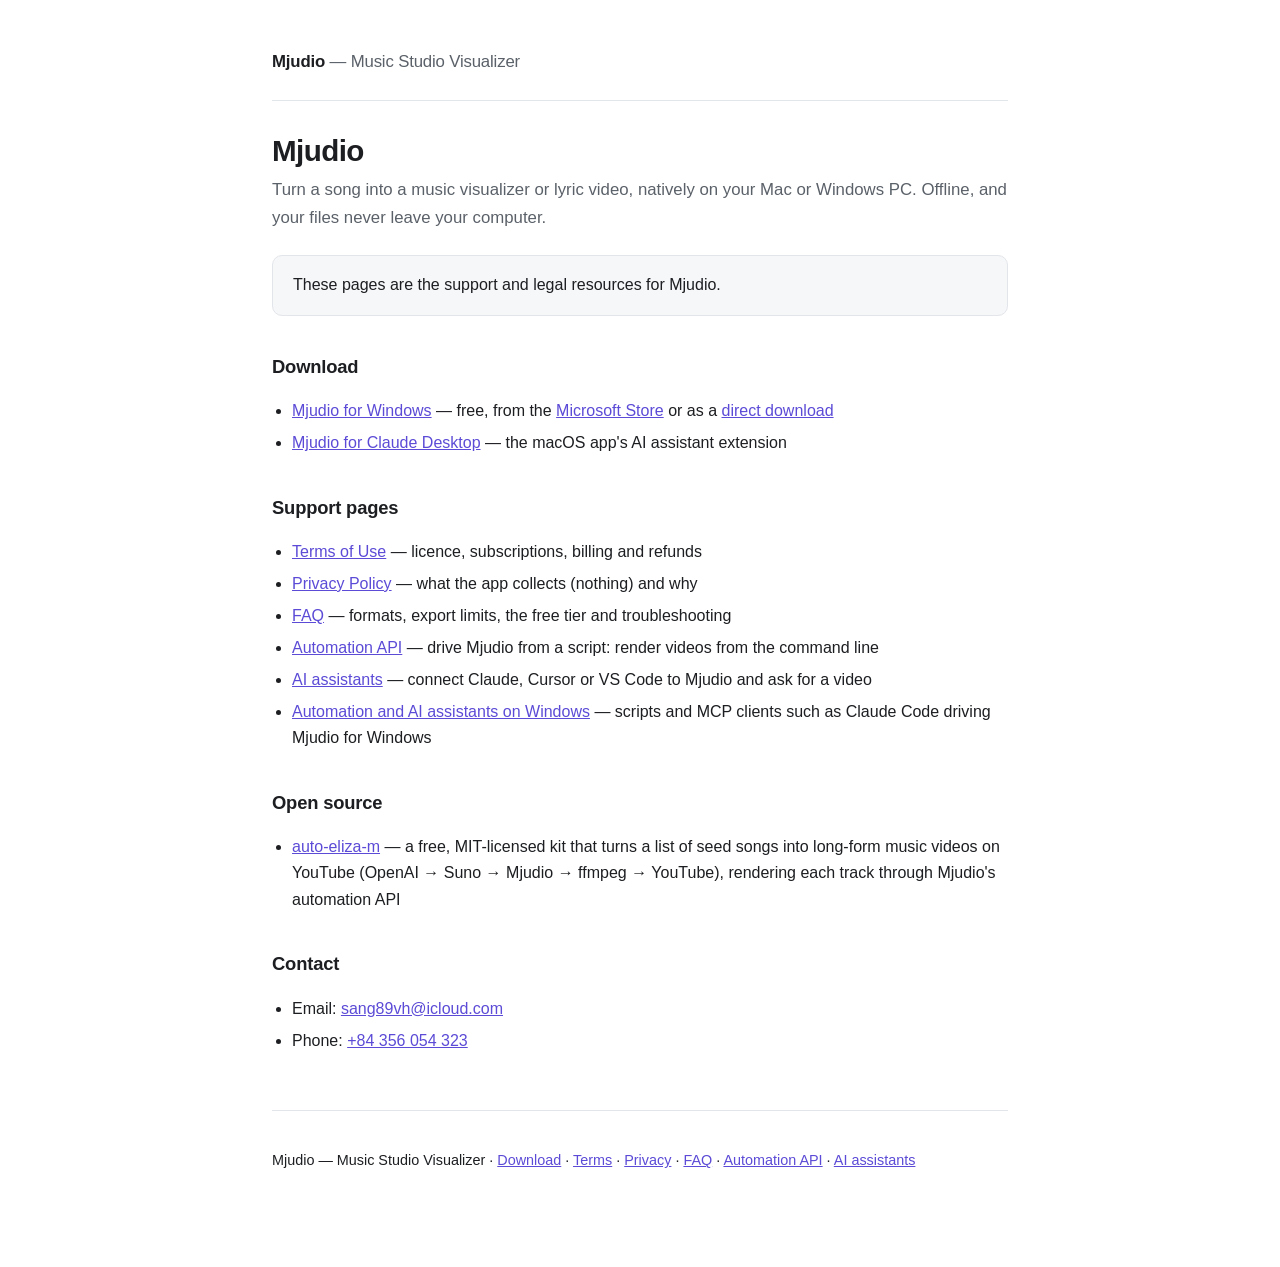
<file: index.html>
<!doctype html>
<html lang="en">
<head>
<meta charset="utf-8">
<meta name="viewport" content="width=device-width, initial-scale=1">
<title>Mjudio — Music Studio Visualizer</title>
<link rel="stylesheet" href="style.css">
</head>
<body>
<div class="wrap">

<header>
  <a class="brand" href="./">Mjudio <span>— Music Studio Visualizer</span></a>
</header>

<h1>Mjudio</h1>
<p class="lede">Turn a song into a music visualizer or lyric video, natively on your Mac or Windows PC.
Offline, and your files never leave your computer.</p>

<div class="card">
  <p>These pages are the support and legal resources for Mjudio.</p>
</div>

<h2>Download</h2>
<ul>
  <li><a href="windows/">Mjudio for Windows</a> — free, from the
      <a href="https://apps.microsoft.com/detail/9NR6K8Z525C0">Microsoft Store</a> or as a
      <a href="downloads/">direct download</a></li>
  <li><a href="downloads/Mjudio.mcpb">Mjudio for Claude Desktop</a> — the macOS app's AI assistant extension</li>
</ul>

<h2>Support pages</h2>
<ul>
  <li><a href="terms/">Terms of Use</a> — licence, subscriptions, billing and refunds</li>
  <li><a href="privacy/">Privacy Policy</a> — what the app collects (nothing) and why</li>
  <li><a href="faq/">FAQ</a> — formats, export limits, the free tier and troubleshooting</li>
  <li><a href="tutorial/">Automation API</a> — drive Mjudio from a script: render videos from the command line</li>
  <li><a href="mcp/">AI assistants</a> — connect Claude, Cursor or VS Code to Mjudio and ask for a video</li>
  <li><a href="windows/automation/">Automation and AI assistants on Windows</a> — scripts and MCP
      clients such as Claude Code driving Mjudio for Windows</li>
</ul>

<h2>Open source</h2>
<ul>
  <li><a href="https://github.com/sang89vh/auto-eliza-m">auto-eliza-m</a> — a free, MIT-licensed kit
      that turns a list of seed songs into long-form music videos on YouTube (OpenAI → Suno →
      Mjudio → ffmpeg → YouTube), rendering each track through Mjudio's automation API</li>
</ul>

<h2>Contact</h2>
<ul>
  <li>Email: <a href="mailto:sang89vh@icloud.com">sang89vh@icloud.com</a></li>
  <li>Phone: <a href="tel:+84356054323">+84 356 054 323</a></li>
</ul>

<footer>
  <p>Mjudio — Music Studio Visualizer ·
     <a href="downloads/">Download</a> ·
     <a href="terms/">Terms</a> ·
     <a href="privacy/">Privacy</a> ·
     <a href="faq/">FAQ</a> ·
     <a href="tutorial/">Automation API</a> ·
     <a href="mcp/">AI assistants</a></p>
</footer>

</div>
</body>
</html>
</file>
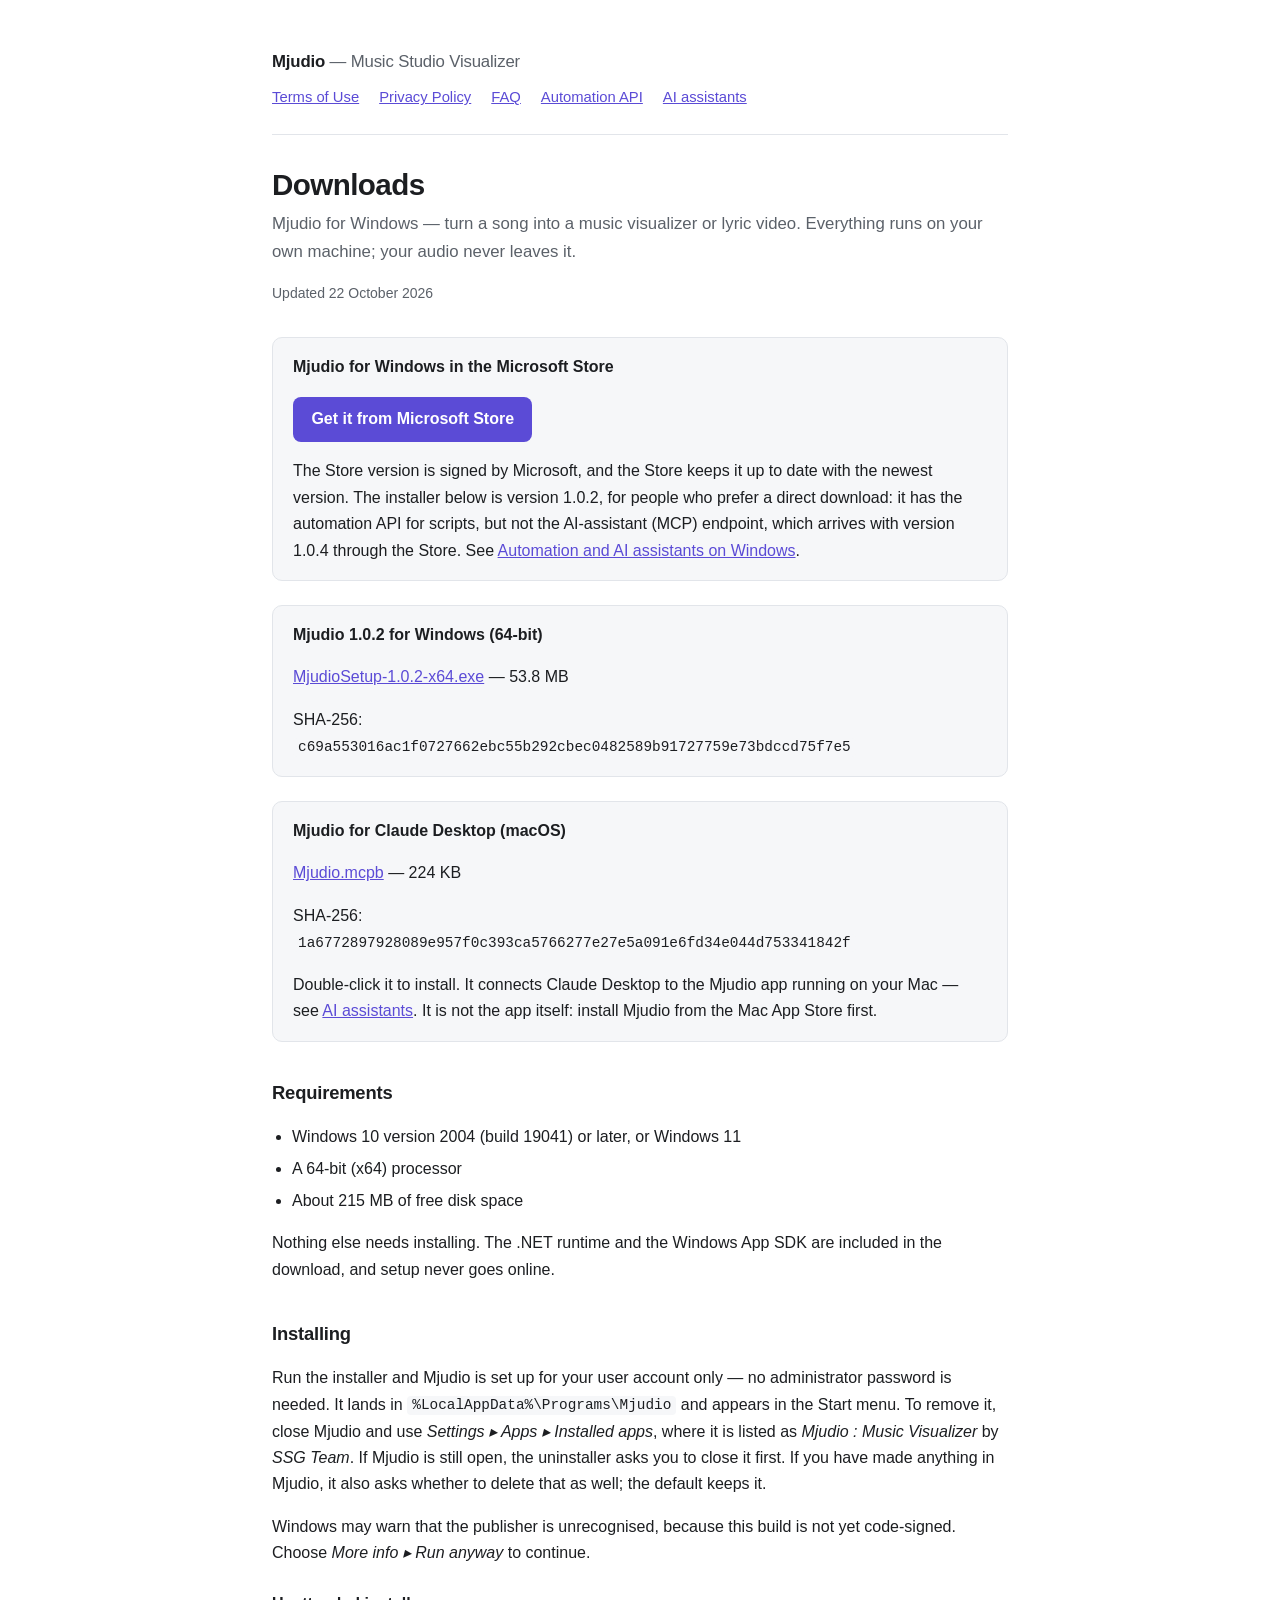
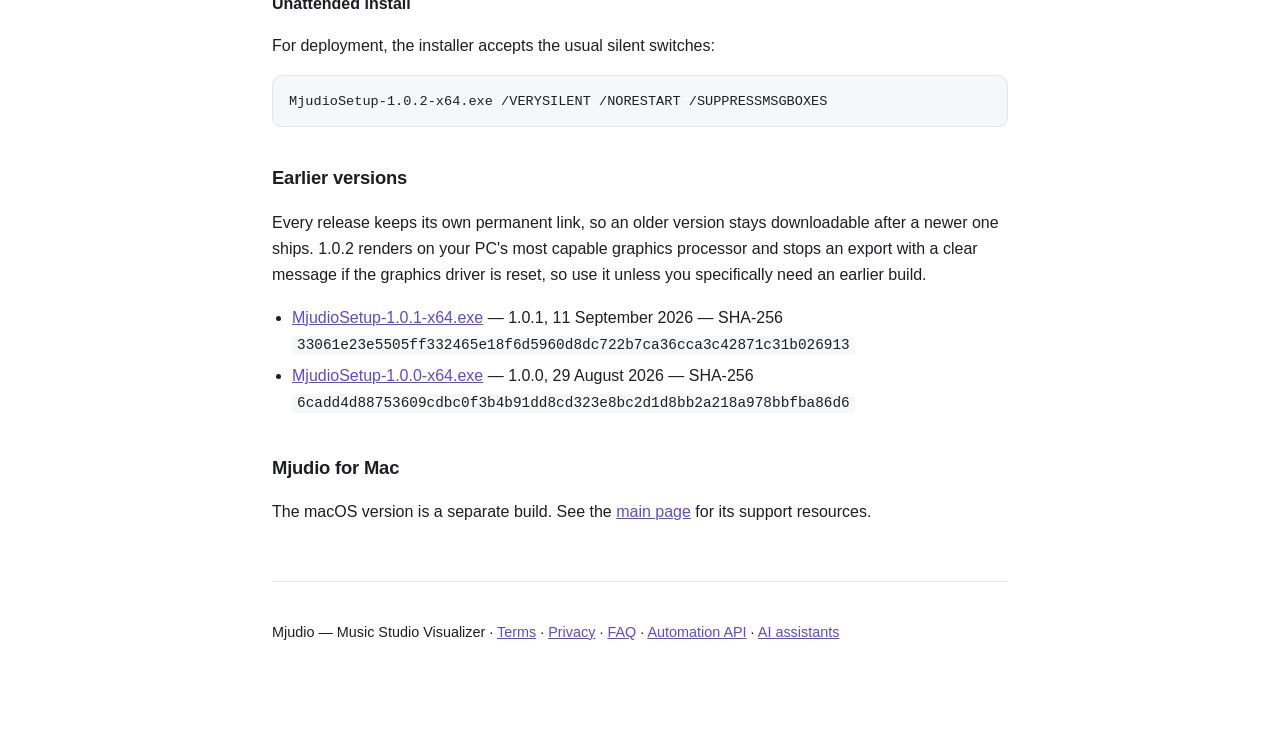
<file: downloads/index.html>
<!doctype html>
<html lang="en">
<head>
<meta charset="utf-8">
<meta name="viewport" content="width=device-width, initial-scale=1">
<title>Downloads — Mjudio</title>
<link rel="stylesheet" href="../style.css">
</head>
<body>
<div class="wrap">

<header>
  <a class="brand" href="../">Mjudio <span>— Music Studio Visualizer</span></a>
  <nav class="pages">
    <a href="../terms/">Terms of Use</a>
    <a href="../privacy/">Privacy Policy</a>
    <a href="../faq/">FAQ</a>
    <a href="../tutorial/">Automation API</a>
    <a href="../mcp/">AI assistants</a>
  </nav>
</header>

<h1>Downloads</h1>
<p class="lede">Mjudio for Windows — turn a song into a music visualizer or lyric video.
Everything runs on your own machine; your audio never leaves it.</p>
<p class="updated">Updated 22 October 2026</p>

<div class="card">
  <p><strong>Mjudio for Windows in the Microsoft Store</strong></p>
  <p><a class="button" href="https://apps.microsoft.com/detail/9NR6K8Z525C0">Get it from Microsoft Store</a></p>
  <p>The Store version is signed by Microsoft, and the Store keeps it up to date with the
     newest version. The installer below is version 1.0.2, for people who prefer a direct
     download: it has the automation API for scripts, but not the AI-assistant (MCP) endpoint,
     which arrives with version 1.0.4 through the Store. See
     <a href="../windows/automation/">Automation and AI assistants on Windows</a>.</p>
</div>

<div class="card">
  <p><strong>Mjudio 1.0.2 for Windows (64-bit)</strong></p>
  <p><a href="1.0.2/MjudioSetup-1.0.2-x64.exe">MjudioSetup-1.0.2-x64.exe</a> — 53.8 MB</p>
  <p>SHA-256:<br>
     <code>c69a553016ac1f0727662ebc55b292cbec0482589b91727759e73bdccd75f7e5</code></p>
</div>

<div class="card">
  <p><strong>Mjudio for Claude Desktop (macOS)</strong></p>
  <p><a href="Mjudio.mcpb">Mjudio.mcpb</a> — 224 KB</p>
  <p>SHA-256:<br>
     <code>1a6772897928089e957f0c393ca5766277e27e5a091e6fd34e044d753341842f</code></p>
  <p>Double-click it to install. It connects Claude Desktop to the Mjudio app running on your
     Mac — see <a href="../mcp/">AI assistants</a>. It is not the app itself: install Mjudio
     from the Mac App Store first.</p>
</div>

<h2>Requirements</h2>
<ul>
  <li>Windows 10 version 2004 (build 19041) or later, or Windows 11</li>
  <li>A 64-bit (x64) processor</li>
  <li>About 215 MB of free disk space</li>
</ul>
<p>Nothing else needs installing. The .NET runtime and the Windows App SDK are included in the
   download, and setup never goes online.</p>

<h2>Installing</h2>
<p>Run the installer and Mjudio is set up for your user account only — no administrator password
   is needed. It lands in <code>%LocalAppData%\Programs\Mjudio</code> and appears in the Start menu.
   To remove it, close Mjudio and use <em>Settings ▸ Apps ▸ Installed apps</em>, where it is listed
   as <em>Mjudio : Music Visualizer</em> by <em>SSG Team</em>. If Mjudio is still open, the
   uninstaller asks you to close it first. If you have made anything in Mjudio, it also asks
   whether to delete that as well; the default keeps it.</p>
<p>Windows may warn that the publisher is unrecognised, because this build is not yet
   code-signed. Choose <em>More info ▸ Run anyway</em> to continue.</p>

<h3>Unattended install</h3>
<p>For deployment, the installer accepts the usual silent switches:</p>
<pre><code>MjudioSetup-1.0.2-x64.exe /VERYSILENT /NORESTART /SUPPRESSMSGBOXES</code></pre>

<h2>Earlier versions</h2>
<p>Every release keeps its own permanent link, so an older version stays downloadable after a
   newer one ships. 1.0.2 renders on your PC's most capable graphics processor and stops an export
   with a clear message if the graphics driver is reset, so use it unless you specifically need an
   earlier build.</p>
<ul>
  <li><a href="1.0.1/MjudioSetup-1.0.1-x64.exe">MjudioSetup-1.0.1-x64.exe</a> — 1.0.1, 11 September
      2026 — SHA-256 <code>33061e23e5505ff332465e18f6d5960d8dc722b7ca36cca3c42871c31b026913</code></li>
  <li><a href="1.0.0/MjudioSetup-1.0.0-x64.exe">MjudioSetup-1.0.0-x64.exe</a> — 1.0.0, 29 August
      2026 — SHA-256 <code>6cadd4d88753609cdbc0f3b4b91dd8cd323e8bc2d1d8bb2a218a978bbfba86d6</code></li>
</ul>

<h2>Mjudio for Mac</h2>
<p>The macOS version is a separate build. See the <a href="../">main page</a> for its support
   resources.</p>

<footer>
  <p>Mjudio — Music Studio Visualizer ·
     <a href="../terms/">Terms</a> ·
     <a href="../privacy/">Privacy</a> ·
     <a href="../faq/">FAQ</a> ·
     <a href="../tutorial/">Automation API</a> ·
     <a href="../mcp/">AI assistants</a></p>
</footer>

</div>
</body>
</html>
</file>
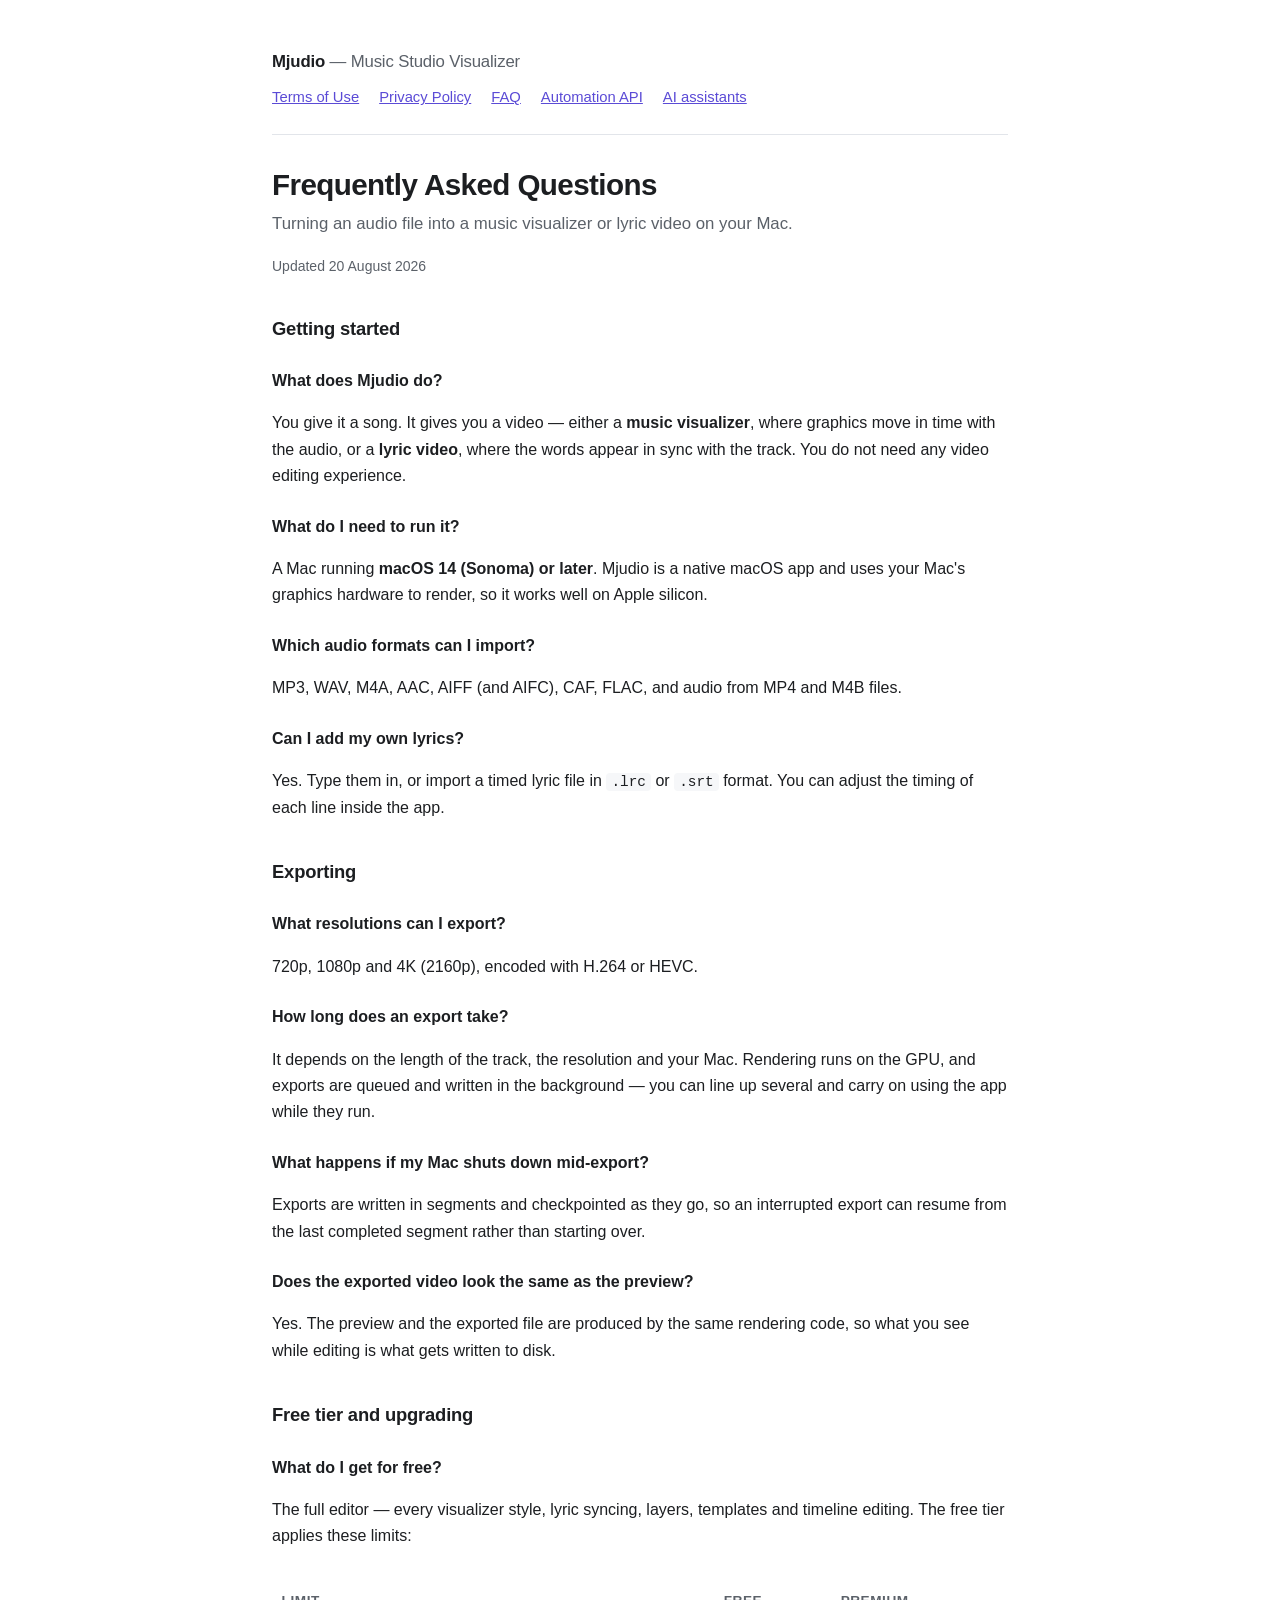
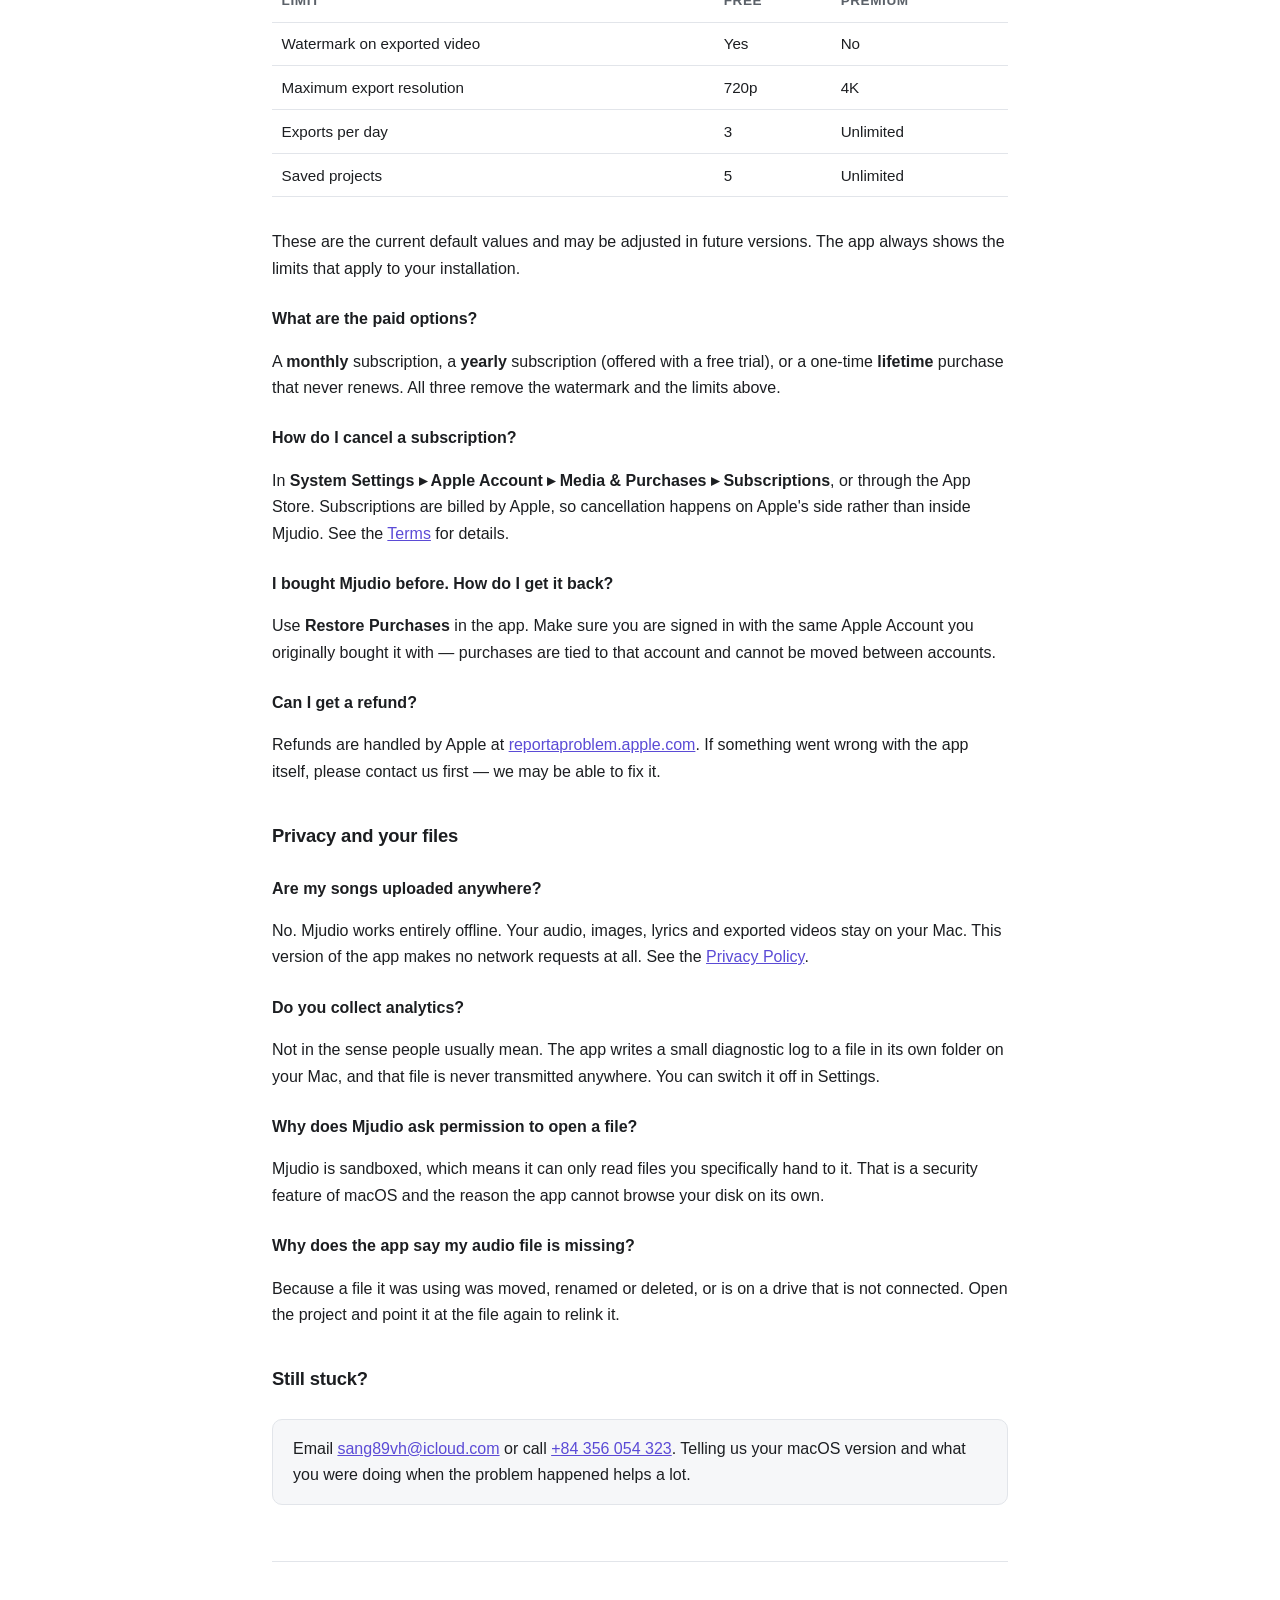
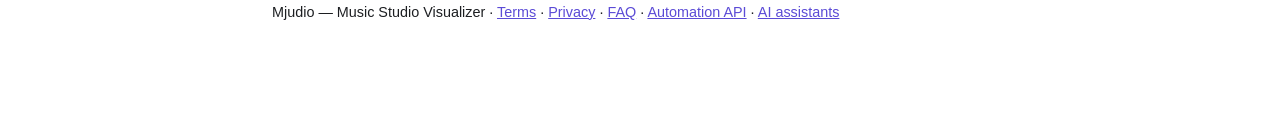
<file: faq/index.html>
<!doctype html>
<html lang="en">
<head>
<meta charset="utf-8">
<meta name="viewport" content="width=device-width, initial-scale=1">
<title>FAQ — Mjudio</title>
<link rel="stylesheet" href="../style.css">
</head>
<body>
<div class="wrap">

<header>
  <a class="brand" href="../">Mjudio <span>— Music Studio Visualizer</span></a>
  <nav class="pages">
    <a href="../terms/">Terms of Use</a>
    <a href="../privacy/">Privacy Policy</a>
    <a href="../faq/">FAQ</a>
    <a href="../tutorial/">Automation API</a>
    <a href="../mcp/">AI assistants</a>
  </nav>
</header>

<h1>Frequently Asked Questions</h1>
<p class="lede">Turning an audio file into a music visualizer or lyric video on your Mac.</p>
<p class="updated">Updated 20 August 2026</p>

<h2>Getting started</h2>

<h3>What does Mjudio do?</h3>
<p>You give it a song. It gives you a video — either a <strong>music visualizer</strong>, where
graphics move in time with the audio, or a <strong>lyric video</strong>, where the words appear
in sync with the track. You do not need any video editing experience.</p>

<h3>What do I need to run it?</h3>
<p>A Mac running <strong>macOS 14 (Sonoma) or later</strong>. Mjudio is a native macOS app and
uses your Mac's graphics hardware to render, so it works well on Apple silicon.</p>

<h3>Which audio formats can I import?</h3>
<p>MP3, WAV, M4A, AAC, AIFF (and AIFC), CAF, FLAC, and audio from MP4 and M4B files.</p>

<h3>Can I add my own lyrics?</h3>
<p>Yes. Type them in, or import a timed lyric file in <code>.lrc</code> or <code>.srt</code>
format. You can adjust the timing of each line inside the app.</p>

<h2>Exporting</h2>

<h3>What resolutions can I export?</h3>
<p>720p, 1080p and 4K (2160p), encoded with H.264 or HEVC.</p>

<h3>How long does an export take?</h3>
<p>It depends on the length of the track, the resolution and your Mac. Rendering runs on the
GPU, and exports are queued and written in the background — you can line up several and carry
on using the app while they run.</p>

<h3>What happens if my Mac shuts down mid-export?</h3>
<p>Exports are written in segments and checkpointed as they go, so an interrupted export can
resume from the last completed segment rather than starting over.</p>

<h3>Does the exported video look the same as the preview?</h3>
<p>Yes. The preview and the exported file are produced by the same rendering code, so what
you see while editing is what gets written to disk.</p>

<h2>Free tier and upgrading</h2>

<h3>What do I get for free?</h3>
<p>The full editor — every visualizer style, lyric syncing, layers, templates and timeline
editing. The free tier applies these limits:</p>
<div class="tablewrap">
<table>
  <tr><th>Limit</th><th>Free</th><th>Premium</th></tr>
  <tr><td>Watermark on exported video</td><td>Yes</td><td>No</td></tr>
  <tr><td>Maximum export resolution</td><td>720p</td><td>4K</td></tr>
  <tr><td>Exports per day</td><td>3</td><td>Unlimited</td></tr>
  <tr><td>Saved projects</td><td>5</td><td>Unlimited</td></tr>
</table>
</div>
<p>These are the current default values and may be adjusted in future versions. The app always
shows the limits that apply to your installation.</p>

<h3>What are the paid options?</h3>
<p>A <strong>monthly</strong> subscription, a <strong>yearly</strong> subscription (offered with
a free trial), or a one-time <strong>lifetime</strong> purchase that never renews. All three
remove the watermark and the limits above.</p>

<h3>How do I cancel a subscription?</h3>
<p>In <strong>System Settings ▸ Apple Account ▸ Media &amp; Purchases ▸ Subscriptions</strong>,
or through the App Store. Subscriptions are billed by Apple, so cancellation happens on
Apple's side rather than inside Mjudio. See the <a href="../terms/">Terms</a> for details.</p>

<h3>I bought Mjudio before. How do I get it back?</h3>
<p>Use <strong>Restore Purchases</strong> in the app. Make sure you are signed in with the same
Apple Account you originally bought it with — purchases are tied to that account and cannot be
moved between accounts.</p>

<h3>Can I get a refund?</h3>
<p>Refunds are handled by Apple at
<a href="https://reportaproblem.apple.com">reportaproblem.apple.com</a>. If something went
wrong with the app itself, please contact us first — we may be able to fix it.</p>

<h2>Privacy and your files</h2>

<h3>Are my songs uploaded anywhere?</h3>
<p>No. Mjudio works entirely offline. Your audio, images, lyrics and exported videos stay on
your Mac. This version of the app makes no network requests at all. See the
<a href="../privacy/">Privacy Policy</a>.</p>

<h3>Do you collect analytics?</h3>
<p>Not in the sense people usually mean. The app writes a small diagnostic log to a file in its
own folder on your Mac, and that file is never transmitted anywhere. You can switch it off in
Settings.</p>

<h3>Why does Mjudio ask permission to open a file?</h3>
<p>Mjudio is sandboxed, which means it can only read files you specifically hand to it. That is
a security feature of macOS and the reason the app cannot browse your disk on its own.</p>

<h3>Why does the app say my audio file is missing?</h3>
<p>Because a file it was using was moved, renamed or deleted, or is on a drive that is not
connected. Open the project and point it at the file again to relink it.</p>

<h2>Still stuck?</h2>
<div class="card">
  <p>Email <a href="mailto:sang89vh@icloud.com">sang89vh@icloud.com</a> or call
  <a href="tel:+84356054323">+84 356 054 323</a>. Telling us your macOS version and what you
  were doing when the problem happened helps a lot.</p>
</div>

<footer>
  <p>Mjudio — Music Studio Visualizer ·
     <a href="../terms/">Terms</a> ·
     <a href="../privacy/">Privacy</a> ·
     <a href="../faq/">FAQ</a> ·
     <a href="../tutorial/">Automation API</a> ·
     <a href="../mcp/">AI assistants</a></p>
</footer>

</div>
</body>
</html>
</file>
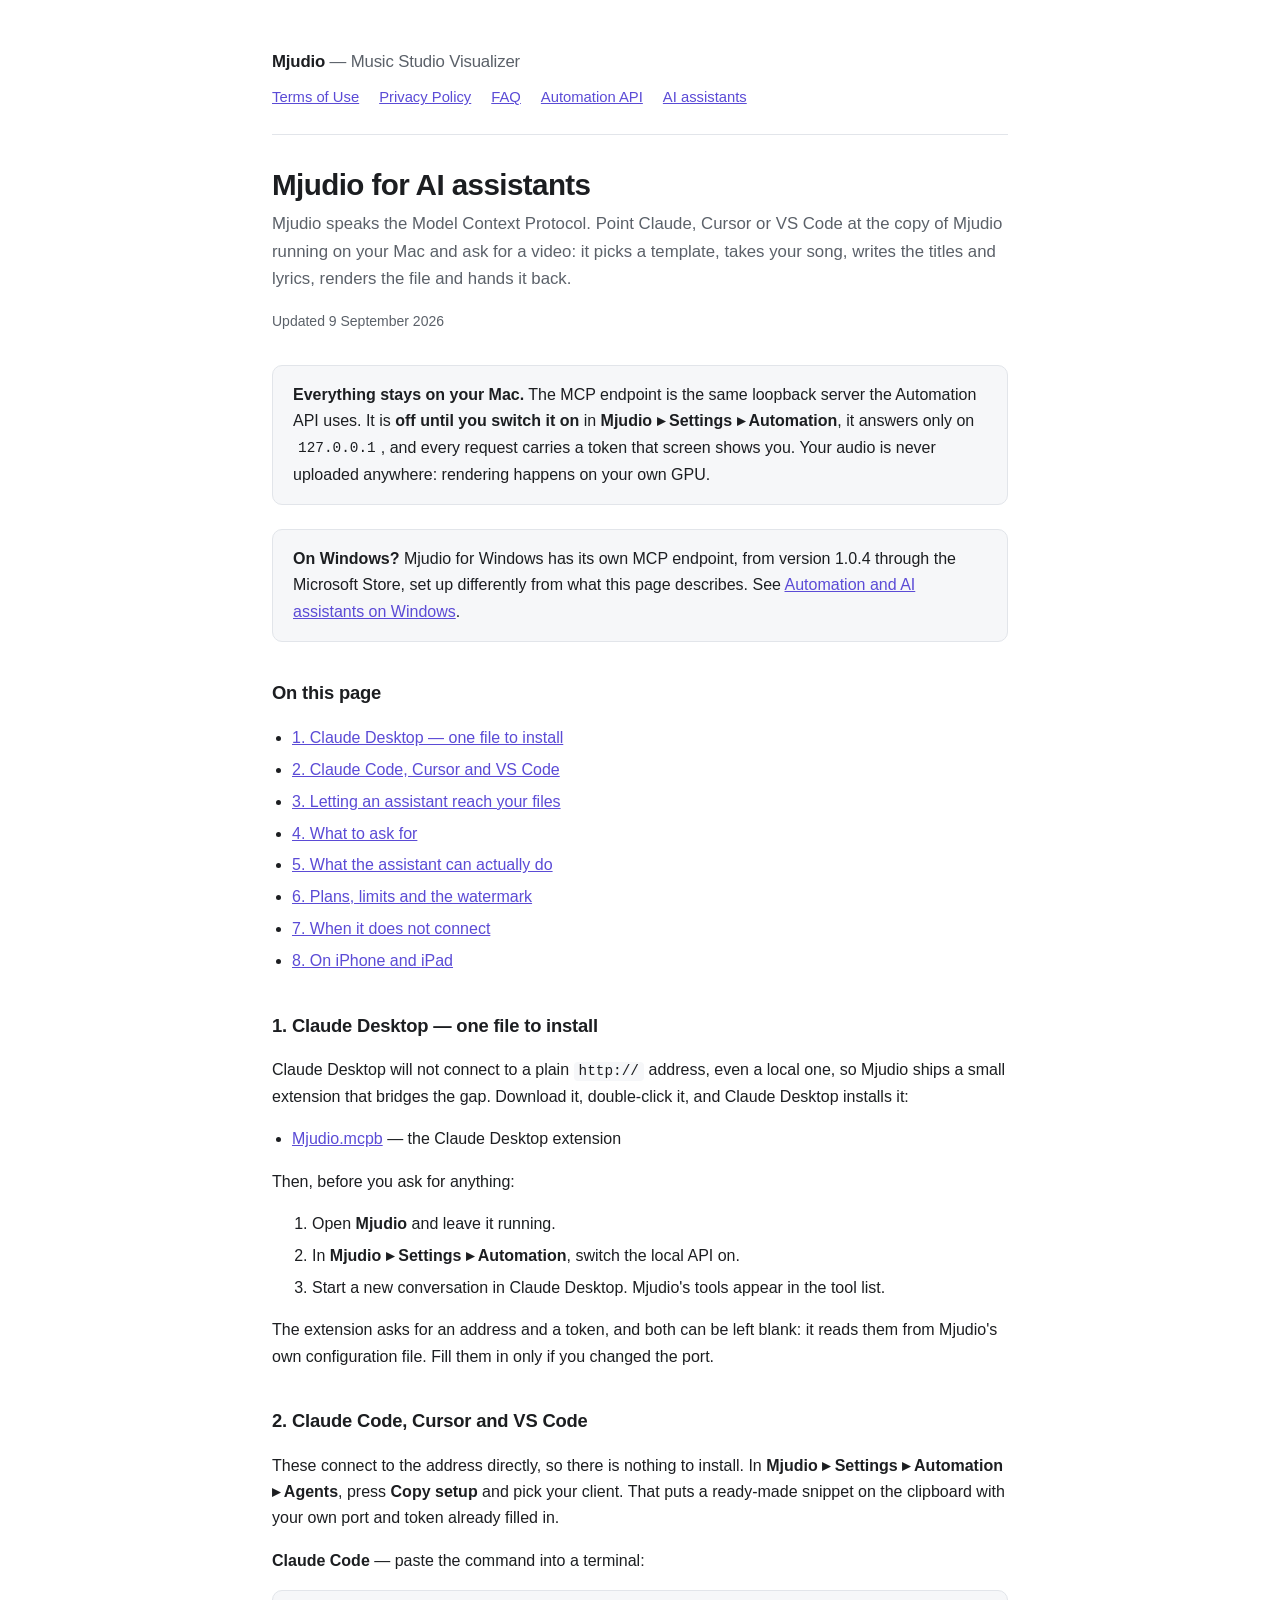
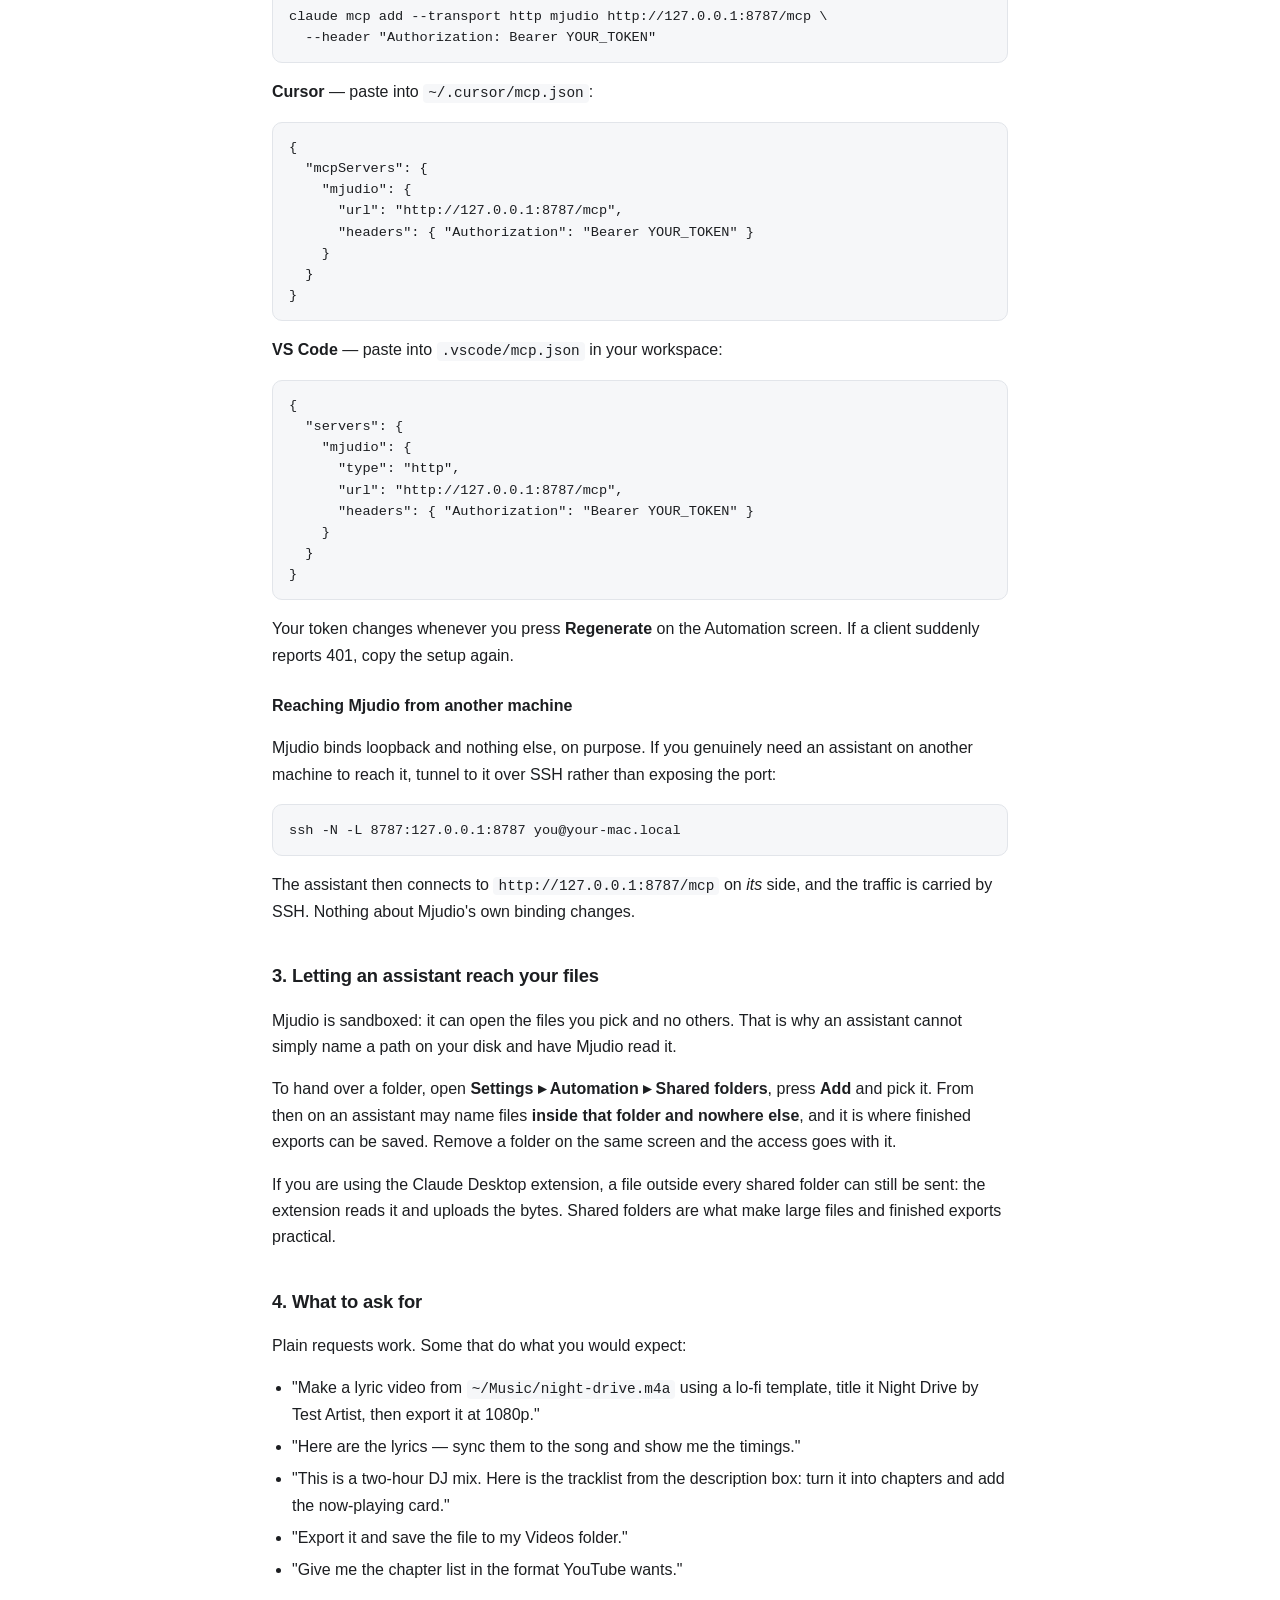
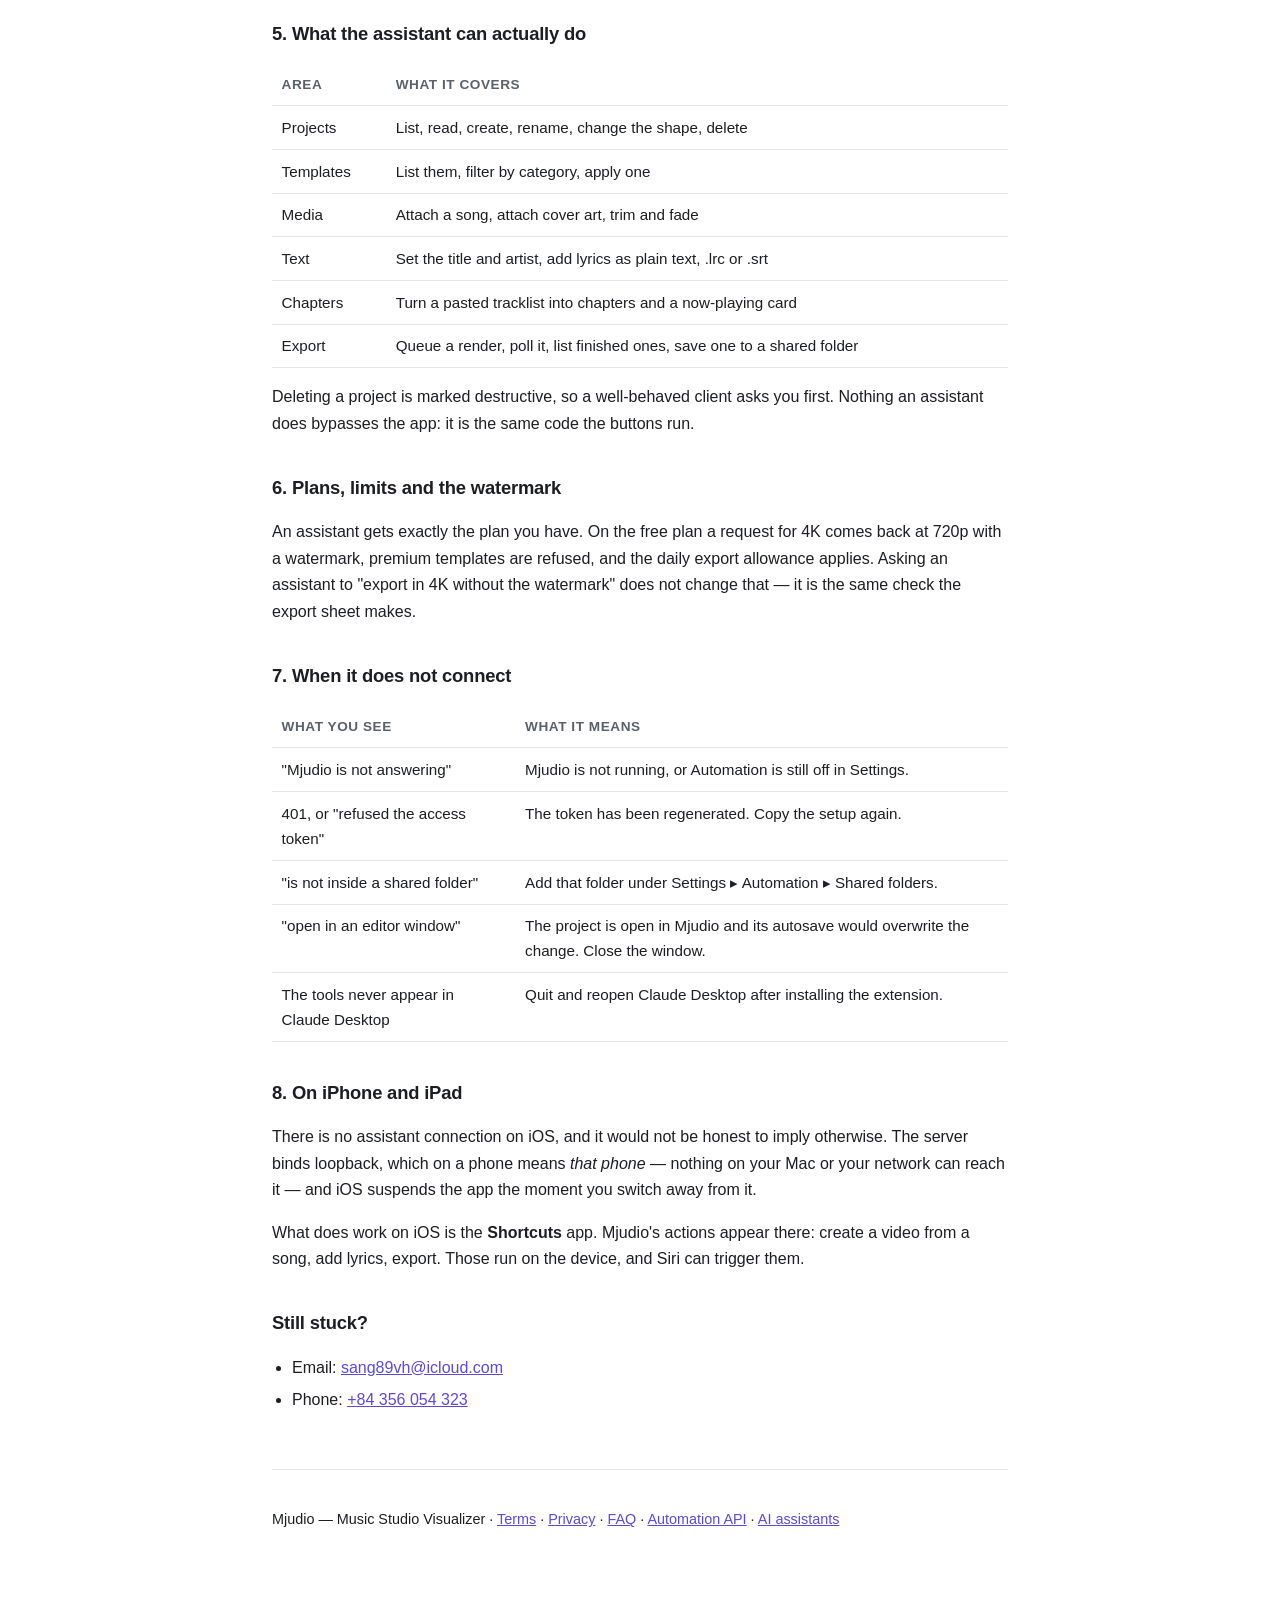
<file: mcp/index.html>
<!doctype html>
<html lang="en">
<head>
<meta charset="utf-8">
<meta name="viewport" content="width=device-width, initial-scale=1">
<title>Mjudio for AI assistants — Mjudio</title>
<link rel="stylesheet" href="../style.css">
</head>
<body>
<div class="wrap">

<header>
  <a class="brand" href="../">Mjudio <span>— Music Studio Visualizer</span></a>
  <nav class="pages">
    <a href="../terms/">Terms of Use</a>
    <a href="../privacy/">Privacy Policy</a>
    <a href="../faq/">FAQ</a>
    <a href="../tutorial/">Automation API</a>
    <a href="../mcp/">AI assistants</a>
  </nav>
</header>

<h1>Mjudio for AI assistants</h1>
<p class="lede">Mjudio speaks the Model Context Protocol. Point Claude, Cursor or VS Code at the
copy of Mjudio running on your Mac and ask for a video: it picks a template, takes your song,
writes the titles and lyrics, renders the file and hands it back.</p>
<p class="updated">Updated 9 September 2026</p>

<div class="card">
  <p><strong>Everything stays on your Mac.</strong> The MCP endpoint is the same loopback
  server the Automation API uses. It is <strong>off until you switch it on</strong> in
  <strong>Mjudio ▸ Settings ▸ Automation</strong>, it answers only on <code>127.0.0.1</code>,
  and every request carries a token that screen shows you. Your audio is never uploaded
  anywhere: rendering happens on your own GPU.</p>
</div>

<div class="card">
  <p><strong>On Windows?</strong> Mjudio for Windows has its own MCP endpoint, from version 1.0.4
  through the Microsoft Store, set up differently from what this page describes. See
  <a href="../windows/automation/">Automation and AI assistants on Windows</a>.</p>
</div>

<h2>On this page</h2>
<ul>
  <li><a href="#claude-desktop">1. Claude Desktop — one file to install</a></li>
  <li><a href="#claude-code">2. Claude Code, Cursor and VS Code</a></li>
  <li><a href="#folders">3. Letting an assistant reach your files</a></li>
  <li><a href="#ask">4. What to ask for</a></li>
  <li><a href="#tools">5. What the assistant can actually do</a></li>
  <li><a href="#limits">6. Plans, limits and the watermark</a></li>
  <li><a href="#trouble">7. When it does not connect</a></li>
  <li><a href="#iphone">8. On iPhone and iPad</a></li>
</ul>

<h2 id="claude-desktop">1. Claude Desktop — one file to install</h2>

<p>Claude Desktop will not connect to a plain <code>http://</code> address, even a local one,
so Mjudio ships a small extension that bridges the gap. Download it, double-click it, and
Claude Desktop installs it:</p>

<ul>
  <li><a href="../downloads/Mjudio.mcpb">Mjudio.mcpb</a> — the Claude Desktop extension</li>
</ul>

<p>Then, before you ask for anything:</p>

<ol>
  <li>Open <strong>Mjudio</strong> and leave it running.</li>
  <li>In <strong>Mjudio ▸ Settings ▸ Automation</strong>, switch the local API on.</li>
  <li>Start a new conversation in Claude Desktop. Mjudio's tools appear in the tool list.</li>
</ol>

<p>The extension asks for an address and a token, and both can be left blank: it reads them
from Mjudio's own configuration file. Fill them in only if you changed the port.</p>

<h2 id="claude-code">2. Claude Code, Cursor and VS Code</h2>

<p>These connect to the address directly, so there is nothing to install. In
<strong>Mjudio ▸ Settings ▸ Automation ▸ Agents</strong>, press <strong>Copy setup</strong>
and pick your client. That puts a ready-made snippet on the clipboard with your own port and
token already filled in.</p>

<p><strong>Claude Code</strong> — paste the command into a terminal:</p>

<pre><code>claude mcp add --transport http mjudio http://127.0.0.1:8787/mcp \
  --header "Authorization: Bearer YOUR_TOKEN"</code></pre>

<p><strong>Cursor</strong> — paste into <code>~/.cursor/mcp.json</code>:</p>

<pre><code>{
  "mcpServers": {
    "mjudio": {
      "url": "http://127.0.0.1:8787/mcp",
      "headers": { "Authorization": "Bearer YOUR_TOKEN" }
    }
  }
}</code></pre>

<p><strong>VS Code</strong> — paste into <code>.vscode/mcp.json</code> in your workspace:</p>

<pre><code>{
  "servers": {
    "mjudio": {
      "type": "http",
      "url": "http://127.0.0.1:8787/mcp",
      "headers": { "Authorization": "Bearer YOUR_TOKEN" }
    }
  }
}</code></pre>

<p>Your token changes whenever you press <strong>Regenerate</strong> on the Automation screen.
If a client suddenly reports 401, copy the setup again.</p>

<h3>Reaching Mjudio from another machine</h3>

<p>Mjudio binds loopback and nothing else, on purpose. If you genuinely need an assistant on
another machine to reach it, tunnel to it over SSH rather than exposing the port:</p>

<pre><code>ssh -N -L 8787:127.0.0.1:8787 you@your-mac.local</code></pre>

<p>The assistant then connects to <code>http://127.0.0.1:8787/mcp</code> on <em>its</em> side,
and the traffic is carried by SSH. Nothing about Mjudio's own binding changes.</p>

<h2 id="folders">3. Letting an assistant reach your files</h2>

<p>Mjudio is sandboxed: it can open the files you pick and no others. That is why an assistant
cannot simply name a path on your disk and have Mjudio read it.</p>

<p>To hand over a folder, open <strong>Settings ▸ Automation ▸ Shared folders</strong>, press
<strong>Add</strong> and pick it. From then on an assistant may name files
<strong>inside that folder and nowhere else</strong>, and it is where finished exports can be
saved. Remove a folder on the same screen and the access goes with it.</p>

<p>If you are using the Claude Desktop extension, a file outside every shared folder can still
be sent: the extension reads it and uploads the bytes. Shared folders are what make large files
and finished exports practical.</p>

<h2 id="ask">4. What to ask for</h2>

<p>Plain requests work. Some that do what you would expect:</p>

<ul>
  <li>"Make a lyric video from <code>~/Music/night-drive.m4a</code> using a lo-fi template,
      title it Night Drive by Test Artist, then export it at 1080p."</li>
  <li>"Here are the lyrics — sync them to the song and show me the timings."</li>
  <li>"This is a two-hour DJ mix. Here is the tracklist from the description box: turn it into
      chapters and add the now-playing card."</li>
  <li>"Export it and save the file to my Videos folder."</li>
  <li>"Give me the chapter list in the format YouTube wants."</li>
</ul>

<h2 id="tools">5. What the assistant can actually do</h2>

<table>
  <tr><th>Area</th><th>What it covers</th></tr>
  <tr><td>Projects</td><td>List, read, create, rename, change the shape, delete</td></tr>
  <tr><td>Templates</td><td>List them, filter by category, apply one</td></tr>
  <tr><td>Media</td><td>Attach a song, attach cover art, trim and fade</td></tr>
  <tr><td>Text</td><td>Set the title and artist, add lyrics as plain text, .lrc or .srt</td></tr>
  <tr><td>Chapters</td><td>Turn a pasted tracklist into chapters and a now-playing card</td></tr>
  <tr><td>Export</td><td>Queue a render, poll it, list finished ones, save one to a shared folder</td></tr>
</table>

<p>Deleting a project is marked destructive, so a well-behaved client asks you first. Nothing
an assistant does bypasses the app: it is the same code the buttons run.</p>

<h2 id="limits">6. Plans, limits and the watermark</h2>

<p>An assistant gets exactly the plan you have. On the free plan a request for 4K comes back
at 720p with a watermark, premium templates are refused, and the daily export allowance
applies. Asking an assistant to "export in 4K without the watermark" does not change that —
it is the same check the export sheet makes.</p>

<h2 id="trouble">7. When it does not connect</h2>

<table>
  <tr><th>What you see</th><th>What it means</th></tr>
  <tr><td>"Mjudio is not answering"</td><td>Mjudio is not running, or Automation is still off in Settings.</td></tr>
  <tr><td>401, or "refused the access token"</td><td>The token has been regenerated. Copy the setup again.</td></tr>
  <tr><td>"is not inside a shared folder"</td><td>Add that folder under Settings ▸ Automation ▸ Shared folders.</td></tr>
  <tr><td>"open in an editor window"</td><td>The project is open in Mjudio and its autosave would overwrite the change. Close the window.</td></tr>
  <tr><td>The tools never appear in Claude Desktop</td><td>Quit and reopen Claude Desktop after installing the extension.</td></tr>
</table>

<h2 id="iphone">8. On iPhone and iPad</h2>

<p>There is no assistant connection on iOS, and it would not be honest to imply otherwise. The
server binds loopback, which on a phone means <em>that phone</em> — nothing on your Mac or your
network can reach it — and iOS suspends the app the moment you switch away from it.</p>

<p>What does work on iOS is the <strong>Shortcuts</strong> app. Mjudio's actions appear there:
create a video from a song, add lyrics, export. Those run on the device, and Siri can trigger
them.</p>

<h2>Still stuck?</h2>

<ul>
  <li>Email: <a href="mailto:sang89vh@icloud.com">sang89vh@icloud.com</a></li>
  <li>Phone: <a href="tel:+84356054323">+84 356 054 323</a></li>
</ul>

<footer>
  <p>Mjudio — Music Studio Visualizer ·
     <a href="../terms/">Terms</a> ·
     <a href="../privacy/">Privacy</a> ·
     <a href="../faq/">FAQ</a> ·
     <a href="../tutorial/">Automation API</a> ·
     <a href="../mcp/">AI assistants</a></p>
</footer>

</div>
</body>
</html>
</file>
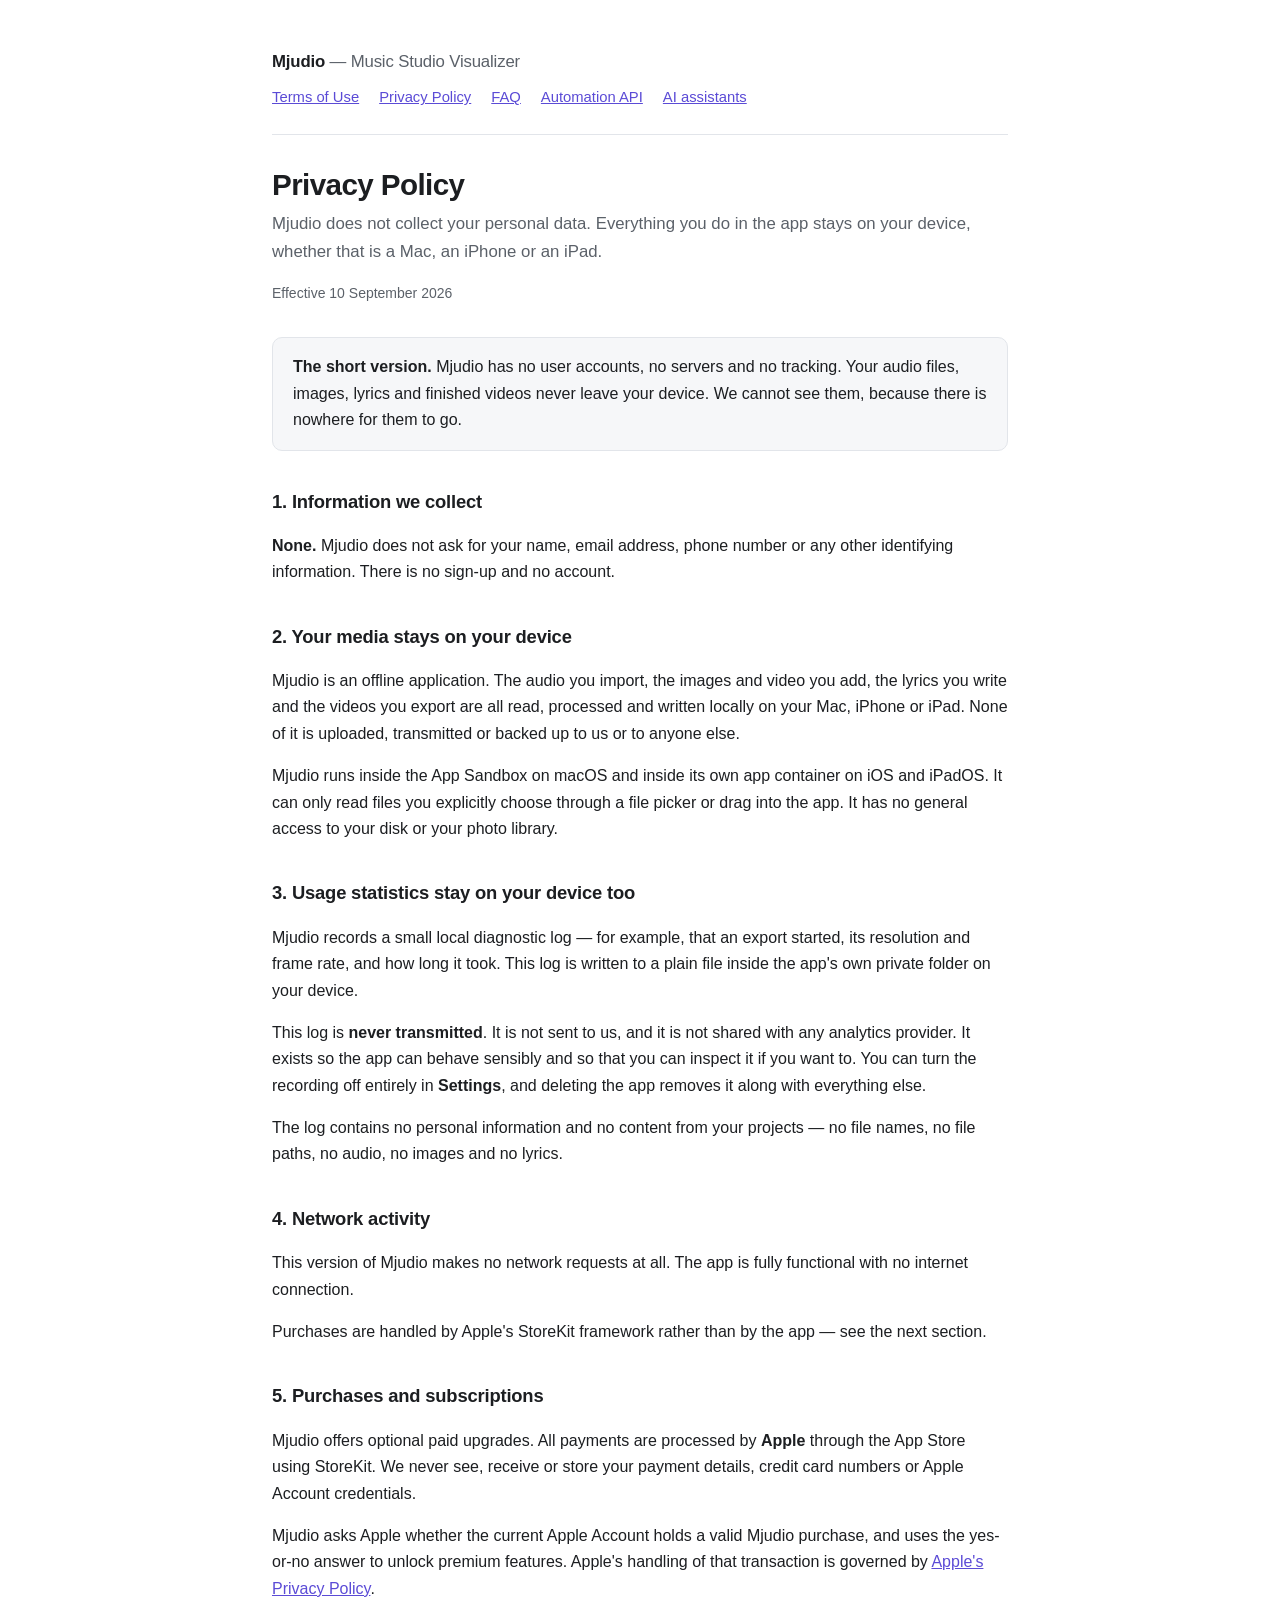
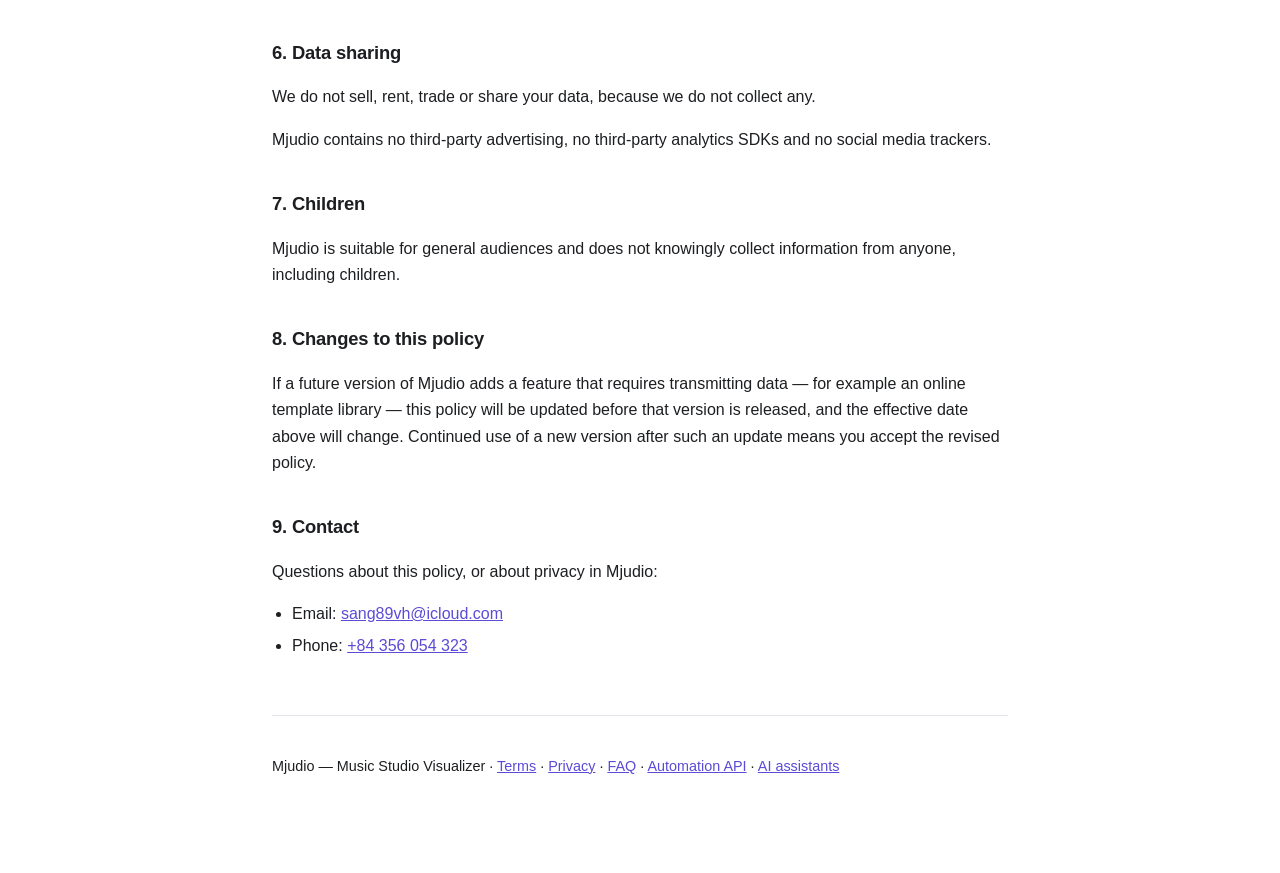
<file: privacy/index.html>
<!doctype html>
<html lang="en">
<head>
<meta charset="utf-8">
<meta name="viewport" content="width=device-width, initial-scale=1">
<title>Privacy Policy — Mjudio</title>
<link rel="stylesheet" href="../style.css">
</head>
<body>
<div class="wrap">

<header>
  <a class="brand" href="../">Mjudio <span>— Music Studio Visualizer</span></a>
  <nav class="pages">
    <a href="../terms/">Terms of Use</a>
    <a href="../privacy/">Privacy Policy</a>
    <a href="../faq/">FAQ</a>
    <a href="../tutorial/">Automation API</a>
    <a href="../mcp/">AI assistants</a>
  </nav>
</header>

<h1>Privacy Policy</h1>
<p class="lede">Mjudio does not collect your personal data. Everything you do in the app stays
on your device, whether that is a Mac, an iPhone or an iPad.</p>
<p class="updated">Effective 10 September 2026</p>

<div class="card">
  <p><strong>The short version.</strong> Mjudio has no user accounts, no servers and no
  tracking. Your audio files, images, lyrics and finished videos never leave your device.
  We cannot see them, because there is nowhere for them to go.</p>
</div>

<h2>1. Information we collect</h2>
<p><strong>None.</strong> Mjudio does not ask for your name, email address, phone number or
any other identifying information. There is no sign-up and no account.</p>

<h2>2. Your media stays on your device</h2>
<p>Mjudio is an offline application. The audio you import, the images and video you add, the
lyrics you write and the videos you export are all read, processed and written locally on
your Mac, iPhone or iPad. None of it is uploaded, transmitted or backed up to us or to anyone
else.</p>
<p>Mjudio runs inside the App Sandbox on macOS and inside its own app container on iOS and
iPadOS. It can only read files you explicitly choose through a file picker or drag into the
app. It has no general access to your disk or your photo library.</p>

<h2>3. Usage statistics stay on your device too</h2>
<p>Mjudio records a small local diagnostic log — for example, that an export started, its
resolution and frame rate, and how long it took. This log is written to a plain file inside
the app's own private folder on your device.</p>
<p>This log is <strong>never transmitted</strong>. It is not sent to us, and it is not shared
with any analytics provider. It exists so the app can behave sensibly and so that you can
inspect it if you want to. You can turn the recording off entirely in
<strong>Settings</strong>, and deleting the app removes it along with everything else.</p>
<p>The log contains no personal information and no content from your projects — no file
names, no file paths, no audio, no images and no lyrics.</p>

<h2>4. Network activity</h2>
<p>This version of Mjudio makes no network requests at all. The app is fully functional with
no internet connection.</p>
<p>Purchases are handled by Apple's StoreKit framework rather than by the app — see the next
section.</p>

<h2>5. Purchases and subscriptions</h2>
<p>Mjudio offers optional paid upgrades. All payments are processed by <strong>Apple</strong>
through the App Store using StoreKit. We never see, receive or store your payment details,
credit card numbers or Apple Account credentials.</p>
<p>Mjudio asks Apple whether the current Apple Account holds a valid Mjudio purchase, and
uses the yes-or-no answer to unlock premium features. Apple's handling of that transaction is
governed by <a href="https://www.apple.com/legal/privacy/">Apple's Privacy Policy</a>.</p>

<h2>6. Data sharing</h2>
<p>We do not sell, rent, trade or share your data, because we do not collect any.</p>
<p>Mjudio contains no third-party advertising, no third-party analytics SDKs and no social
media trackers.</p>

<h2>7. Children</h2>
<p>Mjudio is suitable for general audiences and does not knowingly collect information from
anyone, including children.</p>

<h2>8. Changes to this policy</h2>
<p>If a future version of Mjudio adds a feature that requires transmitting data — for
example an online template library — this policy will be updated before that version is
released, and the effective date above will change. Continued use of a new version after such
an update means you accept the revised policy.</p>

<h2>9. Contact</h2>
<p>Questions about this policy, or about privacy in Mjudio:</p>
<ul>
  <li>Email: <a href="mailto:sang89vh@icloud.com">sang89vh@icloud.com</a></li>
  <li>Phone: <a href="tel:+84356054323">+84 356 054 323</a></li>
</ul>

<footer>
  <p>Mjudio — Music Studio Visualizer ·
     <a href="../terms/">Terms</a> ·
     <a href="../privacy/">Privacy</a> ·
     <a href="../faq/">FAQ</a> ·
     <a href="../tutorial/">Automation API</a> ·
     <a href="../mcp/">AI assistants</a></p>
</footer>

</div>
</body>
</html>
</file>
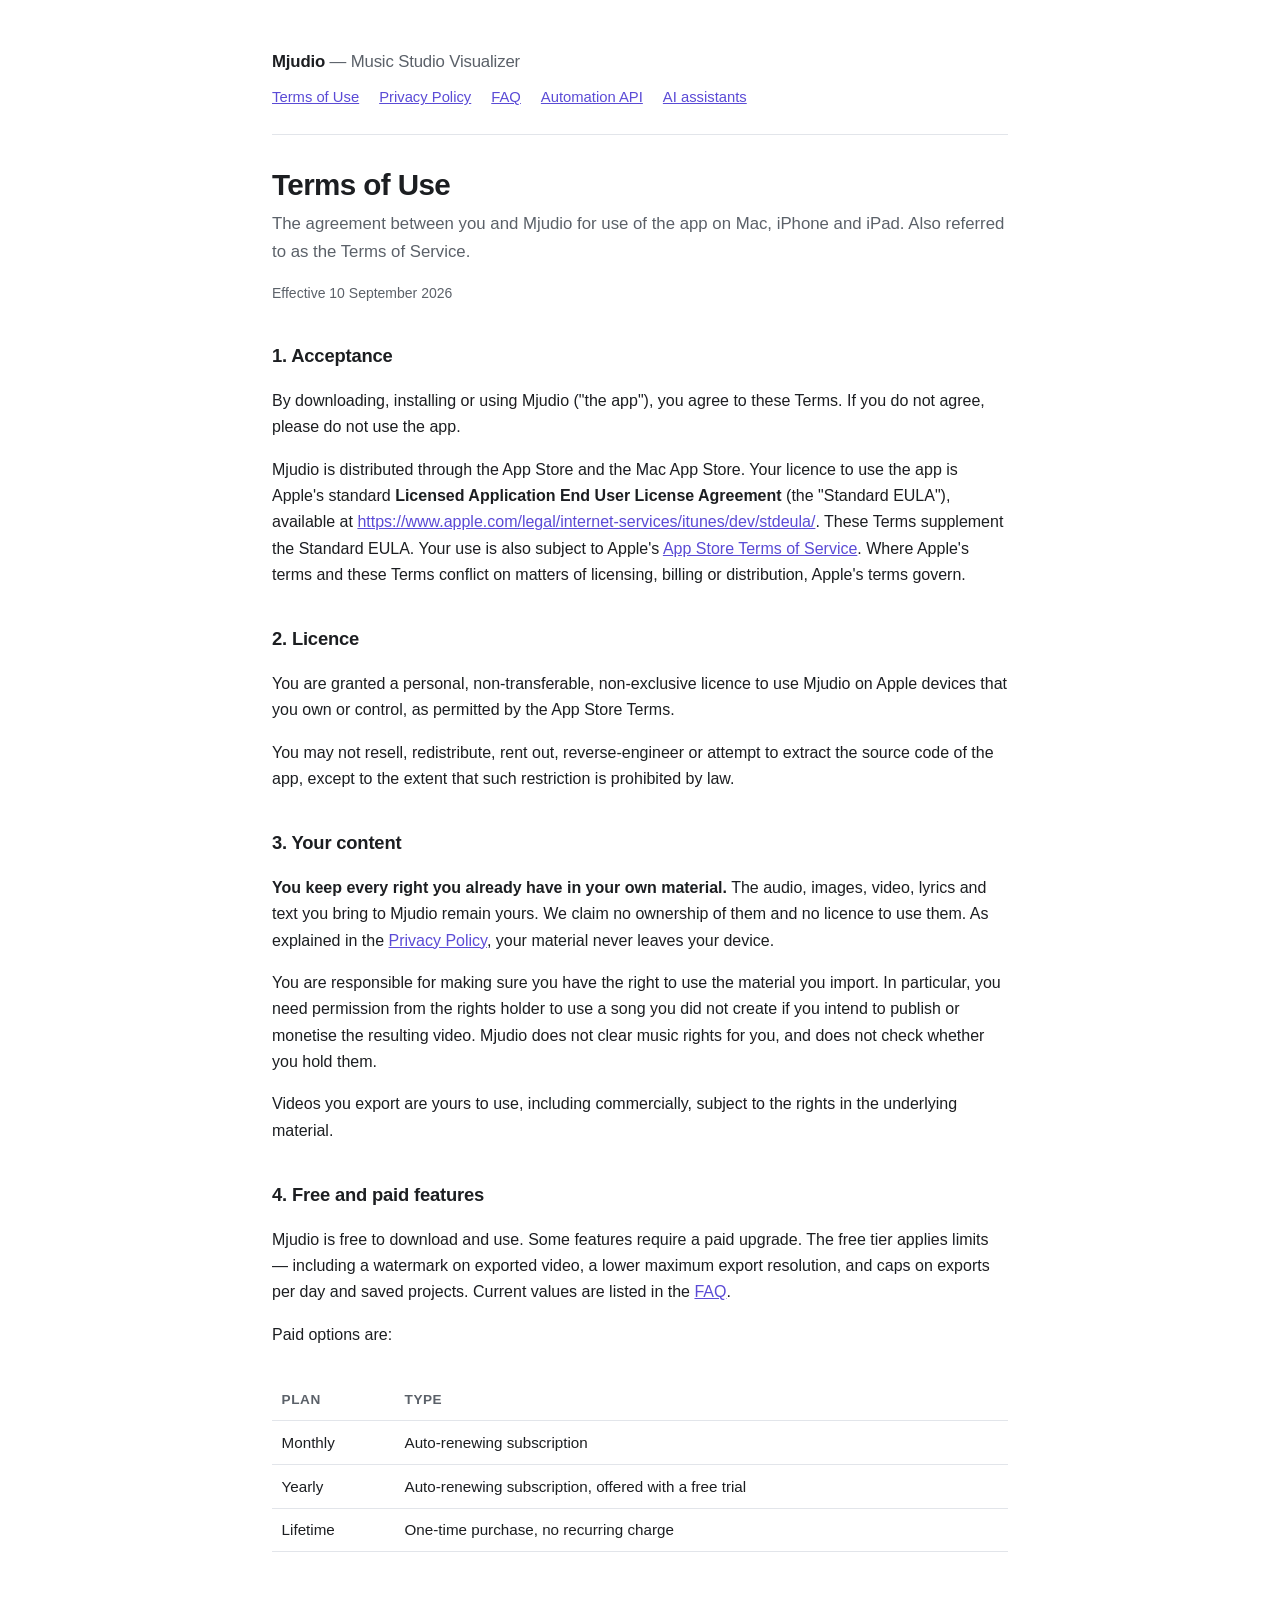
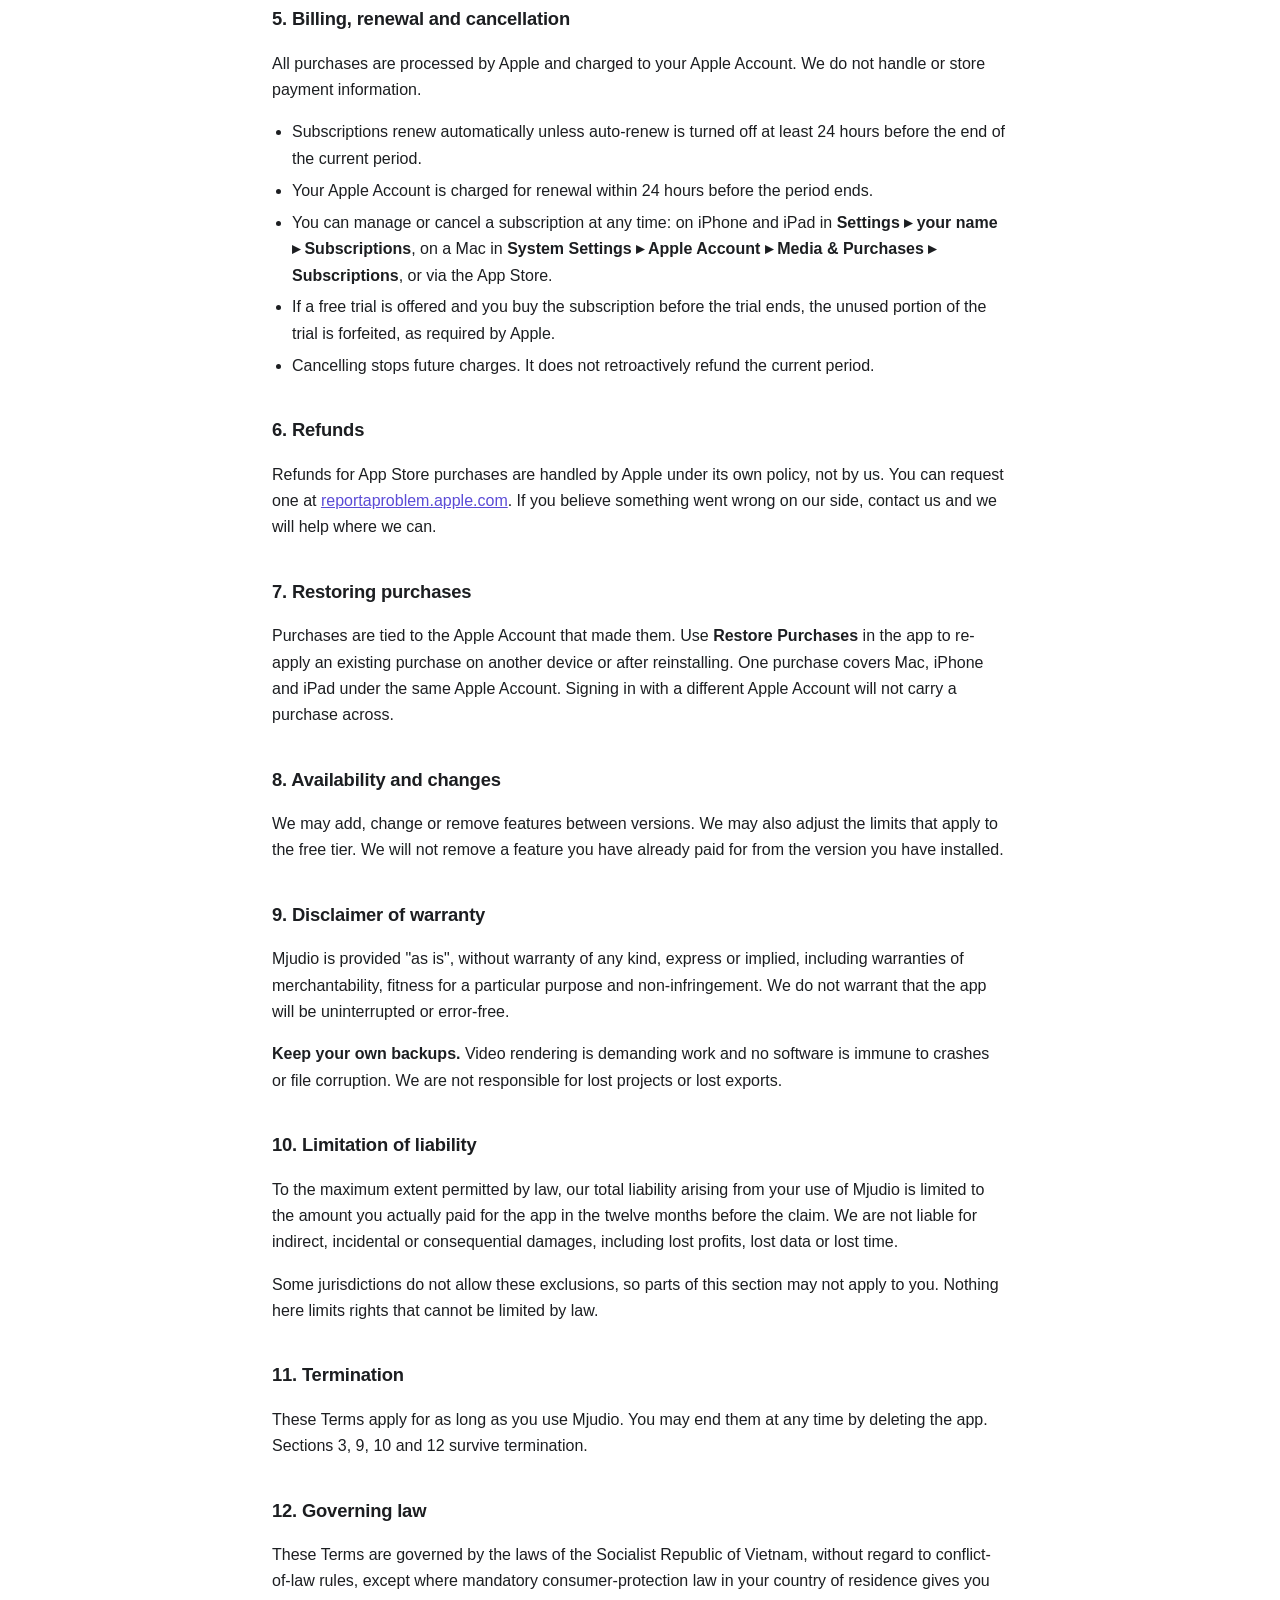
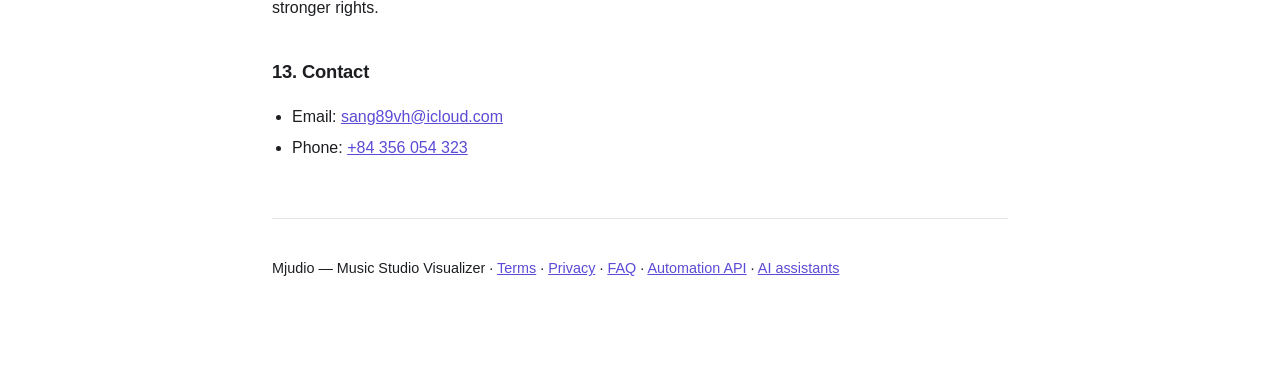
<file: terms/index.html>
<!doctype html>
<html lang="en">
<head>
<meta charset="utf-8">
<meta name="viewport" content="width=device-width, initial-scale=1">
<title>Terms of Use — Mjudio</title>
<link rel="stylesheet" href="../style.css">
</head>
<body>
<div class="wrap">

<header>
  <a class="brand" href="../">Mjudio <span>— Music Studio Visualizer</span></a>
  <nav class="pages">
    <a href="../terms/">Terms of Use</a>
    <a href="../privacy/">Privacy Policy</a>
    <a href="../faq/">FAQ</a>
    <a href="../tutorial/">Automation API</a>
    <a href="../mcp/">AI assistants</a>
  </nav>
</header>

<h1>Terms of Use</h1>
<p class="lede">The agreement between you and Mjudio for use of the app on Mac, iPhone and iPad.
Also referred to as the Terms of Service.</p>
<p class="updated">Effective 10 September 2026</p>

<h2>1. Acceptance</h2>
<p>By downloading, installing or using Mjudio ("the app"), you agree to these Terms. If you
do not agree, please do not use the app.</p>
<p>Mjudio is distributed through the App Store and the Mac App Store. Your licence to use the
app is Apple's standard <strong>Licensed Application End User License Agreement</strong> (the
"Standard EULA"), available at
<a href="https://www.apple.com/legal/internet-services/itunes/dev/stdeula/">https://www.apple.com/legal/internet-services/itunes/dev/stdeula/</a>.
These Terms supplement the Standard EULA. Your use is also subject to Apple's
<a href="https://www.apple.com/legal/internet-services/itunes/">App Store Terms of Service</a>.
Where Apple's terms and these Terms conflict on matters of licensing, billing or distribution,
Apple's terms govern.</p>

<h2>2. Licence</h2>
<p>You are granted a personal, non-transferable, non-exclusive licence to use Mjudio on Apple
devices that you own or control, as permitted by the App Store Terms.</p>
<p>You may not resell, redistribute, rent out, reverse-engineer or attempt to extract the
source code of the app, except to the extent that such restriction is prohibited by law.</p>

<h2>3. Your content</h2>
<p><strong>You keep every right you already have in your own material.</strong> The audio,
images, video, lyrics and text you bring to Mjudio remain yours. We claim no ownership of
them and no licence to use them. As explained in the
<a href="../privacy/">Privacy Policy</a>, your material never leaves your device.</p>
<p>You are responsible for making sure you have the right to use the material you import. In
particular, you need permission from the rights holder to use a song you did not create if
you intend to publish or monetise the resulting video. Mjudio does not clear music rights for
you, and does not check whether you hold them.</p>
<p>Videos you export are yours to use, including commercially, subject to the rights in the
underlying material.</p>

<h2>4. Free and paid features</h2>
<p>Mjudio is free to download and use. Some features require a paid upgrade. The free tier
applies limits — including a watermark on exported video, a lower maximum export resolution,
and caps on exports per day and saved projects. Current values are listed in the
<a href="../faq/">FAQ</a>.</p>
<p>Paid options are:</p>
<div class="tablewrap">
<table>
  <tr><th>Plan</th><th>Type</th></tr>
  <tr><td>Monthly</td><td>Auto-renewing subscription</td></tr>
  <tr><td>Yearly</td><td>Auto-renewing subscription, offered with a free trial</td></tr>
  <tr><td>Lifetime</td><td>One-time purchase, no recurring charge</td></tr>
</table>
</div>

<h2>5. Billing, renewal and cancellation</h2>
<p>All purchases are processed by Apple and charged to your Apple Account. We do not handle
or store payment information.</p>
<ul>
  <li>Subscriptions renew automatically unless auto-renew is turned off at least 24 hours
      before the end of the current period.</li>
  <li>Your Apple Account is charged for renewal within 24 hours before the period ends.</li>
  <li>You can manage or cancel a subscription at any time: on iPhone and iPad in
      <strong>Settings ▸ your name ▸ Subscriptions</strong>, on a Mac in
      <strong>System Settings ▸ Apple Account ▸ Media &amp; Purchases ▸ Subscriptions</strong>,
      or via the App Store.</li>
  <li>If a free trial is offered and you buy the subscription before the trial ends, the
      unused portion of the trial is forfeited, as required by Apple.</li>
  <li>Cancelling stops future charges. It does not retroactively refund the current period.</li>
</ul>

<h2>6. Refunds</h2>
<p>Refunds for App Store purchases are handled by Apple under its own policy, not by us. You
can request one at <a href="https://reportaproblem.apple.com">reportaproblem.apple.com</a>.
If you believe something went wrong on our side, contact us and we will help where we can.</p>

<h2>7. Restoring purchases</h2>
<p>Purchases are tied to the Apple Account that made them. Use <strong>Restore Purchases</strong>
in the app to re-apply an existing purchase on another device or after reinstalling. One
purchase covers Mac, iPhone and iPad under the same Apple Account. Signing in with a different
Apple Account will not carry a purchase across.</p>

<h2>8. Availability and changes</h2>
<p>We may add, change or remove features between versions. We may also adjust the limits that
apply to the free tier. We will not remove a feature you have already paid for from the
version you have installed.</p>

<h2>9. Disclaimer of warranty</h2>
<p>Mjudio is provided "as is", without warranty of any kind, express or implied, including
warranties of merchantability, fitness for a particular purpose and non-infringement. We do
not warrant that the app will be uninterrupted or error-free.</p>
<p><strong>Keep your own backups.</strong> Video rendering is demanding work and no software
is immune to crashes or file corruption. We are not responsible for lost projects or lost
exports.</p>

<h2>10. Limitation of liability</h2>
<p>To the maximum extent permitted by law, our total liability arising from your use of
Mjudio is limited to the amount you actually paid for the app in the twelve months before the
claim. We are not liable for indirect, incidental or consequential damages, including lost
profits, lost data or lost time.</p>
<p>Some jurisdictions do not allow these exclusions, so parts of this section may not apply
to you. Nothing here limits rights that cannot be limited by law.</p>

<h2>11. Termination</h2>
<p>These Terms apply for as long as you use Mjudio. You may end them at any time by deleting
the app. Sections 3, 9, 10 and 12 survive termination.</p>

<h2>12. Governing law</h2>
<p>These Terms are governed by the laws of the Socialist Republic of Vietnam, without regard
to conflict-of-law rules, except where mandatory consumer-protection law in your country of
residence gives you stronger rights.</p>

<h2>13. Contact</h2>
<ul>
  <li>Email: <a href="mailto:sang89vh@icloud.com">sang89vh@icloud.com</a></li>
  <li>Phone: <a href="tel:+84356054323">+84 356 054 323</a></li>
</ul>

<footer>
  <p>Mjudio — Music Studio Visualizer ·
     <a href="../terms/">Terms</a> ·
     <a href="../privacy/">Privacy</a> ·
     <a href="../faq/">FAQ</a> ·
     <a href="../tutorial/">Automation API</a> ·
     <a href="../mcp/">AI assistants</a></p>
</footer>

</div>
</body>
</html>
</file>
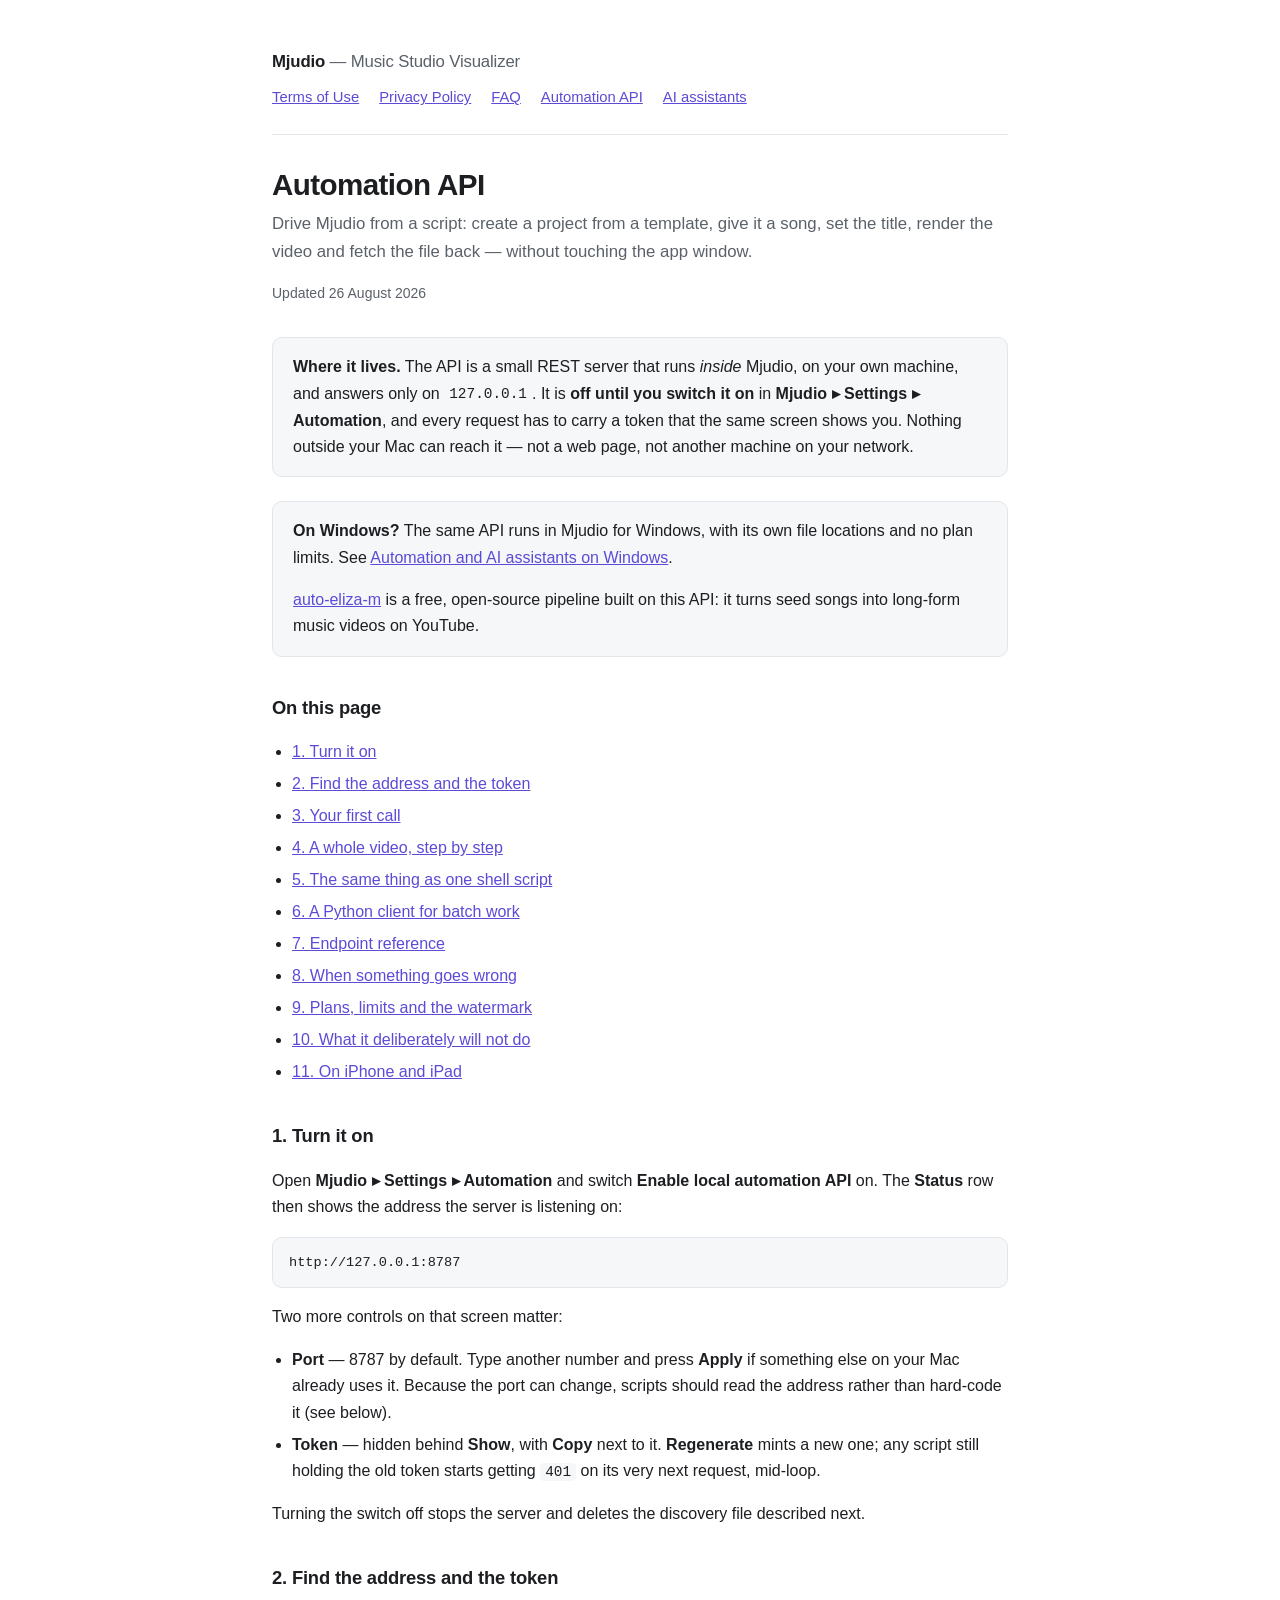
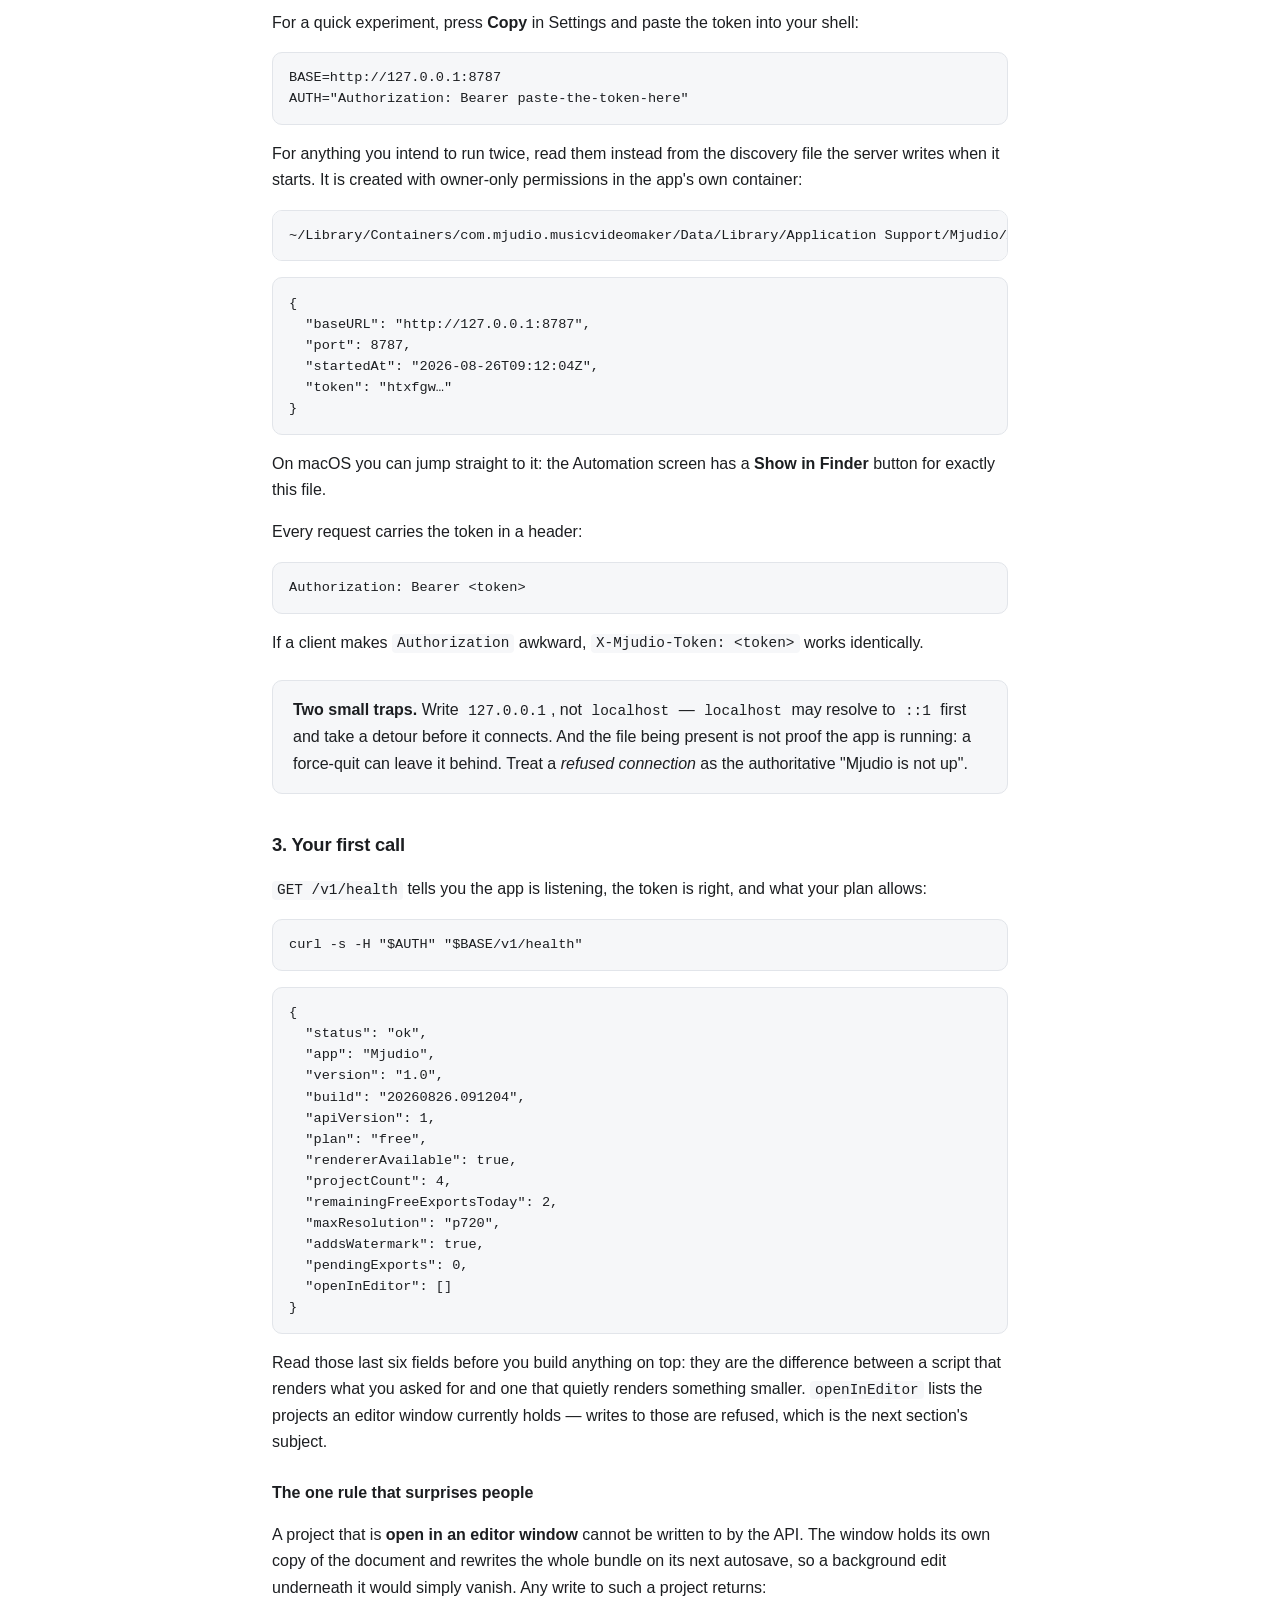
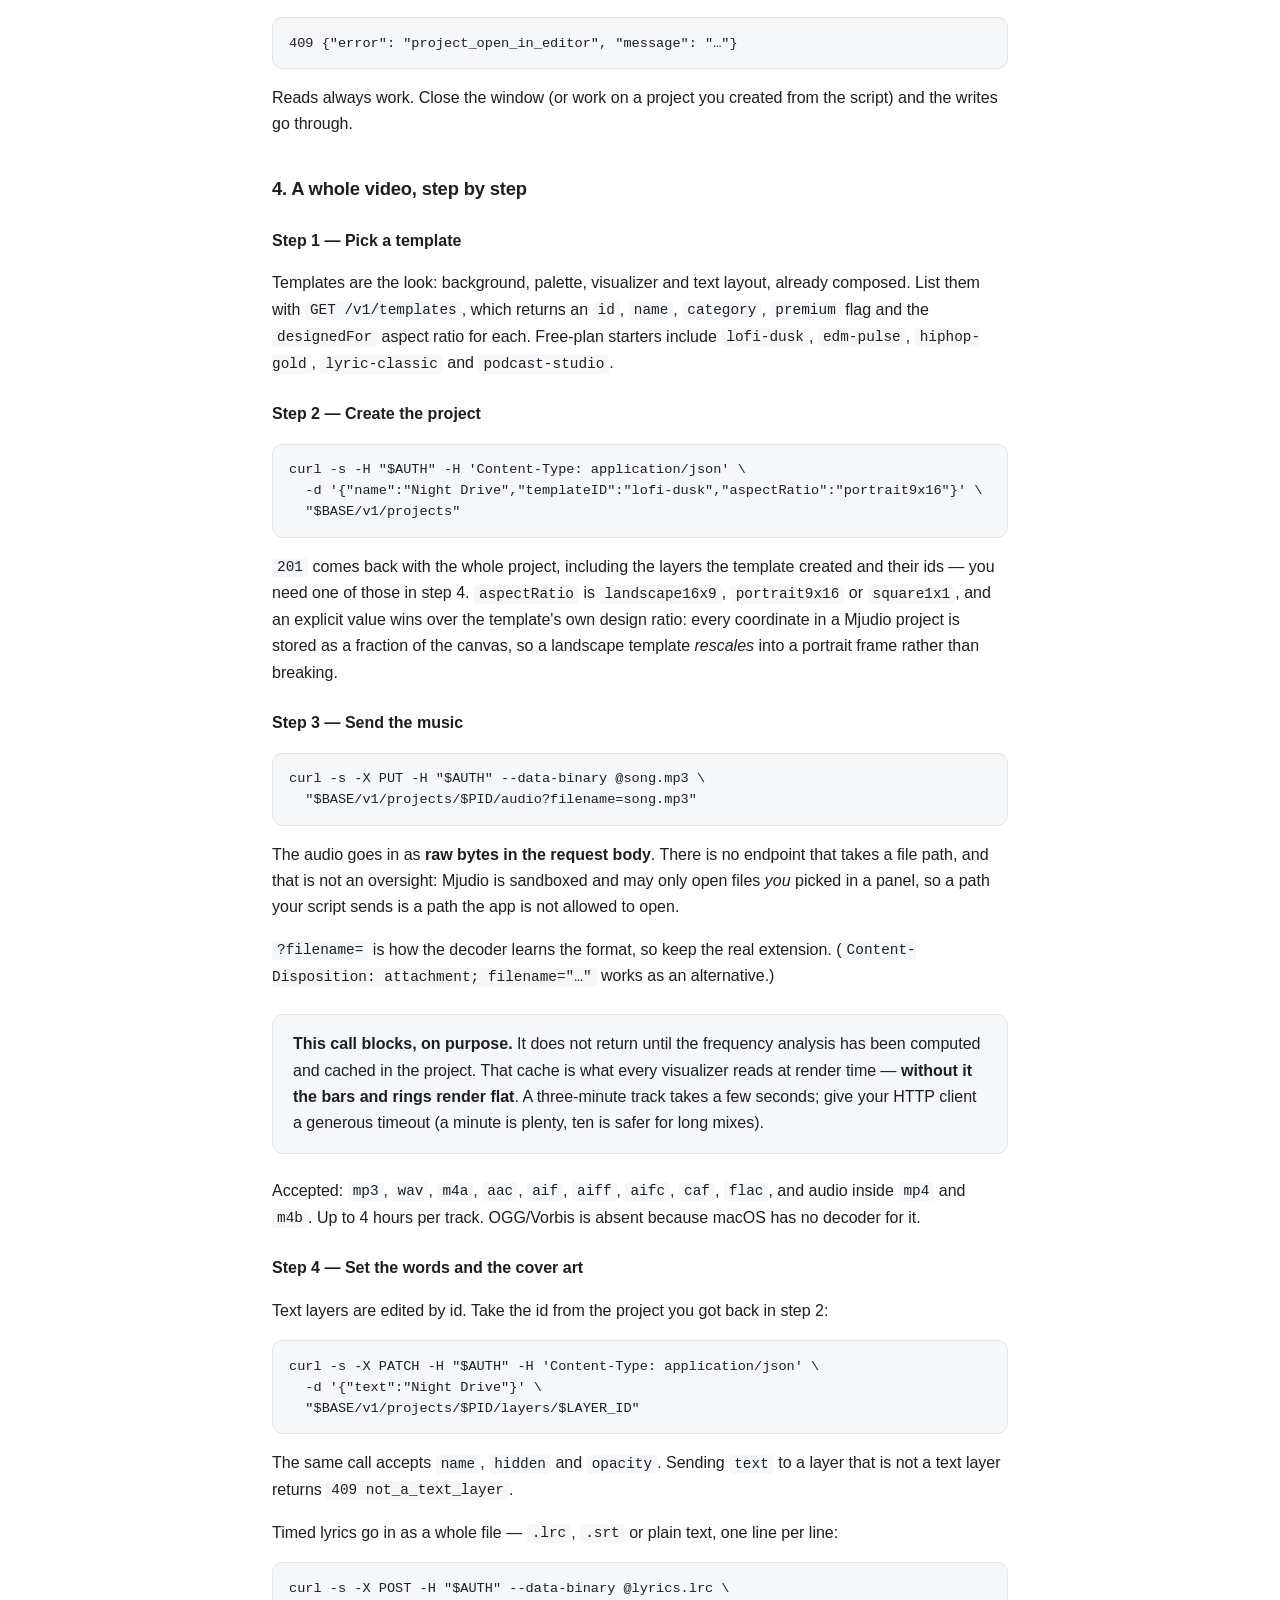
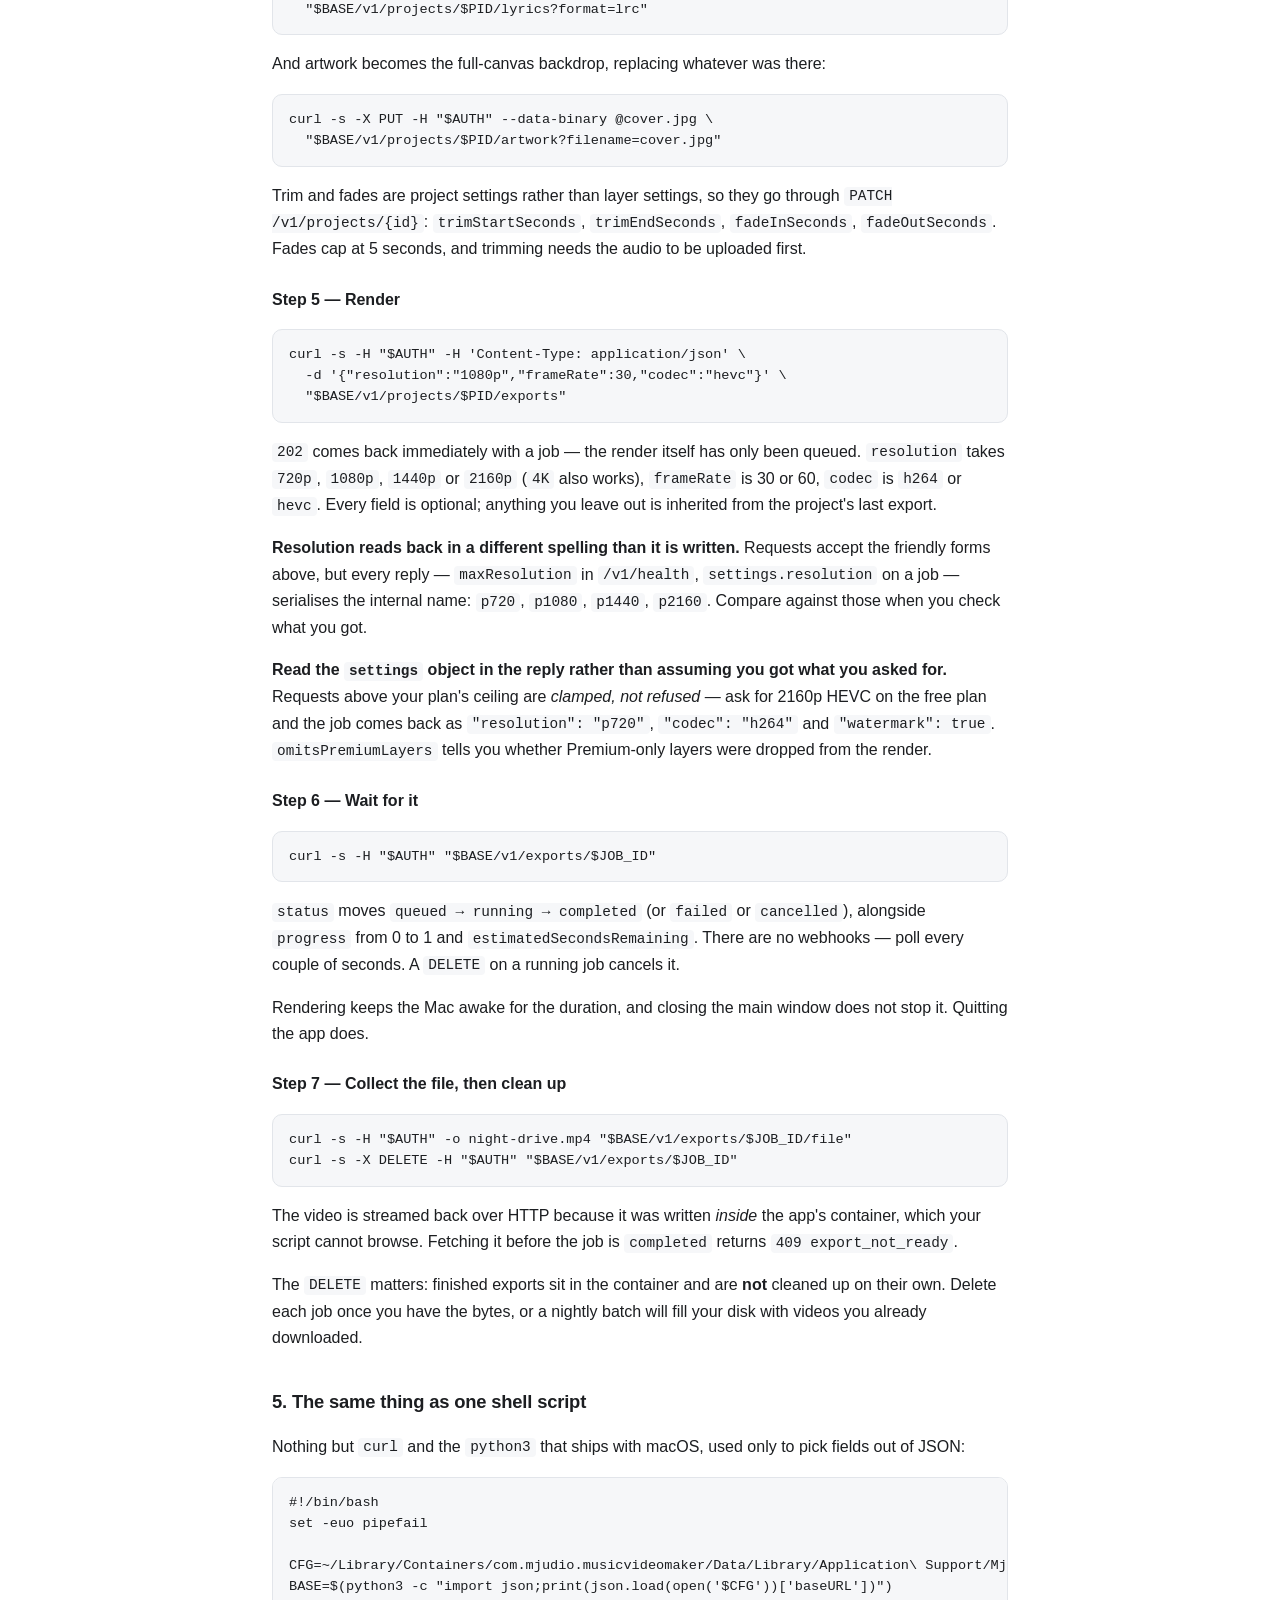
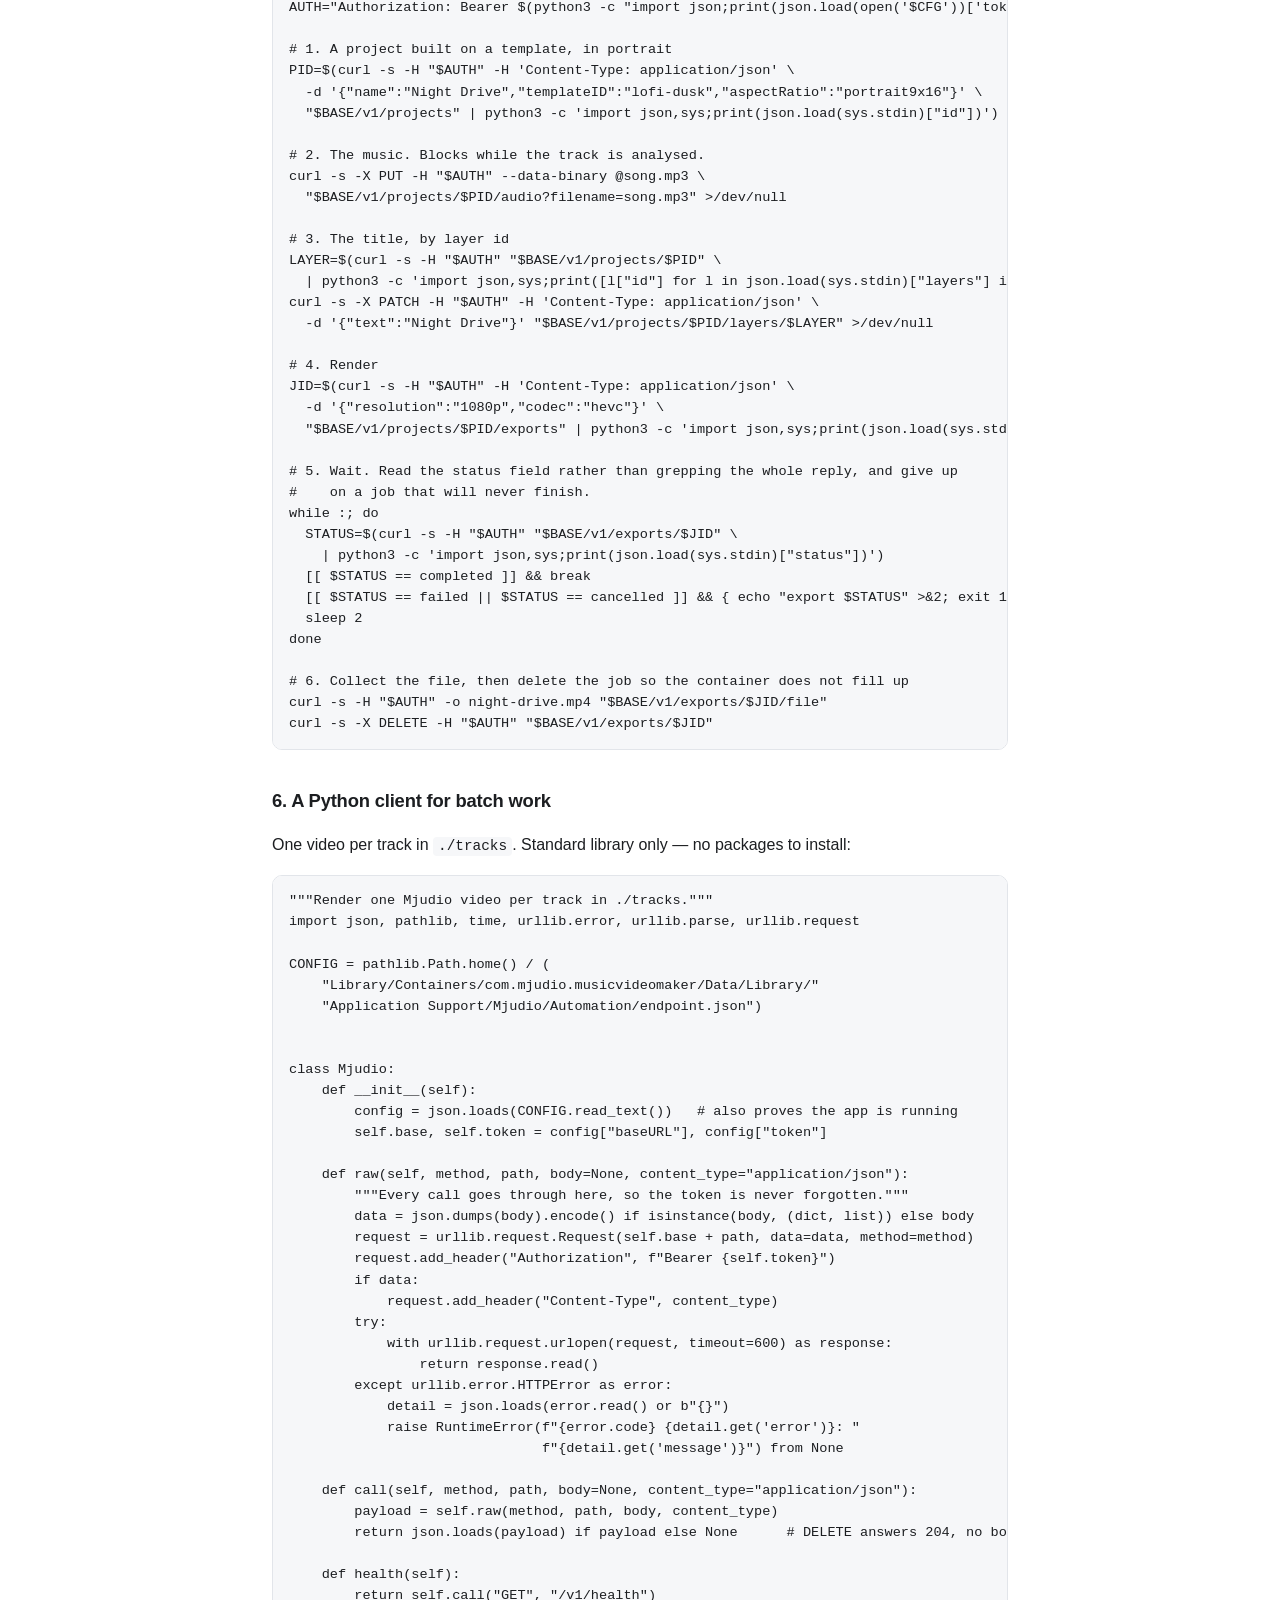
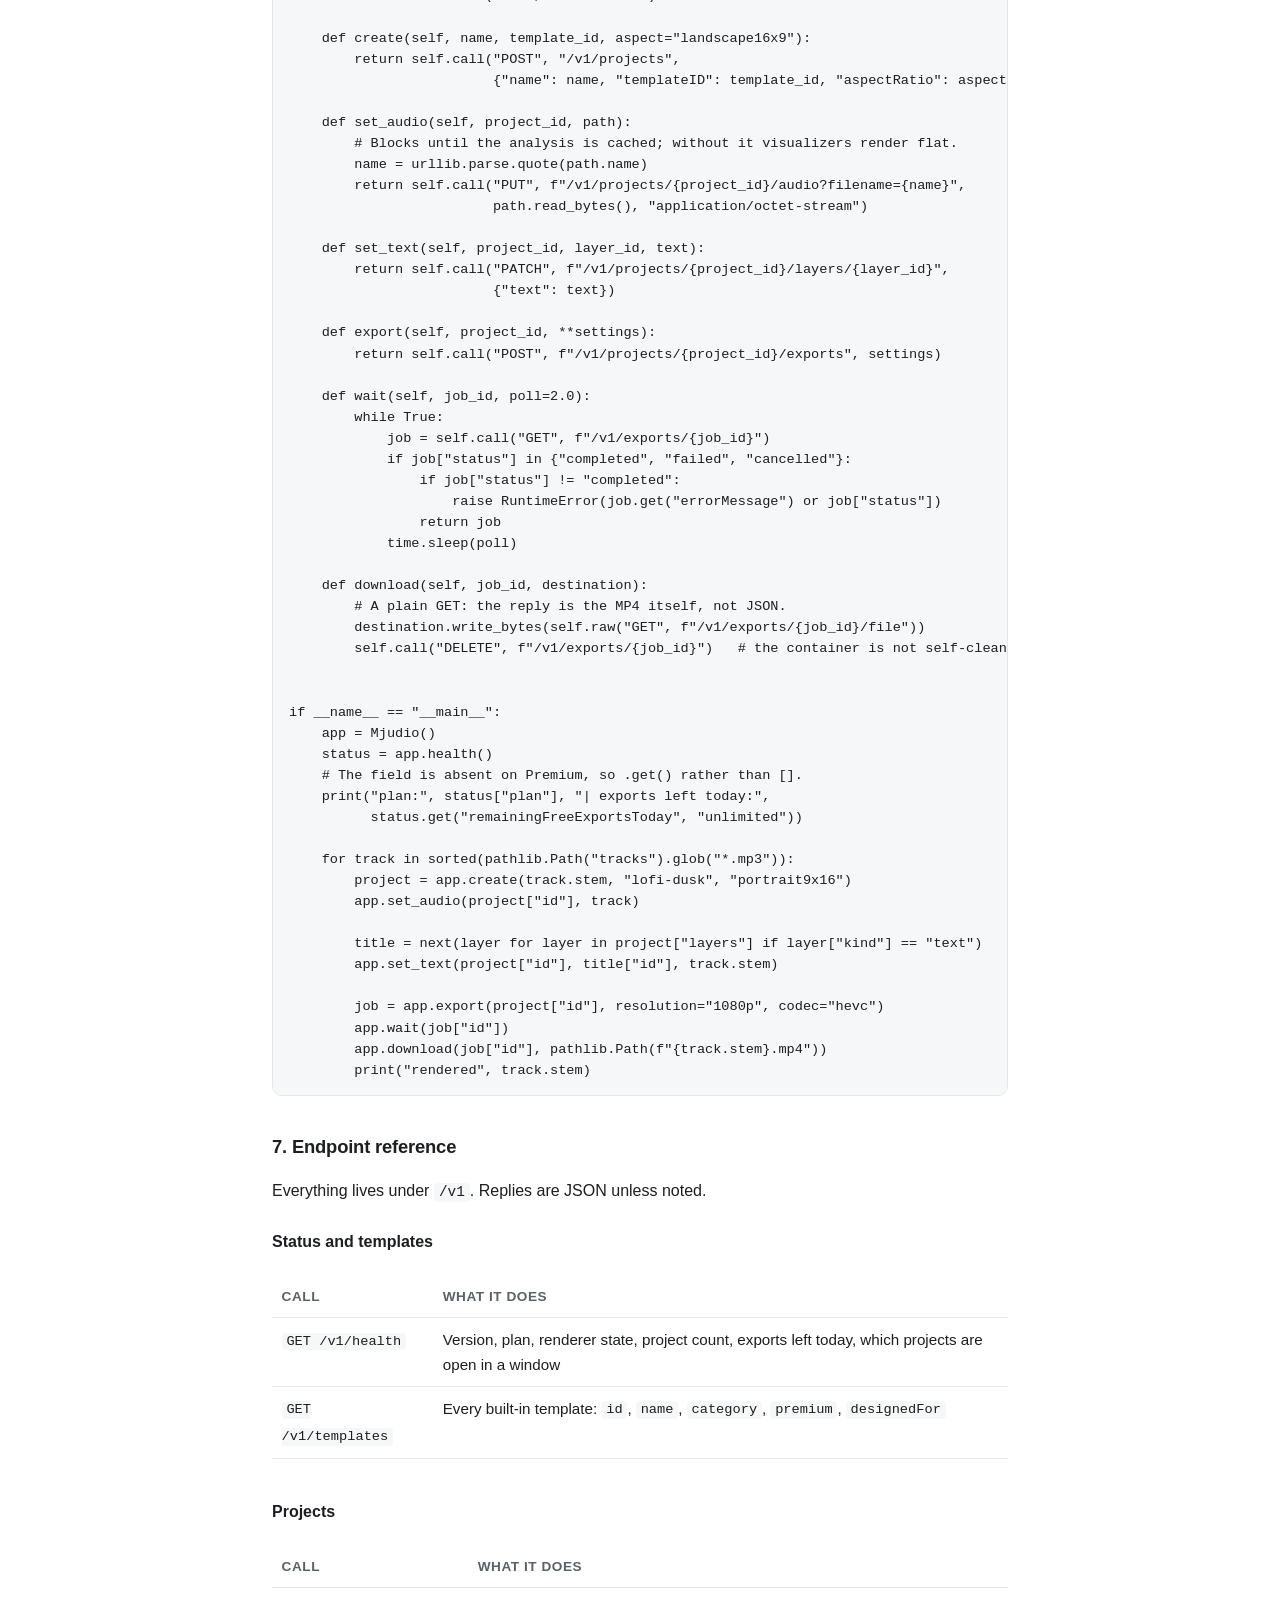
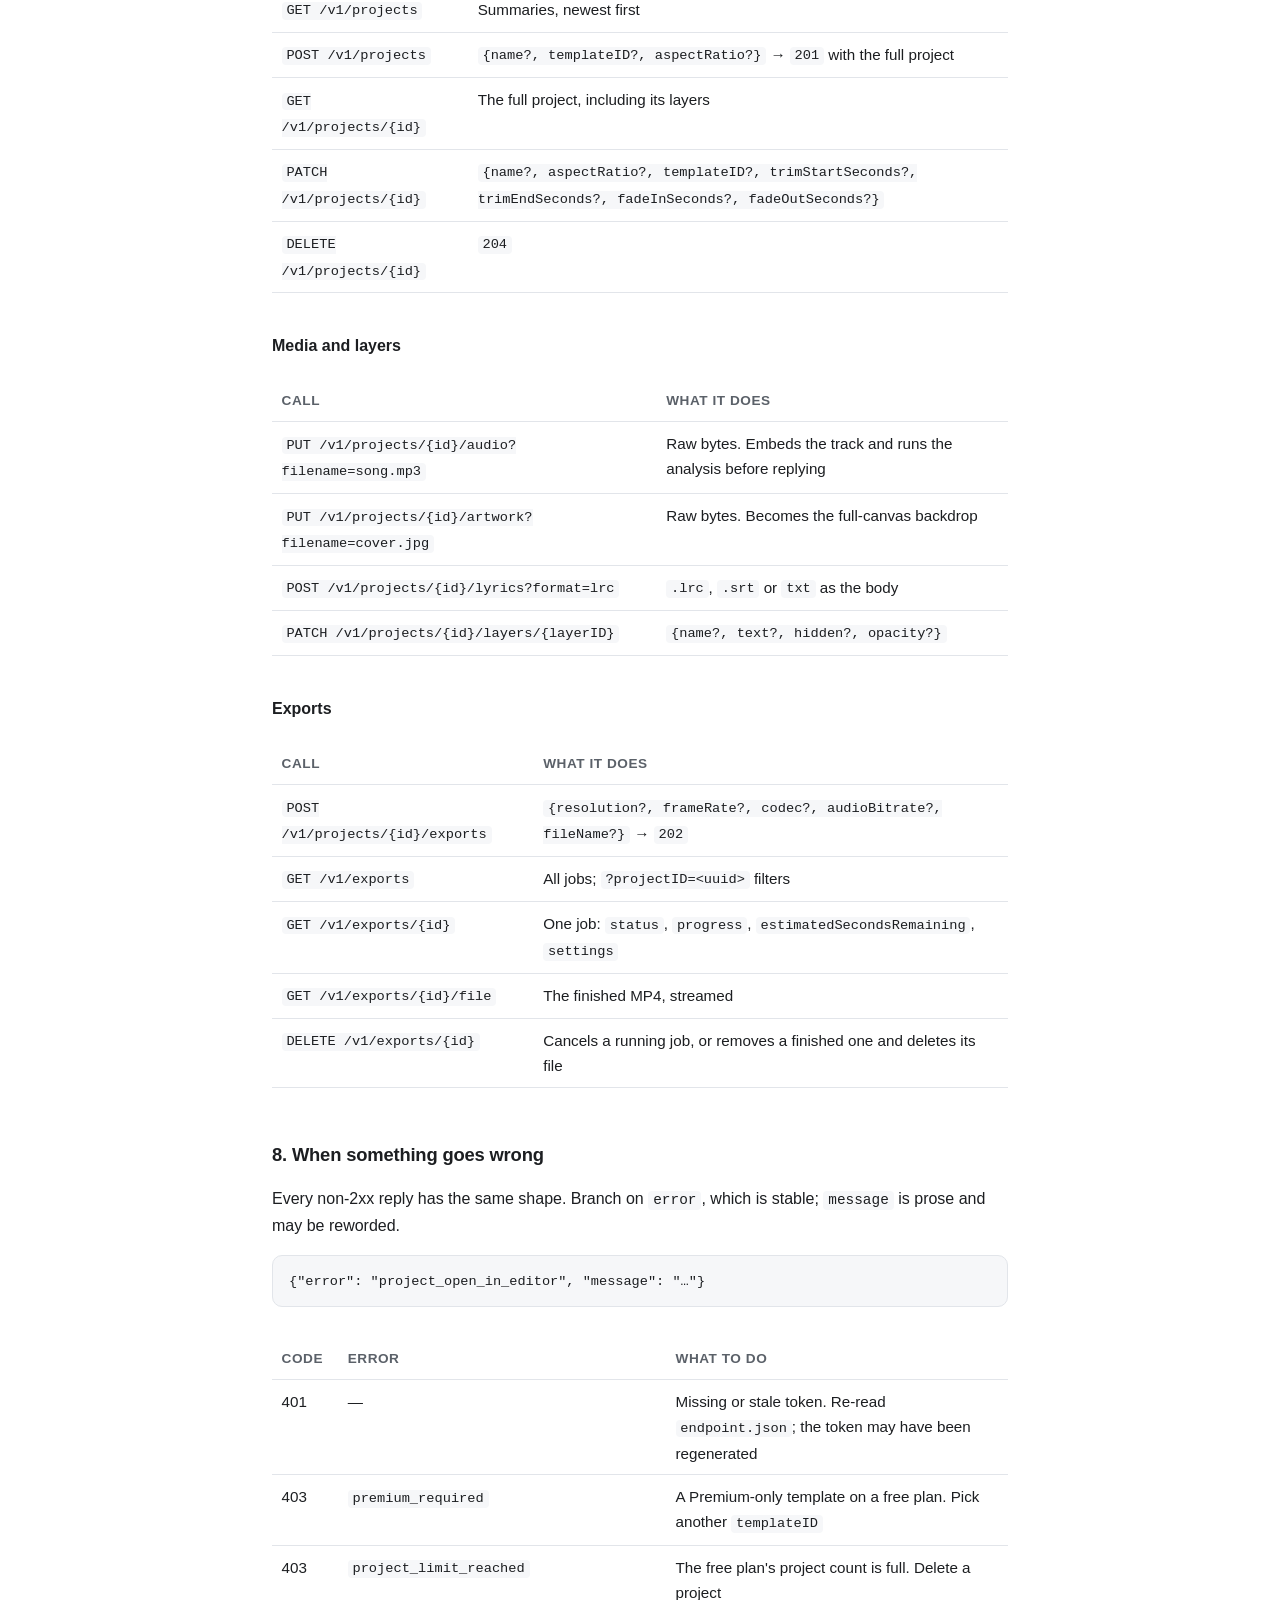
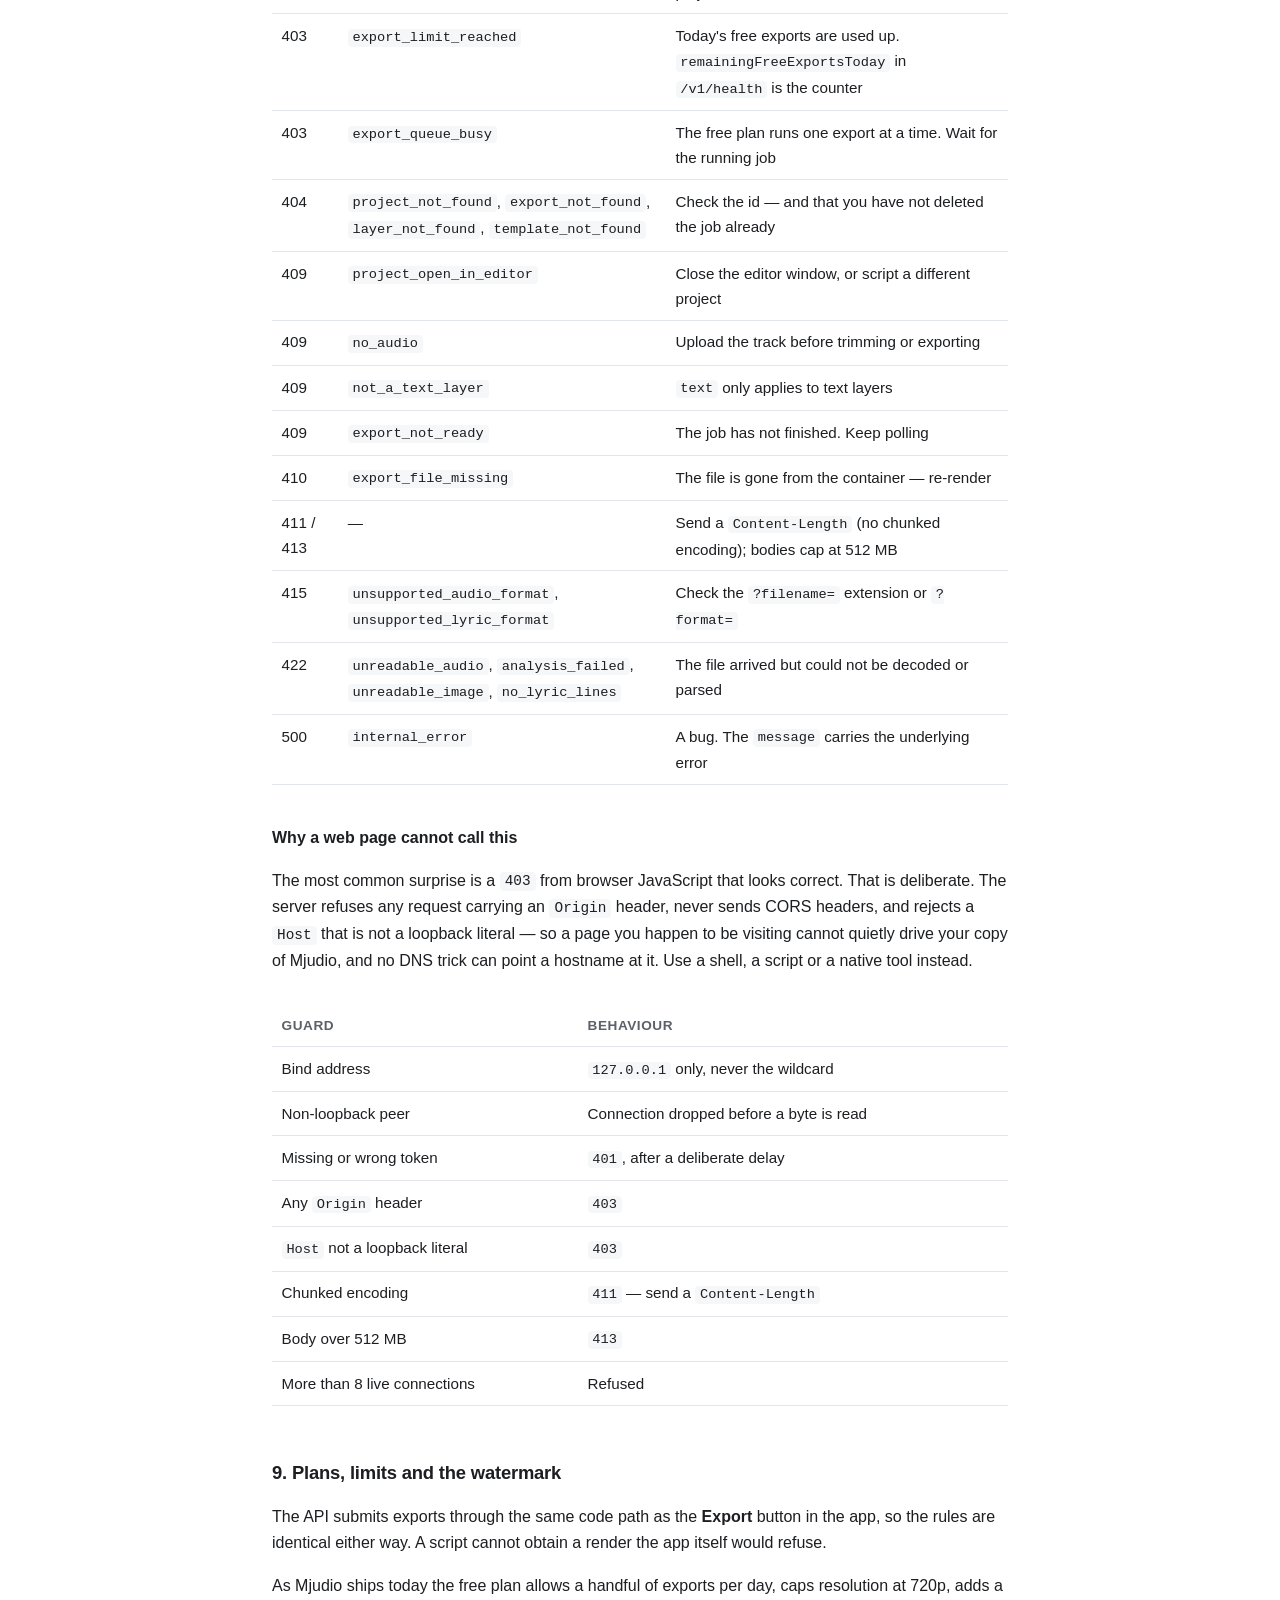
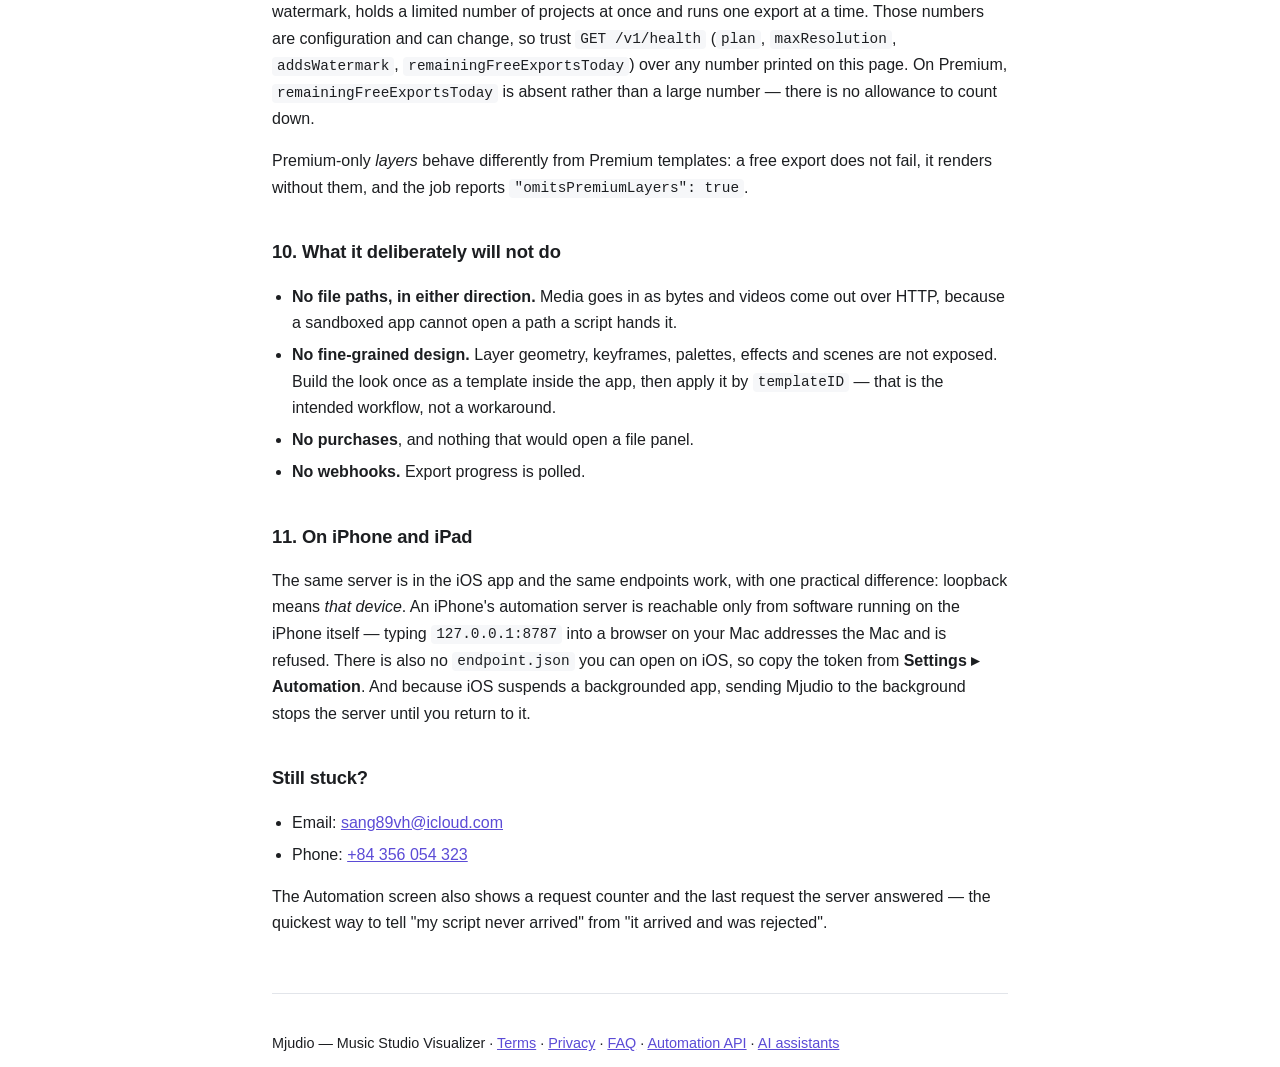
<file: tutorial/index.html>
<!doctype html>
<html lang="en">
<head>
<meta charset="utf-8">
<meta name="viewport" content="width=device-width, initial-scale=1">
<title>Automation API — Mjudio</title>
<link rel="stylesheet" href="../style.css">
</head>
<body>
<div class="wrap">

<header>
  <a class="brand" href="../">Mjudio <span>— Music Studio Visualizer</span></a>
  <nav class="pages">
    <a href="../terms/">Terms of Use</a>
    <a href="../privacy/">Privacy Policy</a>
    <a href="../faq/">FAQ</a>
    <a href="../tutorial/">Automation API</a>
    <a href="../mcp/">AI assistants</a>
  </nav>
</header>

<h1>Automation API</h1>
<p class="lede">Drive Mjudio from a script: create a project from a template, give it a song,
set the title, render the video and fetch the file back — without touching the app window.</p>
<p class="updated">Updated 26 August 2026</p>

<div class="card">
  <p><strong>Where it lives.</strong> The API is a small REST server that runs
  <em>inside</em> Mjudio, on your own machine, and answers only on
  <code>127.0.0.1</code>. It is <strong>off until you switch it on</strong> in
  <strong>Mjudio ▸ Settings ▸ Automation</strong>, and every request has to carry a token that
  the same screen shows you. Nothing outside your Mac can reach it — not a web page, not
  another machine on your network.</p>
</div>

<div class="card">
  <p><strong>On Windows?</strong> The same API runs in Mjudio for Windows, with its own file
  locations and no plan limits. See
  <a href="../windows/automation/">Automation and AI assistants on Windows</a>.</p>
  <p><a href="https://github.com/sang89vh/auto-eliza-m">auto-eliza-m</a> is a free, open-source
  pipeline built on this API: it turns seed songs into long-form music videos on YouTube.</p>
</div>

<h2>On this page</h2>
<ul>
  <li><a href="#turn-it-on">1. Turn it on</a></li>
  <li><a href="#connect">2. Find the address and the token</a></li>
  <li><a href="#first-call">3. Your first call</a></li>
  <li><a href="#walkthrough">4. A whole video, step by step</a></li>
  <li><a href="#bash">5. The same thing as one shell script</a></li>
  <li><a href="#python">6. A Python client for batch work</a></li>
  <li><a href="#reference">7. Endpoint reference</a></li>
  <li><a href="#errors">8. When something goes wrong</a></li>
  <li><a href="#limits">9. Plans, limits and the watermark</a></li>
  <li><a href="#boundaries">10. What it deliberately will not do</a></li>
  <li><a href="#iphone">11. On iPhone and iPad</a></li>
</ul>

<h2 id="turn-it-on">1. Turn it on</h2>

<p>Open <strong>Mjudio ▸ Settings ▸ Automation</strong> and switch <strong>Enable local
automation API</strong> on. The <strong>Status</strong> row then shows the address the server is
listening on:</p>

<pre><code>http://127.0.0.1:8787</code></pre>

<p>Two more controls on that screen matter:</p>

<ul>
  <li><strong>Port</strong> — 8787 by default. Type another number and press
  <strong>Apply</strong> if something else on your Mac already uses it. Because the port can
  change, scripts should read the address rather than hard-code it (see below).</li>
  <li><strong>Token</strong> — hidden behind <strong>Show</strong>, with <strong>Copy</strong>
  next to it. <strong>Regenerate</strong> mints a new one; any script still holding the old
  token starts getting <code>401</code> on its very next request, mid-loop.</li>
</ul>

<p>Turning the switch off stops the server and deletes the discovery file described next.</p>

<h2 id="connect">2. Find the address and the token</h2>

<p>For a quick experiment, press <strong>Copy</strong> in Settings and paste the token into
your shell:</p>

<pre><code>BASE=http://127.0.0.1:8787
AUTH="Authorization: Bearer paste-the-token-here"</code></pre>

<p>For anything you intend to run twice, read them instead from the discovery file the server
writes when it starts. It is created with owner-only permissions in the app's own container:</p>

<pre><code>~/Library/Containers/com.mjudio.musicvideomaker/Data/Library/Application Support/Mjudio/Automation/endpoint.json</code></pre>

<pre><code>{
  "baseURL": "http://127.0.0.1:8787",
  "port": 8787,
  "startedAt": "2026-08-26T09:12:04Z",
  "token": "htxfgw…"
}</code></pre>

<p>On macOS you can jump straight to it: the Automation screen has a <strong>Show in
Finder</strong> button for exactly this file.</p>

<p>Every request carries the token in a header:</p>

<pre><code>Authorization: Bearer &lt;token&gt;</code></pre>

<p>If a client makes <code>Authorization</code> awkward, <code>X-Mjudio-Token: &lt;token&gt;</code>
works identically.</p>

<div class="card">
  <p><strong>Two small traps.</strong> Write <code>127.0.0.1</code>, not
  <code>localhost</code> — <code>localhost</code> may resolve to <code>::1</code> first and
  take a detour before it connects. And the file being present is not proof the app is
  running: a force-quit can leave it behind. Treat a <em>refused connection</em> as the
  authoritative "Mjudio is not up".</p>
</div>

<h2 id="first-call">3. Your first call</h2>

<p><code>GET /v1/health</code> tells you the app is listening, the token is right, and what
your plan allows:</p>

<pre><code>curl -s -H "$AUTH" "$BASE/v1/health"</code></pre>

<pre><code>{
  "status": "ok",
  "app": "Mjudio",
  "version": "1.0",
  "build": "20260826.091204",
  "apiVersion": 1,
  "plan": "free",
  "rendererAvailable": true,
  "projectCount": 4,
  "remainingFreeExportsToday": 2,
  "maxResolution": "p720",
  "addsWatermark": true,
  "pendingExports": 0,
  "openInEditor": []
}</code></pre>

<p>Read those last six fields before you build anything on top: they are the difference
between a script that renders what you asked for and one that quietly renders something
smaller. <code>openInEditor</code> lists the projects an editor window currently holds —
writes to those are refused, which is the next section's subject.</p>

<h3>The one rule that surprises people</h3>

<p>A project that is <strong>open in an editor window</strong> cannot be written to by the
API. The window holds its own copy of the document and rewrites the whole bundle on its next
autosave, so a background edit underneath it would simply vanish. Any write to such a project
returns:</p>

<pre><code>409 {"error": "project_open_in_editor", "message": "…"}</code></pre>

<p>Reads always work. Close the window (or work on a project you created from the script) and
the writes go through.</p>

<h2 id="walkthrough">4. A whole video, step by step</h2>

<h3>Step 1 — Pick a template</h3>

<p>Templates are the look: background, palette, visualizer and text layout, already composed.
List them with <code>GET /v1/templates</code>, which returns an <code>id</code>,
<code>name</code>, <code>category</code>, <code>premium</code> flag and the
<code>designedFor</code> aspect ratio for each. Free-plan starters include
<code>lofi-dusk</code>, <code>edm-pulse</code>, <code>hiphop-gold</code>,
<code>lyric-classic</code> and <code>podcast-studio</code>.</p>

<h3>Step 2 — Create the project</h3>

<pre><code>curl -s -H "$AUTH" -H 'Content-Type: application/json' \
  -d '{"name":"Night Drive","templateID":"lofi-dusk","aspectRatio":"portrait9x16"}' \
  "$BASE/v1/projects"</code></pre>

<p><code>201</code> comes back with the whole project, including the layers the template
created and their ids — you need one of those in step 4. <code>aspectRatio</code> is
<code>landscape16x9</code>, <code>portrait9x16</code> or <code>square1x1</code>, and an
explicit value wins over the template's own design ratio: every coordinate in a Mjudio project
is stored as a fraction of the canvas, so a landscape template <em>rescales</em> into a
portrait frame rather than breaking.</p>

<h3>Step 3 — Send the music</h3>

<pre><code>curl -s -X PUT -H "$AUTH" --data-binary @song.mp3 \
  "$BASE/v1/projects/$PID/audio?filename=song.mp3"</code></pre>

<p>The audio goes in as <strong>raw bytes in the request body</strong>. There is no endpoint
that takes a file path, and that is not an oversight: Mjudio is sandboxed and may only open
files <em>you</em> picked in a panel, so a path your script sends is a path the app is not
allowed to open.</p>

<p><code>?filename=</code> is how the decoder learns the format, so keep the real extension.
(<code>Content-Disposition: attachment; filename="…"</code> works as an alternative.)</p>

<div class="card">
  <p><strong>This call blocks, on purpose.</strong> It does not return until the frequency
  analysis has been computed and cached in the project. That cache is what every visualizer
  reads at render time — <strong>without it the bars and rings render flat</strong>. A
  three-minute track takes a few seconds; give your HTTP client a generous timeout (a minute
  is plenty, ten is safer for long mixes).</p>
</div>

<p>Accepted: <code>mp3</code>, <code>wav</code>, <code>m4a</code>, <code>aac</code>,
<code>aif</code>, <code>aiff</code>, <code>aifc</code>, <code>caf</code>, <code>flac</code>,
and audio inside <code>mp4</code> and <code>m4b</code>. Up to 4 hours per track. OGG/Vorbis is
absent because macOS has no decoder for it.</p>

<h3>Step 4 — Set the words and the cover art</h3>

<p>Text layers are edited by id. Take the id from the project you got back in step 2:</p>

<pre><code>curl -s -X PATCH -H "$AUTH" -H 'Content-Type: application/json' \
  -d '{"text":"Night Drive"}' \
  "$BASE/v1/projects/$PID/layers/$LAYER_ID"</code></pre>

<p>The same call accepts <code>name</code>, <code>hidden</code> and <code>opacity</code>.
Sending <code>text</code> to a layer that is not a text layer returns
<code>409 not_a_text_layer</code>.</p>

<p>Timed lyrics go in as a whole file — <code>.lrc</code>, <code>.srt</code> or plain text,
one line per line:</p>

<pre><code>curl -s -X POST -H "$AUTH" --data-binary @lyrics.lrc \
  "$BASE/v1/projects/$PID/lyrics?format=lrc"</code></pre>

<p>And artwork becomes the full-canvas backdrop, replacing whatever was there:</p>

<pre><code>curl -s -X PUT -H "$AUTH" --data-binary @cover.jpg \
  "$BASE/v1/projects/$PID/artwork?filename=cover.jpg"</code></pre>

<p>Trim and fades are project settings rather than layer settings, so they go through
<code>PATCH /v1/projects/{id}</code>: <code>trimStartSeconds</code>,
<code>trimEndSeconds</code>, <code>fadeInSeconds</code>, <code>fadeOutSeconds</code>. Fades cap
at 5 seconds, and trimming needs the audio to be uploaded first.</p>

<h3>Step 5 — Render</h3>

<pre><code>curl -s -H "$AUTH" -H 'Content-Type: application/json' \
  -d '{"resolution":"1080p","frameRate":30,"codec":"hevc"}' \
  "$BASE/v1/projects/$PID/exports"</code></pre>

<p><code>202</code> comes back immediately with a job — the render itself has only been
queued. <code>resolution</code> takes <code>720p</code>, <code>1080p</code>,
<code>1440p</code> or <code>2160p</code> (<code>4K</code> also works),
<code>frameRate</code> is 30 or 60, <code>codec</code> is <code>h264</code> or
<code>hevc</code>. Every field is optional; anything you leave out is inherited from the
project's last export.</p>

<p><strong>Resolution reads back in a different spelling than it is written.</strong> Requests
accept the friendly forms above, but every reply — <code>maxResolution</code> in
<code>/v1/health</code>, <code>settings.resolution</code> on a job — serialises the internal
name: <code>p720</code>, <code>p1080</code>, <code>p1440</code>, <code>p2160</code>. Compare
against those when you check what you got.</p>

<p><strong>Read the <code>settings</code> object in the reply rather than assuming you got
what you asked for.</strong> Requests above your plan's ceiling are <em>clamped, not
refused</em> — ask for 2160p HEVC on the free plan and the job comes back as
<code>"resolution": "p720"</code>, <code>"codec": "h264"</code> and
<code>"watermark": true</code>. <code>omitsPremiumLayers</code> tells you whether Premium-only
layers were dropped from the render.</p>

<h3>Step 6 — Wait for it</h3>

<pre><code>curl -s -H "$AUTH" "$BASE/v1/exports/$JOB_ID"</code></pre>

<p><code>status</code> moves <code>queued → running → completed</code> (or <code>failed</code>
or <code>cancelled</code>), alongside <code>progress</code> from 0 to 1 and
<code>estimatedSecondsRemaining</code>. There are no webhooks — poll every couple of seconds.
A <code>DELETE</code> on a running job cancels it.</p>

<p>Rendering keeps the Mac awake for the duration, and closing the main window does not stop
it. Quitting the app does.</p>

<h3>Step 7 — Collect the file, then clean up</h3>

<pre><code>curl -s -H "$AUTH" -o night-drive.mp4 "$BASE/v1/exports/$JOB_ID/file"
curl -s -X DELETE -H "$AUTH" "$BASE/v1/exports/$JOB_ID"</code></pre>

<p>The video is streamed back over HTTP because it was written <em>inside</em> the app's
container, which your script cannot browse. Fetching it before the job is
<code>completed</code> returns <code>409 export_not_ready</code>.</p>

<p>The <code>DELETE</code> matters: finished exports sit in the container and are
<strong>not</strong> cleaned up on their own. Delete each job once you have the bytes, or a
nightly batch will fill your disk with videos you already downloaded.</p>

<h2 id="bash">5. The same thing as one shell script</h2>

<p>Nothing but <code>curl</code> and the <code>python3</code> that ships with macOS, used only
to pick fields out of JSON:</p>

<pre><code>#!/bin/bash
set -euo pipefail

CFG=~/Library/Containers/com.mjudio.musicvideomaker/Data/Library/Application\ Support/Mjudio/Automation/endpoint.json
BASE=$(python3 -c "import json;print(json.load(open('$CFG'))['baseURL'])")
AUTH="Authorization: Bearer $(python3 -c "import json;print(json.load(open('$CFG'))['token'])")"

# 1. A project built on a template, in portrait
PID=$(curl -s -H "$AUTH" -H 'Content-Type: application/json' \
  -d '{"name":"Night Drive","templateID":"lofi-dusk","aspectRatio":"portrait9x16"}' \
  "$BASE/v1/projects" | python3 -c 'import json,sys;print(json.load(sys.stdin)["id"])')

# 2. The music. Blocks while the track is analysed.
curl -s -X PUT -H "$AUTH" --data-binary @song.mp3 \
  "$BASE/v1/projects/$PID/audio?filename=song.mp3" &gt;/dev/null

# 3. The title, by layer id
LAYER=$(curl -s -H "$AUTH" "$BASE/v1/projects/$PID" \
  | python3 -c 'import json,sys;print([l["id"] for l in json.load(sys.stdin)["layers"] if l["kind"]=="text"][0])')
curl -s -X PATCH -H "$AUTH" -H 'Content-Type: application/json' \
  -d '{"text":"Night Drive"}' "$BASE/v1/projects/$PID/layers/$LAYER" &gt;/dev/null

# 4. Render
JID=$(curl -s -H "$AUTH" -H 'Content-Type: application/json' \
  -d '{"resolution":"1080p","codec":"hevc"}' \
  "$BASE/v1/projects/$PID/exports" | python3 -c 'import json,sys;print(json.load(sys.stdin)["id"])')

# 5. Wait. Read the status field rather than grepping the whole reply, and give up
#    on a job that will never finish.
while :; do
  STATUS=$(curl -s -H "$AUTH" "$BASE/v1/exports/$JID" \
    | python3 -c 'import json,sys;print(json.load(sys.stdin)["status"])')
  [[ $STATUS == completed ]] &amp;&amp; break
  [[ $STATUS == failed || $STATUS == cancelled ]] &amp;&amp; { echo "export $STATUS" &gt;&amp;2; exit 1; }
  sleep 2
done

# 6. Collect the file, then delete the job so the container does not fill up
curl -s -H "$AUTH" -o night-drive.mp4 "$BASE/v1/exports/$JID/file"
curl -s -X DELETE -H "$AUTH" "$BASE/v1/exports/$JID"</code></pre>

<h2 id="python">6. A Python client for batch work</h2>

<p>One video per track in <code>./tracks</code>. Standard library only — no packages to
install:</p>

<pre><code>"""Render one Mjudio video per track in ./tracks."""
import json, pathlib, time, urllib.error, urllib.parse, urllib.request

CONFIG = pathlib.Path.home() / (
    "Library/Containers/com.mjudio.musicvideomaker/Data/Library/"
    "Application Support/Mjudio/Automation/endpoint.json")


class Mjudio:
    def __init__(self):
        config = json.loads(CONFIG.read_text())   # also proves the app is running
        self.base, self.token = config["baseURL"], config["token"]

    def raw(self, method, path, body=None, content_type="application/json"):
        """Every call goes through here, so the token is never forgotten."""
        data = json.dumps(body).encode() if isinstance(body, (dict, list)) else body
        request = urllib.request.Request(self.base + path, data=data, method=method)
        request.add_header("Authorization", f"Bearer {self.token}")
        if data:
            request.add_header("Content-Type", content_type)
        try:
            with urllib.request.urlopen(request, timeout=600) as response:
                return response.read()
        except urllib.error.HTTPError as error:
            detail = json.loads(error.read() or b"{}")
            raise RuntimeError(f"{error.code} {detail.get('error')}: "
                               f"{detail.get('message')}") from None

    def call(self, method, path, body=None, content_type="application/json"):
        payload = self.raw(method, path, body, content_type)
        return json.loads(payload) if payload else None      # DELETE answers 204, no body

    def health(self):
        return self.call("GET", "/v1/health")

    def create(self, name, template_id, aspect="landscape16x9"):
        return self.call("POST", "/v1/projects",
                         {"name": name, "templateID": template_id, "aspectRatio": aspect})

    def set_audio(self, project_id, path):
        # Blocks until the analysis is cached; without it visualizers render flat.
        name = urllib.parse.quote(path.name)
        return self.call("PUT", f"/v1/projects/{project_id}/audio?filename={name}",
                         path.read_bytes(), "application/octet-stream")

    def set_text(self, project_id, layer_id, text):
        return self.call("PATCH", f"/v1/projects/{project_id}/layers/{layer_id}",
                         {"text": text})

    def export(self, project_id, **settings):
        return self.call("POST", f"/v1/projects/{project_id}/exports", settings)

    def wait(self, job_id, poll=2.0):
        while True:
            job = self.call("GET", f"/v1/exports/{job_id}")
            if job["status"] in {"completed", "failed", "cancelled"}:
                if job["status"] != "completed":
                    raise RuntimeError(job.get("errorMessage") or job["status"])
                return job
            time.sleep(poll)

    def download(self, job_id, destination):
        # A plain GET: the reply is the MP4 itself, not JSON.
        destination.write_bytes(self.raw("GET", f"/v1/exports/{job_id}/file"))
        self.call("DELETE", f"/v1/exports/{job_id}")   # the container is not self-cleaning


if __name__ == "__main__":
    app = Mjudio()
    status = app.health()
    # The field is absent on Premium, so .get() rather than [].
    print("plan:", status["plan"], "| exports left today:",
          status.get("remainingFreeExportsToday", "unlimited"))

    for track in sorted(pathlib.Path("tracks").glob("*.mp3")):
        project = app.create(track.stem, "lofi-dusk", "portrait9x16")
        app.set_audio(project["id"], track)

        title = next(layer for layer in project["layers"] if layer["kind"] == "text")
        app.set_text(project["id"], title["id"], track.stem)

        job = app.export(project["id"], resolution="1080p", codec="hevc")
        app.wait(job["id"])
        app.download(job["id"], pathlib.Path(f"{track.stem}.mp4"))
        print("rendered", track.stem)</code></pre>

<h2 id="reference">7. Endpoint reference</h2>

<p>Everything lives under <code>/v1</code>. Replies are JSON unless noted.</p>

<h3>Status and templates</h3>

<div class="tablewrap">
<table>
  <tr><th>Call</th><th>What it does</th></tr>
  <tr><td><code>GET /v1/health</code></td><td>Version, plan, renderer state, project count, exports left today, which projects are open in a window</td></tr>
  <tr><td><code>GET /v1/templates</code></td><td>Every built-in template: <code>id</code>, <code>name</code>, <code>category</code>, <code>premium</code>, <code>designedFor</code></td></tr>
</table>
</div>

<h3>Projects</h3>

<div class="tablewrap">
<table>
  <tr><th>Call</th><th>What it does</th></tr>
  <tr><td><code>GET /v1/projects</code></td><td>Summaries, newest first</td></tr>
  <tr><td><code>POST /v1/projects</code></td><td><code>{name?, templateID?, aspectRatio?}</code> → <code>201</code> with the full project</td></tr>
  <tr><td><code>GET /v1/projects/{id}</code></td><td>The full project, including its layers</td></tr>
  <tr><td><code>PATCH /v1/projects/{id}</code></td><td><code>{name?, aspectRatio?, templateID?, trimStartSeconds?, trimEndSeconds?, fadeInSeconds?, fadeOutSeconds?}</code></td></tr>
  <tr><td><code>DELETE /v1/projects/{id}</code></td><td><code>204</code></td></tr>
</table>
</div>

<h3>Media and layers</h3>

<div class="tablewrap">
<table>
  <tr><th>Call</th><th>What it does</th></tr>
  <tr><td><code>PUT /v1/projects/{id}/audio?filename=song.mp3</code></td><td>Raw bytes. Embeds the track and runs the analysis before replying</td></tr>
  <tr><td><code>PUT /v1/projects/{id}/artwork?filename=cover.jpg</code></td><td>Raw bytes. Becomes the full-canvas backdrop</td></tr>
  <tr><td><code>POST /v1/projects/{id}/lyrics?format=lrc</code></td><td><code>.lrc</code>, <code>.srt</code> or <code>txt</code> as the body</td></tr>
  <tr><td><code>PATCH /v1/projects/{id}/layers/{layerID}</code></td><td><code>{name?, text?, hidden?, opacity?}</code></td></tr>
</table>
</div>

<h3>Exports</h3>

<div class="tablewrap">
<table>
  <tr><th>Call</th><th>What it does</th></tr>
  <tr><td><code>POST /v1/projects/{id}/exports</code></td><td><code>{resolution?, frameRate?, codec?, audioBitrate?, fileName?}</code> → <code>202</code></td></tr>
  <tr><td><code>GET /v1/exports</code></td><td>All jobs; <code>?projectID=&lt;uuid&gt;</code> filters</td></tr>
  <tr><td><code>GET /v1/exports/{id}</code></td><td>One job: <code>status</code>, <code>progress</code>, <code>estimatedSecondsRemaining</code>, <code>settings</code></td></tr>
  <tr><td><code>GET /v1/exports/{id}/file</code></td><td>The finished MP4, streamed</td></tr>
  <tr><td><code>DELETE /v1/exports/{id}</code></td><td>Cancels a running job, or removes a finished one and deletes its file</td></tr>
</table>
</div>

<h2 id="errors">8. When something goes wrong</h2>

<p>Every non-2xx reply has the same shape. Branch on <code>error</code>, which is stable;
<code>message</code> is prose and may be reworded.</p>

<pre><code>{"error": "project_open_in_editor", "message": "…"}</code></pre>

<div class="tablewrap">
<table>
  <tr><th>Code</th><th>error</th><th>What to do</th></tr>
  <tr><td>401</td><td>—</td><td>Missing or stale token. Re-read <code>endpoint.json</code>; the token may have been regenerated</td></tr>
  <tr><td>403</td><td><code>premium_required</code></td><td>A Premium-only template on a free plan. Pick another <code>templateID</code></td></tr>
  <tr><td>403</td><td><code>project_limit_reached</code></td><td>The free plan's project count is full. Delete a project</td></tr>
  <tr><td>403</td><td><code>export_limit_reached</code></td><td>Today's free exports are used up. <code>remainingFreeExportsToday</code> in <code>/v1/health</code> is the counter</td></tr>
  <tr><td>403</td><td><code>export_queue_busy</code></td><td>The free plan runs one export at a time. Wait for the running job</td></tr>
  <tr><td>404</td><td><code>project_not_found</code>, <code>export_not_found</code>, <code>layer_not_found</code>, <code>template_not_found</code></td><td>Check the id — and that you have not deleted the job already</td></tr>
  <tr><td>409</td><td><code>project_open_in_editor</code></td><td>Close the editor window, or script a different project</td></tr>
  <tr><td>409</td><td><code>no_audio</code></td><td>Upload the track before trimming or exporting</td></tr>
  <tr><td>409</td><td><code>not_a_text_layer</code></td><td><code>text</code> only applies to text layers</td></tr>
  <tr><td>409</td><td><code>export_not_ready</code></td><td>The job has not finished. Keep polling</td></tr>
  <tr><td>410</td><td><code>export_file_missing</code></td><td>The file is gone from the container — re-render</td></tr>
  <tr><td>411 / 413</td><td>—</td><td>Send a <code>Content-Length</code> (no chunked encoding); bodies cap at 512 MB</td></tr>
  <tr><td>415</td><td><code>unsupported_audio_format</code>, <code>unsupported_lyric_format</code></td><td>Check the <code>?filename=</code> extension or <code>?format=</code></td></tr>
  <tr><td>422</td><td><code>unreadable_audio</code>, <code>analysis_failed</code>, <code>unreadable_image</code>, <code>no_lyric_lines</code></td><td>The file arrived but could not be decoded or parsed</td></tr>
  <tr><td>500</td><td><code>internal_error</code></td><td>A bug. The <code>message</code> carries the underlying error</td></tr>
</table>
</div>

<h3>Why a web page cannot call this</h3>

<p>The most common surprise is a <code>403</code> from browser JavaScript that looks correct.
That is deliberate. The server refuses any request carrying an <code>Origin</code> header,
never sends CORS headers, and rejects a <code>Host</code> that is not a loopback literal — so
a page you happen to be visiting cannot quietly drive your copy of Mjudio, and no DNS trick
can point a hostname at it. Use a shell, a script or a native tool instead.</p>

<div class="tablewrap">
<table>
  <tr><th>Guard</th><th>Behaviour</th></tr>
  <tr><td>Bind address</td><td><code>127.0.0.1</code> only, never the wildcard</td></tr>
  <tr><td>Non-loopback peer</td><td>Connection dropped before a byte is read</td></tr>
  <tr><td>Missing or wrong token</td><td><code>401</code>, after a deliberate delay</td></tr>
  <tr><td>Any <code>Origin</code> header</td><td><code>403</code></td></tr>
  <tr><td><code>Host</code> not a loopback literal</td><td><code>403</code></td></tr>
  <tr><td>Chunked encoding</td><td><code>411</code> — send a <code>Content-Length</code></td></tr>
  <tr><td>Body over 512 MB</td><td><code>413</code></td></tr>
  <tr><td>More than 8 live connections</td><td>Refused</td></tr>
</table>
</div>

<h2 id="limits">9. Plans, limits and the watermark</h2>

<p>The API submits exports through the same code path as the <strong>Export</strong> button in
the app, so the rules are identical either way. A script cannot obtain a render the app itself
would refuse.</p>

<p>As Mjudio ships today the free plan allows a handful of exports per day, caps resolution at
720p, adds a watermark, holds a limited number of projects at once and runs one export at a
time. Those numbers are configuration and can change, so trust <code>GET /v1/health</code>
(<code>plan</code>, <code>maxResolution</code>, <code>addsWatermark</code>,
<code>remainingFreeExportsToday</code>) over any number printed on this page. On Premium,
<code>remainingFreeExportsToday</code> is absent rather than a large number — there is no
allowance to count down.</p>

<p>Premium-only <em>layers</em> behave differently from Premium templates: a free export does
not fail, it renders without them, and the job reports
<code>"omitsPremiumLayers": true</code>.</p>

<h2 id="boundaries">10. What it deliberately will not do</h2>

<ul>
  <li><strong>No file paths, in either direction.</strong> Media goes in as bytes and videos
  come out over HTTP, because a sandboxed app cannot open a path a script hands it.</li>
  <li><strong>No fine-grained design.</strong> Layer geometry, keyframes, palettes, effects
  and scenes are not exposed. Build the look once as a template inside the app, then apply it
  by <code>templateID</code> — that is the intended workflow, not a workaround.</li>
  <li><strong>No purchases</strong>, and nothing that would open a file panel.</li>
  <li><strong>No webhooks.</strong> Export progress is polled.</li>
</ul>

<h2 id="iphone">11. On iPhone and iPad</h2>

<p>The same server is in the iOS app and the same endpoints work, with one practical
difference: loopback means <em>that device</em>. An iPhone's automation server is reachable
only from software running on the iPhone itself — typing <code>127.0.0.1:8787</code> into a
browser on your Mac addresses the Mac and is refused. There is also no
<code>endpoint.json</code> you can open on iOS, so copy the token from
<strong>Settings ▸ Automation</strong>. And because iOS suspends a backgrounded app, sending
Mjudio to the background stops the server until you return to it.</p>

<h2>Still stuck?</h2>

<ul>
  <li>Email: <a href="mailto:sang89vh@icloud.com">sang89vh@icloud.com</a></li>
  <li>Phone: <a href="tel:+84356054323">+84 356 054 323</a></li>
</ul>

<p>The Automation screen also shows a request counter and the last request the server
answered — the quickest way to tell "my script never arrived" from "it arrived and was
rejected".</p>

<footer>
  <p>Mjudio — Music Studio Visualizer ·
     <a href="../terms/">Terms</a> ·
     <a href="../privacy/">Privacy</a> ·
     <a href="../faq/">FAQ</a> ·
     <a href="../tutorial/">Automation API</a> ·
     <a href="../mcp/">AI assistants</a></p>
</footer>

</div>
</body>
</html>
</file>
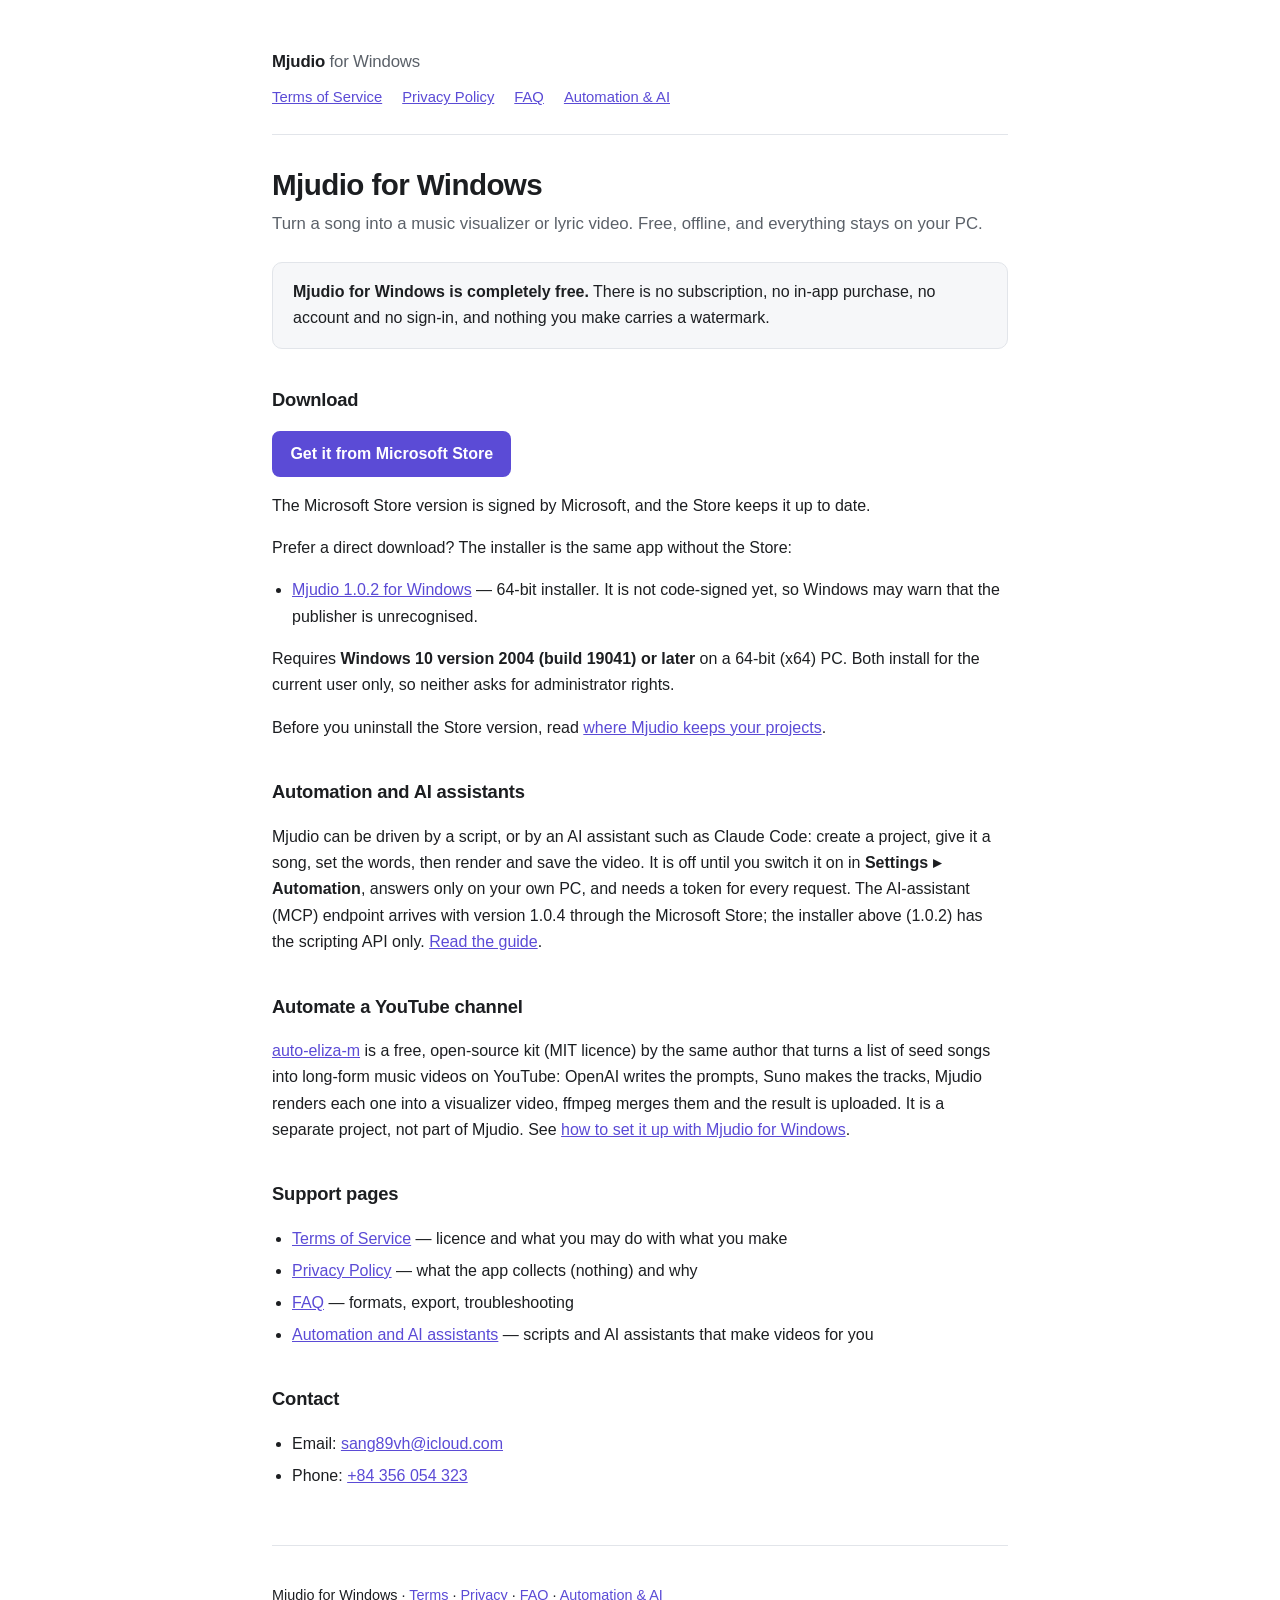
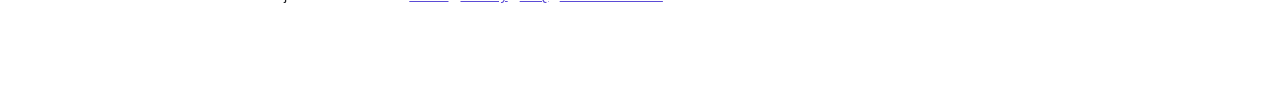
<file: windows/index.html>
<!doctype html>
<html lang="en">
<head>
<meta charset="utf-8">
<meta name="viewport" content="width=device-width, initial-scale=1">
<title>Mjudio for Windows</title>
<link rel="stylesheet" href="../style.css">
</head>
<body>
<div class="wrap">

<header>
  <a class="brand" href="./">Mjudio <span>for Windows</span></a>
  <nav class="pages">
    <a href="terms/">Terms of Service</a>
    <a href="privacy/">Privacy Policy</a>
    <a href="faq/">FAQ</a>
    <a href="automation/">Automation &amp; AI</a>
  </nav>
</header>

<h1>Mjudio for Windows</h1>
<p class="lede">Turn a song into a music visualizer or lyric video. Free, offline, and
everything stays on your PC.</p>

<div class="card">
  <p><strong>Mjudio for Windows is completely free.</strong> There is no subscription, no
  in-app purchase, no account and no sign-in, and nothing you make carries a watermark.</p>
</div>

<h2>Download</h2>
<p><a class="button" href="https://apps.microsoft.com/detail/9NR6K8Z525C0">Get it from Microsoft Store</a></p>
<p>The Microsoft Store version is signed by Microsoft, and the Store keeps it up to date.</p>
<p>Prefer a direct download? The installer is the same app without the Store:</p>
<ul>
  <li><a href="../downloads/1.0.2/MjudioSetup-1.0.2-x64.exe">Mjudio 1.0.2 for Windows</a>
      — 64-bit installer. It is not code-signed yet, so Windows may warn that the
      publisher is unrecognised.</li>
</ul>
<p>Requires <strong>Windows 10 version 2004 (build 19041) or later</strong> on a 64-bit (x64)
PC. Both install for the current user only, so neither asks for administrator rights.</p>
<p>Before you uninstall the Store version, read
<a href="faq/#projects">where Mjudio keeps your projects</a>.</p>

<h2>Automation and AI assistants</h2>
<p>Mjudio can be driven by a script, or by an AI assistant such as Claude Code: create a project,
give it a song, set the words, then render and save the video. It is off until you switch it on
in <strong>Settings ▸ Automation</strong>, answers only on your own PC, and needs a token for
every request. The AI-assistant (MCP) endpoint arrives with version 1.0.4 through the Microsoft
Store; the installer above (1.0.2) has the scripting API only.
<a href="automation/">Read the guide</a>.</p>

<h2>Automate a YouTube channel</h2>
<p><a href="https://github.com/sang89vh/auto-eliza-m">auto-eliza-m</a> is a free, open-source kit
(MIT licence) by the same author that turns a list of seed songs into long-form music videos on
YouTube: OpenAI writes the prompts, Suno makes the tracks, Mjudio renders each one into a
visualizer video, ffmpeg merges them and the result is uploaded. It is a separate project, not
part of Mjudio. See <a href="automation/#youtube">how to set it up with Mjudio for Windows</a>.</p>

<h2>Support pages</h2>
<ul>
  <li><a href="terms/">Terms of Service</a> — licence and what you may do with what you make</li>
  <li><a href="privacy/">Privacy Policy</a> — what the app collects (nothing) and why</li>
  <li><a href="faq/">FAQ</a> — formats, export, troubleshooting</li>
  <li><a href="automation/">Automation and AI assistants</a> — scripts and AI assistants that
      make videos for you</li>
</ul>

<h2>Contact</h2>
<ul>
  <li>Email: <a href="mailto:sang89vh@icloud.com">sang89vh@icloud.com</a></li>
  <li>Phone: <a href="tel:+84356054323">+84 356 054 323</a></li>
</ul>

<footer>
  <p>Mjudio for Windows ·
     <a href="terms/">Terms</a> ·
     <a href="privacy/">Privacy</a> ·
     <a href="faq/">FAQ</a> ·
     <a href="automation/">Automation &amp; AI</a></p>
</footer>

</div>
</body>
</html>
</file>
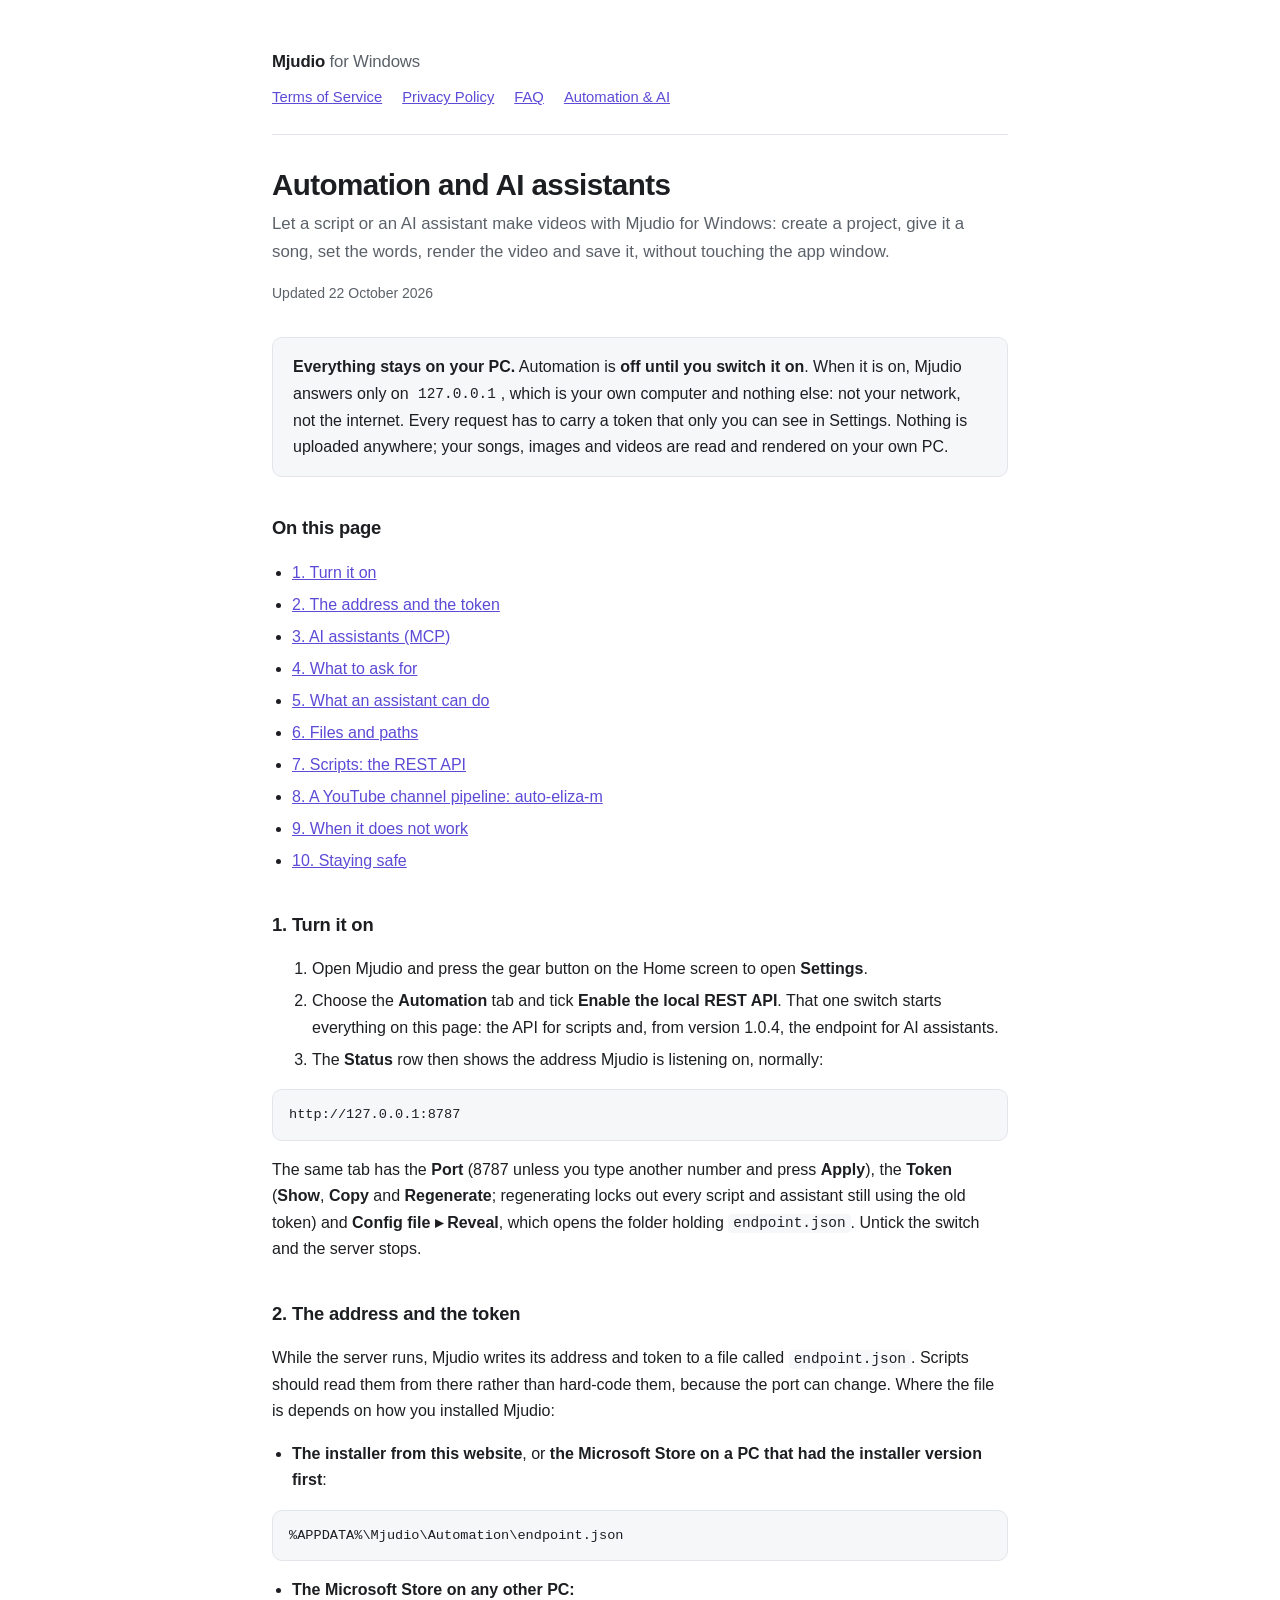
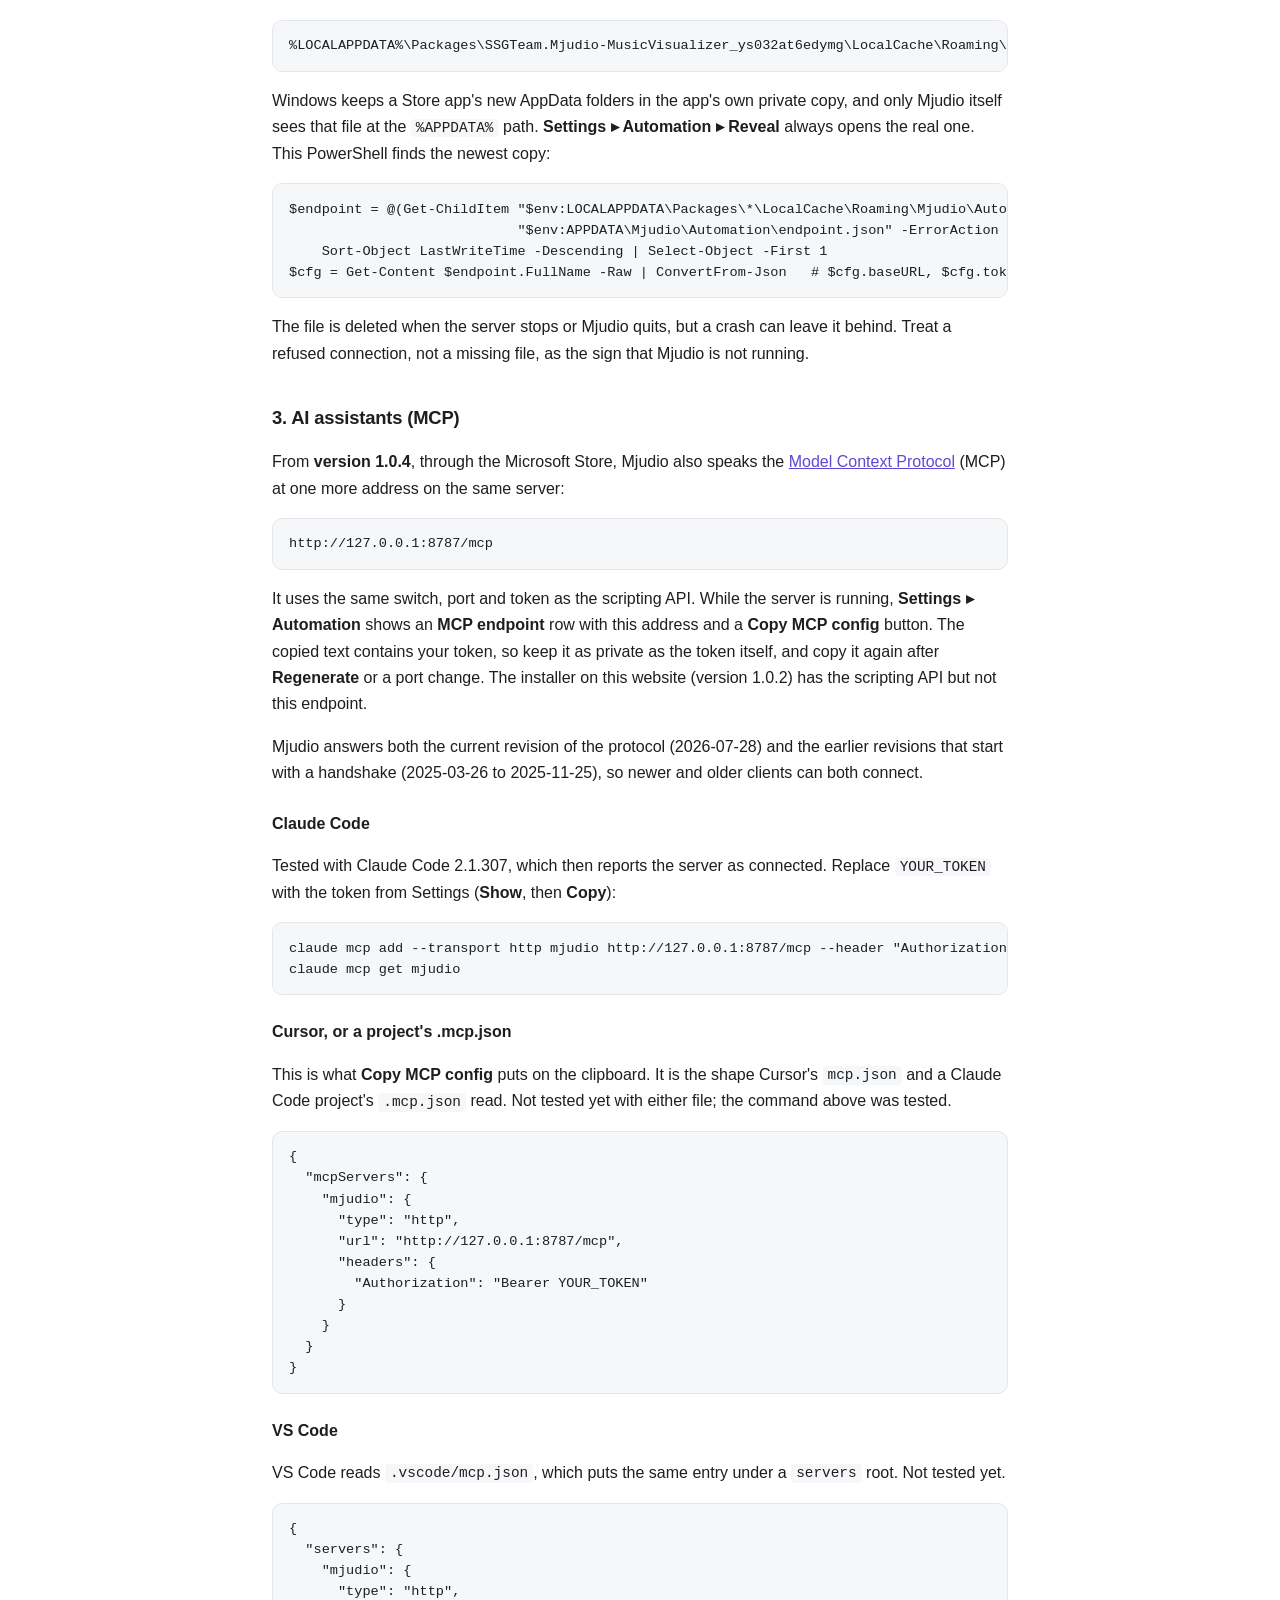
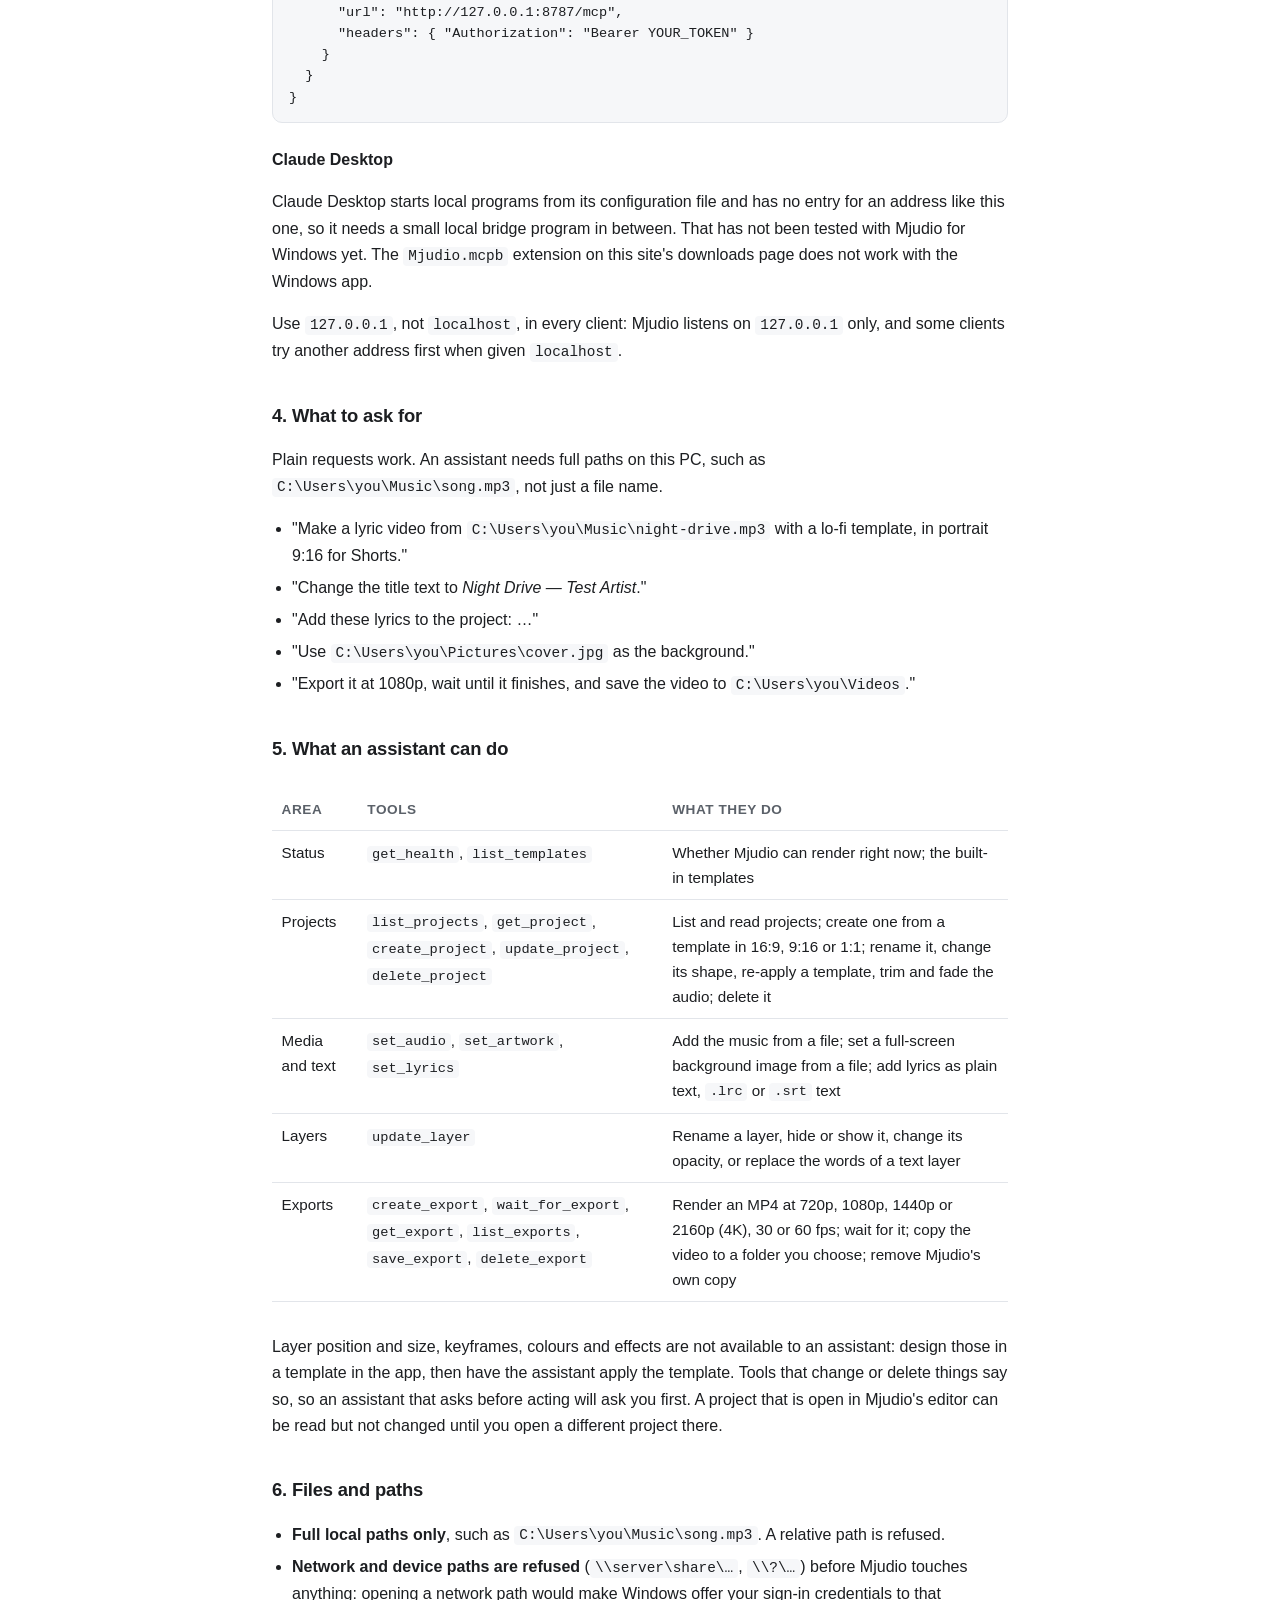
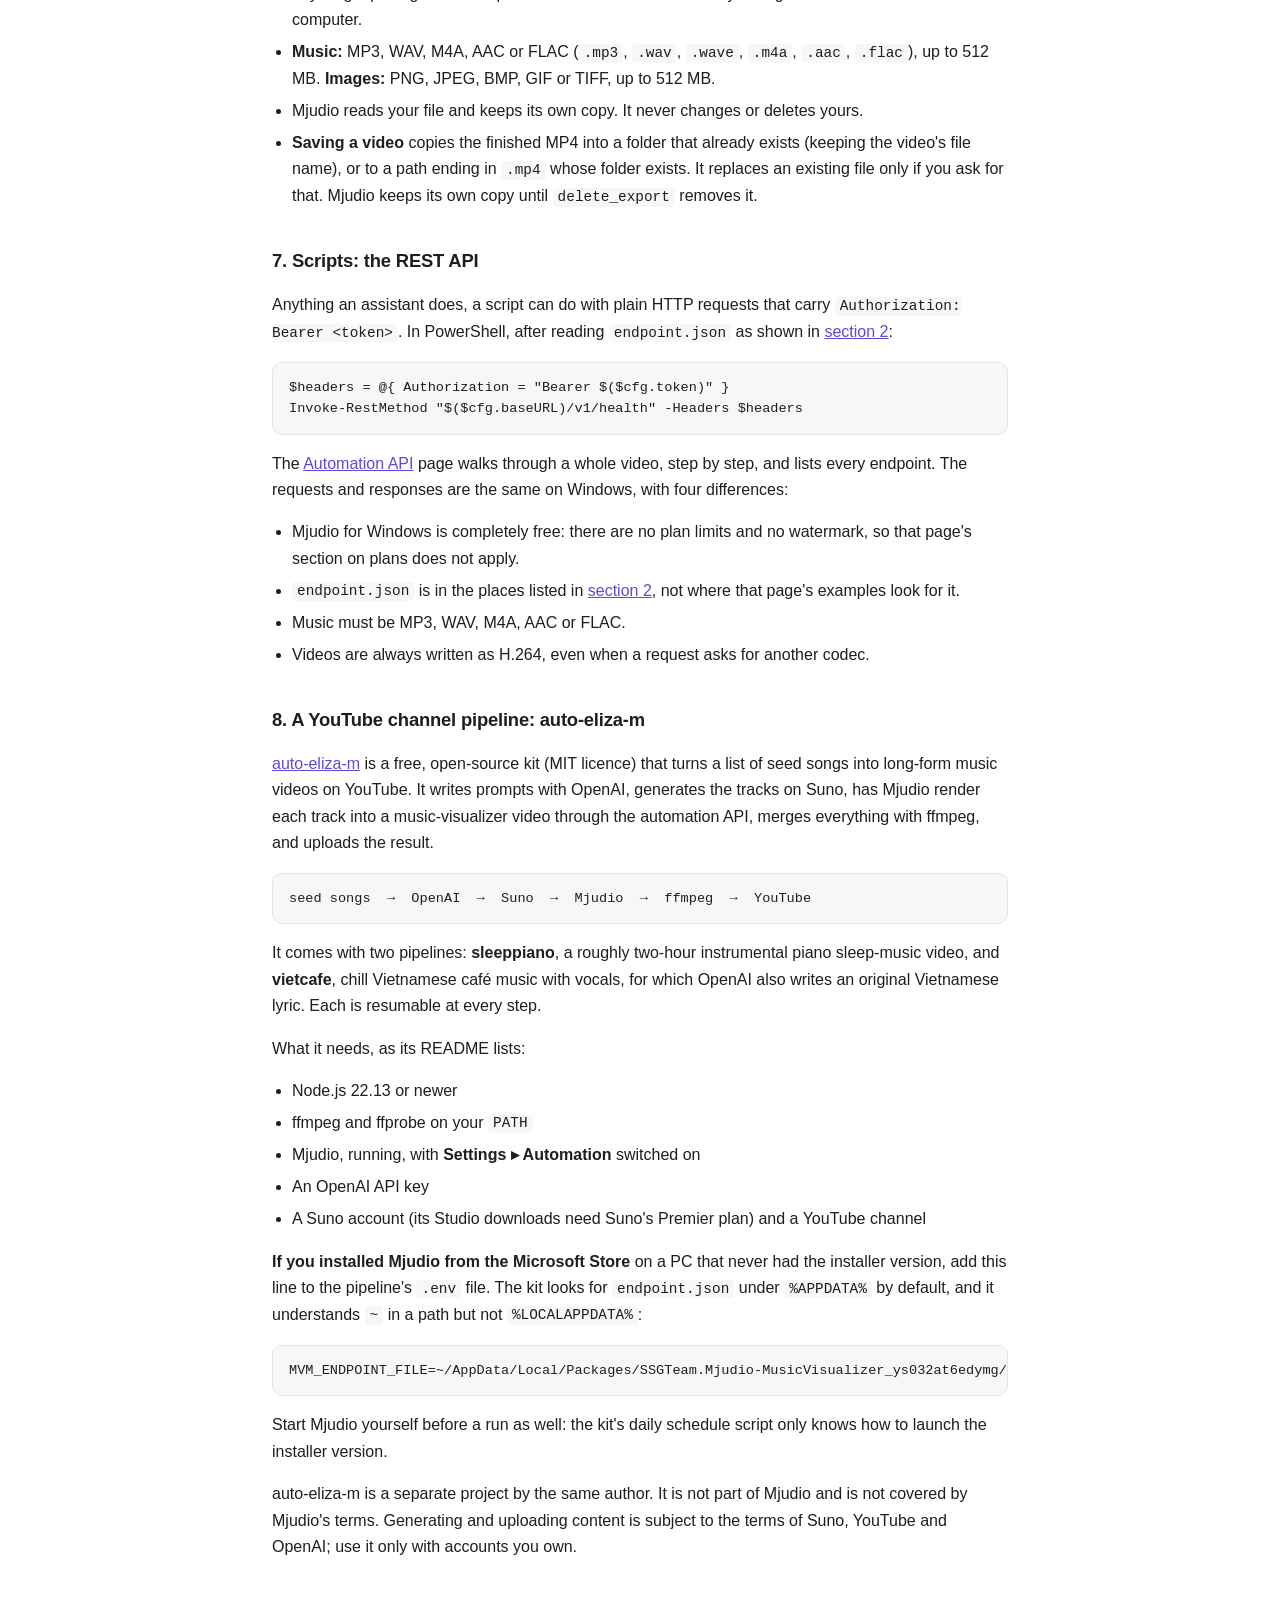
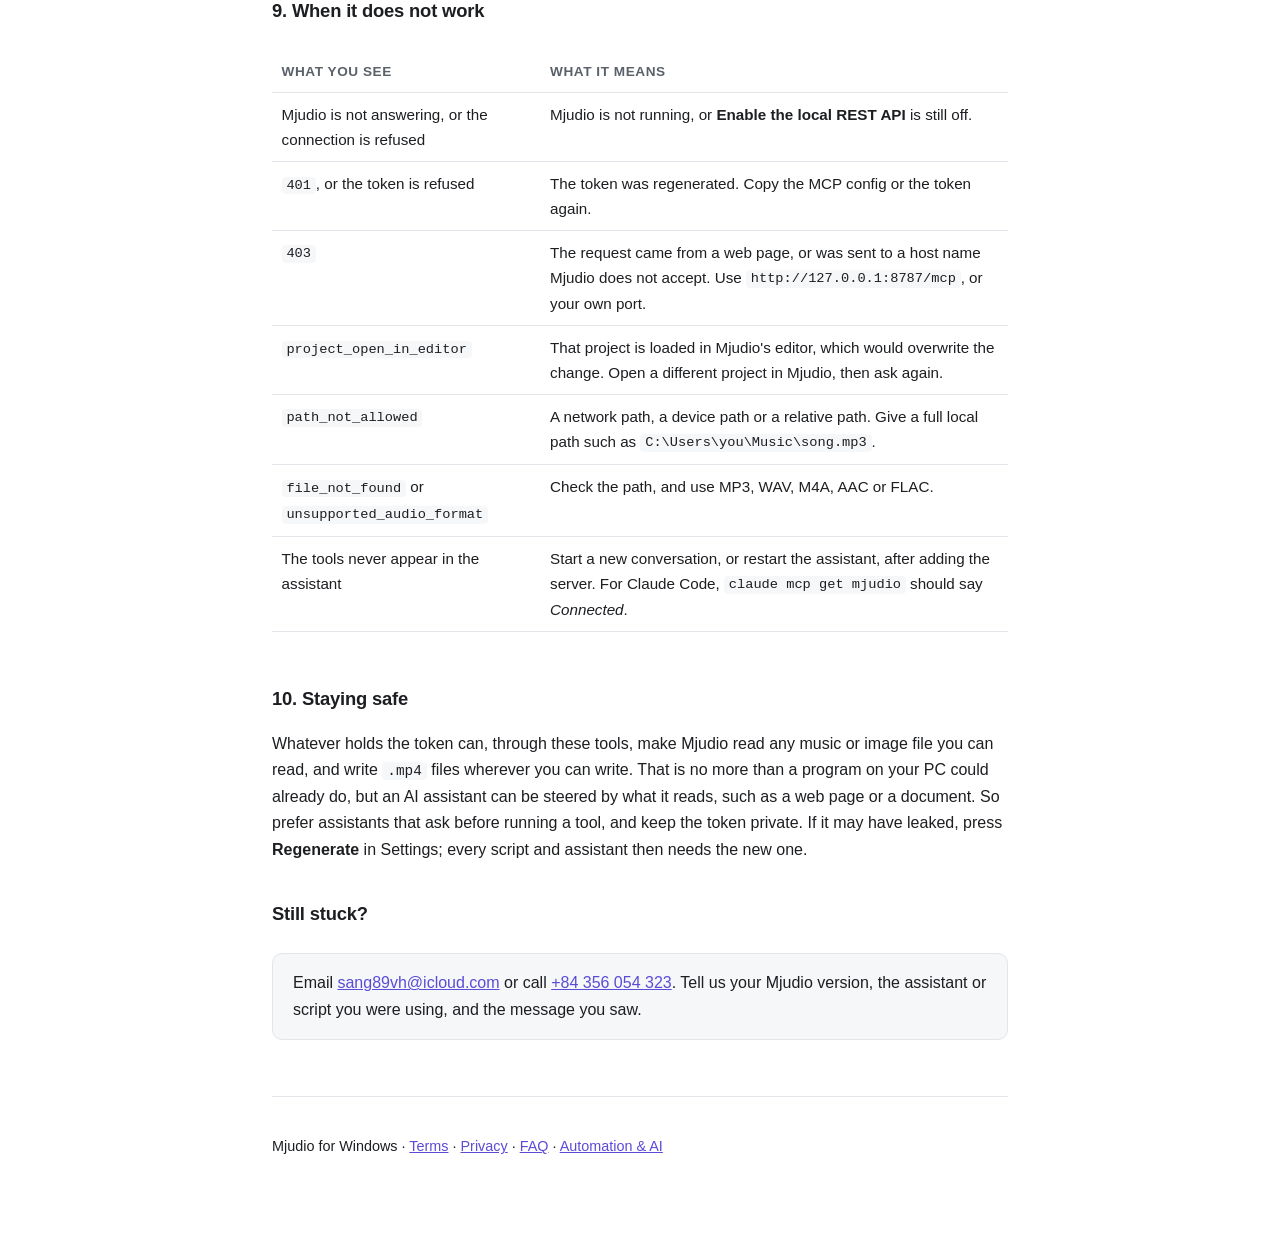
<file: windows/automation/index.html>
<!doctype html>
<html lang="en">
<head>
<meta charset="utf-8">
<meta name="viewport" content="width=device-width, initial-scale=1">
<title>Automation and AI assistants — Mjudio for Windows</title>
<link rel="stylesheet" href="../../style.css">
</head>
<body>
<div class="wrap">

<header>
  <a class="brand" href="../">Mjudio <span>for Windows</span></a>
  <nav class="pages">
    <a href="../terms/">Terms of Service</a>
    <a href="../privacy/">Privacy Policy</a>
    <a href="../faq/">FAQ</a>
    <a href="../automation/">Automation &amp; AI</a>
  </nav>
</header>

<h1>Automation and AI assistants</h1>
<p class="lede">Let a script or an AI assistant make videos with Mjudio for Windows: create a
project, give it a song, set the words, render the video and save it, without touching the app
window.</p>
<p class="updated">Updated 22 October 2026</p>

<div class="card">
  <p><strong>Everything stays on your PC.</strong> Automation is <strong>off until you switch it
  on</strong>. When it is on, Mjudio answers only on <code>127.0.0.1</code>, which is your own
  computer and nothing else: not your network, not the internet. Every request has to carry a
  token that only you can see in Settings. Nothing is uploaded anywhere; your songs, images and
  videos are read and rendered on your own PC.</p>
</div>

<h2>On this page</h2>
<ul>
  <li><a href="#turn-it-on">1. Turn it on</a></li>
  <li><a href="#connect">2. The address and the token</a></li>
  <li><a href="#mcp">3. AI assistants (MCP)</a></li>
  <li><a href="#ask">4. What to ask for</a></li>
  <li><a href="#tools">5. What an assistant can do</a></li>
  <li><a href="#paths">6. Files and paths</a></li>
  <li><a href="#scripts">7. Scripts: the REST API</a></li>
  <li><a href="#youtube">8. A YouTube channel pipeline: auto-eliza-m</a></li>
  <li><a href="#trouble">9. When it does not work</a></li>
  <li><a href="#safety">10. Staying safe</a></li>
</ul>

<h2 id="turn-it-on">1. Turn it on</h2>

<ol>
  <li>Open Mjudio and press the gear button on the Home screen to open
      <strong>Settings</strong>.</li>
  <li>Choose the <strong>Automation</strong> tab and tick <strong>Enable the local REST
      API</strong>. That one switch starts everything on this page: the API for scripts and,
      from version 1.0.4, the endpoint for AI assistants.</li>
  <li>The <strong>Status</strong> row then shows the address Mjudio is listening on, normally:</li>
</ol>

<pre><code>http://127.0.0.1:8787</code></pre>

<p>The same tab has the <strong>Port</strong> (8787 unless you type another number and press
<strong>Apply</strong>), the <strong>Token</strong> (<strong>Show</strong>, <strong>Copy</strong>
and <strong>Regenerate</strong>; regenerating locks out every script and assistant still using
the old token) and <strong>Config file ▸ Reveal</strong>, which opens the folder holding
<code>endpoint.json</code>. Untick the switch and the server stops.</p>

<h2 id="connect">2. The address and the token</h2>

<p>While the server runs, Mjudio writes its address and token to a file called
<code>endpoint.json</code>. Scripts should read them from there rather than hard-code them,
because the port can change. Where the file is depends on how you installed Mjudio:</p>

<ul>
  <li><strong>The installer from this website</strong>, or <strong>the Microsoft Store on a PC that
      had the installer version first</strong>:</li>
</ul>
<pre><code>%APPDATA%\Mjudio\Automation\endpoint.json</code></pre>
<ul>
  <li><strong>The Microsoft Store on any other PC:</strong></li>
</ul>
<pre><code>%LOCALAPPDATA%\Packages\SSGTeam.Mjudio-MusicVisualizer_ys032at6edymg\LocalCache\Roaming\Mjudio\Automation\endpoint.json</code></pre>

<p>Windows keeps a Store app's new AppData folders in the app's own private copy, and only
Mjudio itself sees that file at the <code>%APPDATA%</code> path. <strong>Settings ▸ Automation ▸
Reveal</strong> always opens the real one. This PowerShell finds the newest copy:</p>

<pre><code>$endpoint = @(Get-ChildItem "$env:LOCALAPPDATA\Packages\*\LocalCache\Roaming\Mjudio\Automation\endpoint.json",
                            "$env:APPDATA\Mjudio\Automation\endpoint.json" -ErrorAction SilentlyContinue) |
    Sort-Object LastWriteTime -Descending | Select-Object -First 1
$cfg = Get-Content $endpoint.FullName -Raw | ConvertFrom-Json   # $cfg.baseURL, $cfg.token</code></pre>

<p>The file is deleted when the server stops or Mjudio quits, but a crash can leave it behind.
Treat a refused connection, not a missing file, as the sign that Mjudio is not running.</p>

<h2 id="mcp">3. AI assistants (MCP)</h2>

<p>From <strong>version 1.0.4</strong>, through the Microsoft Store, Mjudio also speaks the
<a href="https://modelcontextprotocol.io">Model Context Protocol</a> (MCP) at one more address on
the same server:</p>

<pre><code>http://127.0.0.1:8787/mcp</code></pre>

<p>It uses the same switch, port and token as the scripting API. While the server is running,
<strong>Settings ▸ Automation</strong> shows an <strong>MCP endpoint</strong> row with this
address and a <strong>Copy MCP config</strong> button. The copied text contains your token, so
keep it as private as the token itself, and copy it again after <strong>Regenerate</strong> or a
port change. The installer on this website (version 1.0.2) has the scripting API but not this
endpoint.</p>

<p>Mjudio answers both the current revision of the protocol (2026-07-28) and the earlier
revisions that start with a handshake (2025-03-26 to 2025-11-25), so newer and older clients can
both connect.</p>

<h3>Claude Code</h3>

<p>Tested with Claude Code 2.1.307, which then reports the server as connected. Replace
<code>YOUR_TOKEN</code> with the token from Settings (<strong>Show</strong>, then
<strong>Copy</strong>):</p>

<pre><code>claude mcp add --transport http mjudio http://127.0.0.1:8787/mcp --header "Authorization: Bearer YOUR_TOKEN"
claude mcp get mjudio</code></pre>

<h3>Cursor, or a project's .mcp.json</h3>

<p>This is what <strong>Copy MCP config</strong> puts on the clipboard. It is the shape Cursor's
<code>mcp.json</code> and a Claude Code project's <code>.mcp.json</code> read. Not tested yet with
either file; the command above was tested.</p>

<pre><code>{
  "mcpServers": {
    "mjudio": {
      "type": "http",
      "url": "http://127.0.0.1:8787/mcp",
      "headers": {
        "Authorization": "Bearer YOUR_TOKEN"
      }
    }
  }
}</code></pre>

<h3>VS Code</h3>

<p>VS Code reads <code>.vscode/mcp.json</code>, which puts the same entry under a
<code>servers</code> root. Not tested yet.</p>

<pre><code>{
  "servers": {
    "mjudio": {
      "type": "http",
      "url": "http://127.0.0.1:8787/mcp",
      "headers": { "Authorization": "Bearer YOUR_TOKEN" }
    }
  }
}</code></pre>

<h3>Claude Desktop</h3>

<p>Claude Desktop starts local programs from its configuration file and has no entry for an
address like this one, so it needs a small local bridge program in between. That has not been
tested with Mjudio for Windows yet. The <code>Mjudio.mcpb</code> extension on this site's
downloads page does not work with the Windows app.</p>

<p>Use <code>127.0.0.1</code>, not <code>localhost</code>, in every client: Mjudio listens on
<code>127.0.0.1</code> only, and some clients try another address first when given
<code>localhost</code>.</p>

<h2 id="ask">4. What to ask for</h2>

<p>Plain requests work. An assistant needs full paths on this PC, such as
<code>C:\Users\you\Music\song.mp3</code>, not just a file name.</p>

<ul>
  <li>"Make a lyric video from <code>C:\Users\you\Music\night-drive.mp3</code> with a lo-fi
      template, in portrait 9:16 for Shorts."</li>
  <li>"Change the title text to <em>Night Drive — Test Artist</em>."</li>
  <li>"Add these lyrics to the project: …"</li>
  <li>"Use <code>C:\Users\you\Pictures\cover.jpg</code> as the background."</li>
  <li>"Export it at 1080p, wait until it finishes, and save the video to
      <code>C:\Users\you\Videos</code>."</li>
</ul>

<h2 id="tools">5. What an assistant can do</h2>

<div class="tablewrap">
<table>
  <tr><th>Area</th><th>Tools</th><th>What they do</th></tr>
  <tr><td>Status</td><td><code>get_health</code>, <code>list_templates</code></td>
      <td>Whether Mjudio can render right now; the built-in templates</td></tr>
  <tr><td>Projects</td><td><code>list_projects</code>, <code>get_project</code>,
      <code>create_project</code>, <code>update_project</code>, <code>delete_project</code></td>
      <td>List and read projects; create one from a template in 16:9, 9:16 or 1:1; rename it,
      change its shape, re-apply a template, trim and fade the audio; delete it</td></tr>
  <tr><td>Media and text</td><td><code>set_audio</code>, <code>set_artwork</code>,
      <code>set_lyrics</code></td>
      <td>Add the music from a file; set a full-screen background image from a file; add lyrics
      as plain text, <code>.lrc</code> or <code>.srt</code> text</td></tr>
  <tr><td>Layers</td><td><code>update_layer</code></td>
      <td>Rename a layer, hide or show it, change its opacity, or replace the words of a text
      layer</td></tr>
  <tr><td>Exports</td><td><code>create_export</code>, <code>wait_for_export</code>,
      <code>get_export</code>, <code>list_exports</code>, <code>save_export</code>,
      <code>delete_export</code></td>
      <td>Render an MP4 at 720p, 1080p, 1440p or 2160p (4K), 30 or 60 fps; wait for it; copy the
      video to a folder you choose; remove Mjudio's own copy</td></tr>
</table>
</div>

<p>Layer position and size, keyframes, colours and effects are not available to an assistant:
design those in a template in the app, then have the assistant apply the template. Tools that
change or delete things say so, so an assistant that asks before acting will ask you first. A
project that is open in Mjudio's editor can be read but not changed until you open a different
project there.</p>

<h2 id="paths">6. Files and paths</h2>

<ul>
  <li><strong>Full local paths only</strong>, such as <code>C:\Users\you\Music\song.mp3</code>.
      A relative path is refused.</li>
  <li><strong>Network and device paths are refused</strong> (<code>\\server\share\…</code>,
      <code>\\?\…</code>) before Mjudio touches anything: opening a network path would make
      Windows offer your sign-in credentials to that computer.</li>
  <li><strong>Music:</strong> MP3, WAV, M4A, AAC or FLAC (<code>.mp3</code>, <code>.wav</code>,
      <code>.wave</code>, <code>.m4a</code>, <code>.aac</code>, <code>.flac</code>), up to
      512 MB. <strong>Images:</strong> PNG, JPEG, BMP, GIF or TIFF, up to 512 MB.</li>
  <li>Mjudio reads your file and keeps its own copy. It never changes or deletes yours.</li>
  <li><strong>Saving a video</strong> copies the finished MP4 into a folder that already exists
      (keeping the video's file name), or to a path ending in <code>.mp4</code> whose folder
      exists. It replaces an existing file only if you ask for that. Mjudio keeps its own copy
      until <code>delete_export</code> removes it.</li>
</ul>

<h2 id="scripts">7. Scripts: the REST API</h2>

<p>Anything an assistant does, a script can do with plain HTTP requests that carry
<code>Authorization: Bearer &lt;token&gt;</code>. In PowerShell, after reading
<code>endpoint.json</code> as shown in <a href="#connect">section 2</a>:</p>

<pre><code>$headers = @{ Authorization = "Bearer $($cfg.token)" }
Invoke-RestMethod "$($cfg.baseURL)/v1/health" -Headers $headers</code></pre>

<p>The <a href="../../tutorial/">Automation API</a> page walks through a whole video, step by
step, and lists every endpoint. The requests and responses are the same on Windows, with four
differences:</p>

<ul>
  <li>Mjudio for Windows is completely free: there are no plan limits and no watermark, so that
      page's section on plans does not apply.</li>
  <li><code>endpoint.json</code> is in the places listed in <a href="#connect">section 2</a>, not
      where that page's examples look for it.</li>
  <li>Music must be MP3, WAV, M4A, AAC or FLAC.</li>
  <li>Videos are always written as H.264, even when a request asks for another codec.</li>
</ul>

<h2 id="youtube">8. A YouTube channel pipeline: auto-eliza-m</h2>

<p><a href="https://github.com/sang89vh/auto-eliza-m">auto-eliza-m</a> is a free, open-source
kit (MIT licence) that turns a list of seed songs into long-form music videos on YouTube. It
writes prompts with OpenAI, generates the tracks on Suno, has Mjudio render each track into a
music-visualizer video through the automation API, merges everything with ffmpeg, and uploads
the result.</p>

<pre><code>seed songs  →  OpenAI  →  Suno  →  Mjudio  →  ffmpeg  →  YouTube</code></pre>

<p>It comes with two pipelines: <strong>sleeppiano</strong>, a roughly two-hour instrumental
piano sleep-music video, and <strong>vietcafe</strong>, chill Vietnamese café music with vocals,
for which OpenAI also writes an original Vietnamese lyric. Each is resumable at every step.</p>

<p>What it needs, as its README lists:</p>
<ul>
  <li>Node.js 22.13 or newer</li>
  <li>ffmpeg and ffprobe on your <code>PATH</code></li>
  <li>Mjudio, running, with <strong>Settings ▸ Automation</strong> switched on</li>
  <li>An OpenAI API key</li>
  <li>A Suno account (its Studio downloads need Suno's Premier plan) and a YouTube channel</li>
</ul>

<p><strong>If you installed Mjudio from the Microsoft Store</strong> on a PC that never had the
installer version, add this line to the pipeline's <code>.env</code> file. The kit looks for
<code>endpoint.json</code> under <code>%APPDATA%</code> by default, and it understands
<code>~</code> in a path but not <code>%LOCALAPPDATA%</code>:</p>

<pre><code>MVM_ENDPOINT_FILE=~/AppData/Local/Packages/SSGTeam.Mjudio-MusicVisualizer_ys032at6edymg/LocalCache/Roaming/Mjudio/Automation/endpoint.json</code></pre>

<p>Start Mjudio yourself before a run as well: the kit's daily schedule script only knows how to
launch the installer version.</p>

<p>auto-eliza-m is a separate project by the same author. It is not part of Mjudio and is not
covered by Mjudio's terms. Generating and uploading content is subject to the terms of Suno,
YouTube and OpenAI; use it only with accounts you own.</p>

<h2 id="trouble">9. When it does not work</h2>

<div class="tablewrap">
<table>
  <tr><th>What you see</th><th>What it means</th></tr>
  <tr><td>Mjudio is not answering, or the connection is refused</td>
      <td>Mjudio is not running, or <strong>Enable the local REST API</strong> is still off.</td></tr>
  <tr><td><code>401</code>, or the token is refused</td>
      <td>The token was regenerated. Copy the MCP config or the token again.</td></tr>
  <tr><td><code>403</code></td>
      <td>The request came from a web page, or was sent to a host name Mjudio does not accept.
      Use <code>http://127.0.0.1:8787/mcp</code>, or your own port.</td></tr>
  <tr><td><code>project_open_in_editor</code></td>
      <td>That project is loaded in Mjudio's editor, which would overwrite the change. Open a
      different project in Mjudio, then ask again.</td></tr>
  <tr><td><code>path_not_allowed</code></td>
      <td>A network path, a device path or a relative path. Give a full local path such as
      <code>C:\Users\you\Music\song.mp3</code>.</td></tr>
  <tr><td><code>file_not_found</code> or <code>unsupported_audio_format</code></td>
      <td>Check the path, and use MP3, WAV, M4A, AAC or FLAC.</td></tr>
  <tr><td>The tools never appear in the assistant</td>
      <td>Start a new conversation, or restart the assistant, after adding the server. For
      Claude Code, <code>claude mcp get mjudio</code> should say <em>Connected</em>.</td></tr>
</table>
</div>

<h2 id="safety">10. Staying safe</h2>

<p>Whatever holds the token can, through these tools, make Mjudio read any music or image file
you can read, and write <code>.mp4</code> files wherever you can write. That is no more than a
program on your PC could already do, but an AI assistant can be steered by what it reads, such as
a web page or a document. So prefer assistants that ask before running a tool, and keep the
token private. If it may have leaked, press <strong>Regenerate</strong> in Settings; every
script and assistant then needs the new one.</p>

<h2>Still stuck?</h2>
<div class="card">
  <p>Email <a href="mailto:sang89vh@icloud.com">sang89vh@icloud.com</a> or call
  <a href="tel:+84356054323">+84 356 054 323</a>. Tell us your Mjudio version, the assistant or
  script you were using, and the message you saw.</p>
</div>

<footer>
  <p>Mjudio for Windows ·
     <a href="../terms/">Terms</a> ·
     <a href="../privacy/">Privacy</a> ·
     <a href="../faq/">FAQ</a> ·
     <a href="../automation/">Automation &amp; AI</a></p>
</footer>

</div>
</body>
</html>
</file>
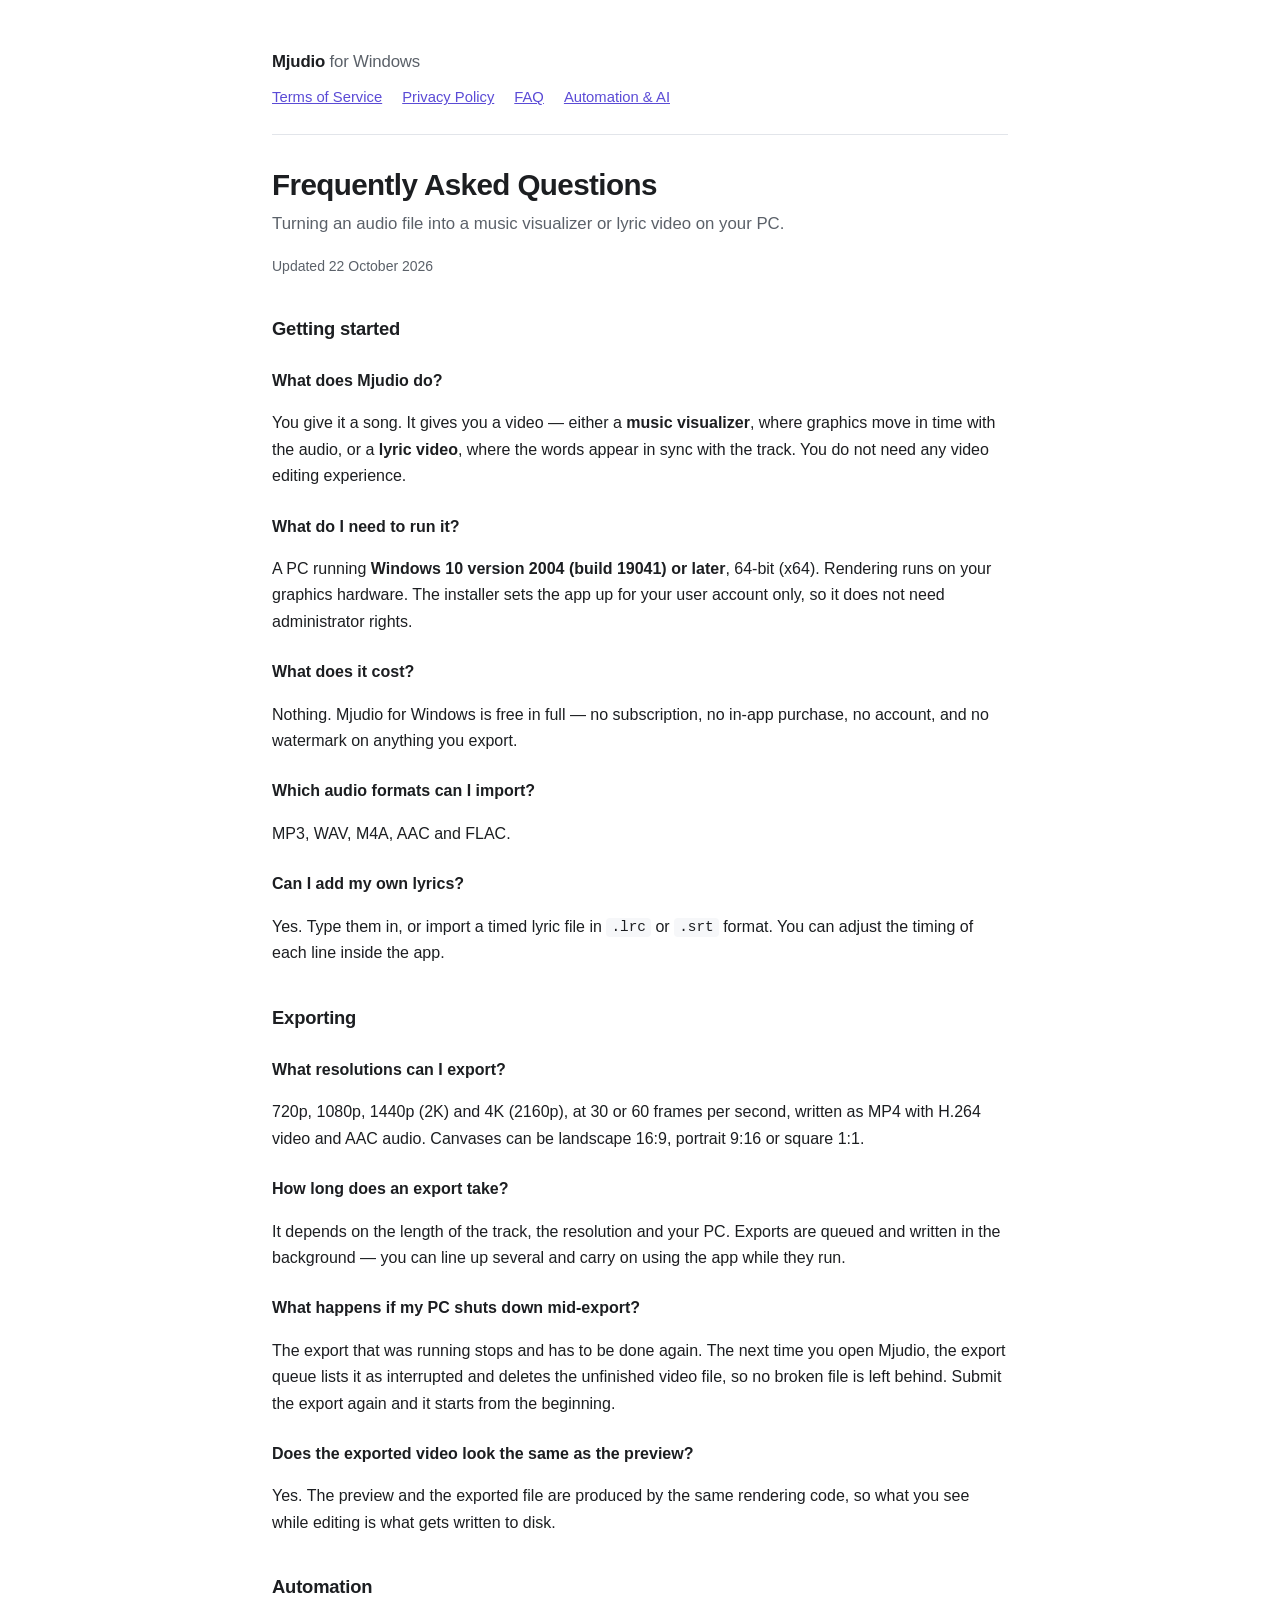
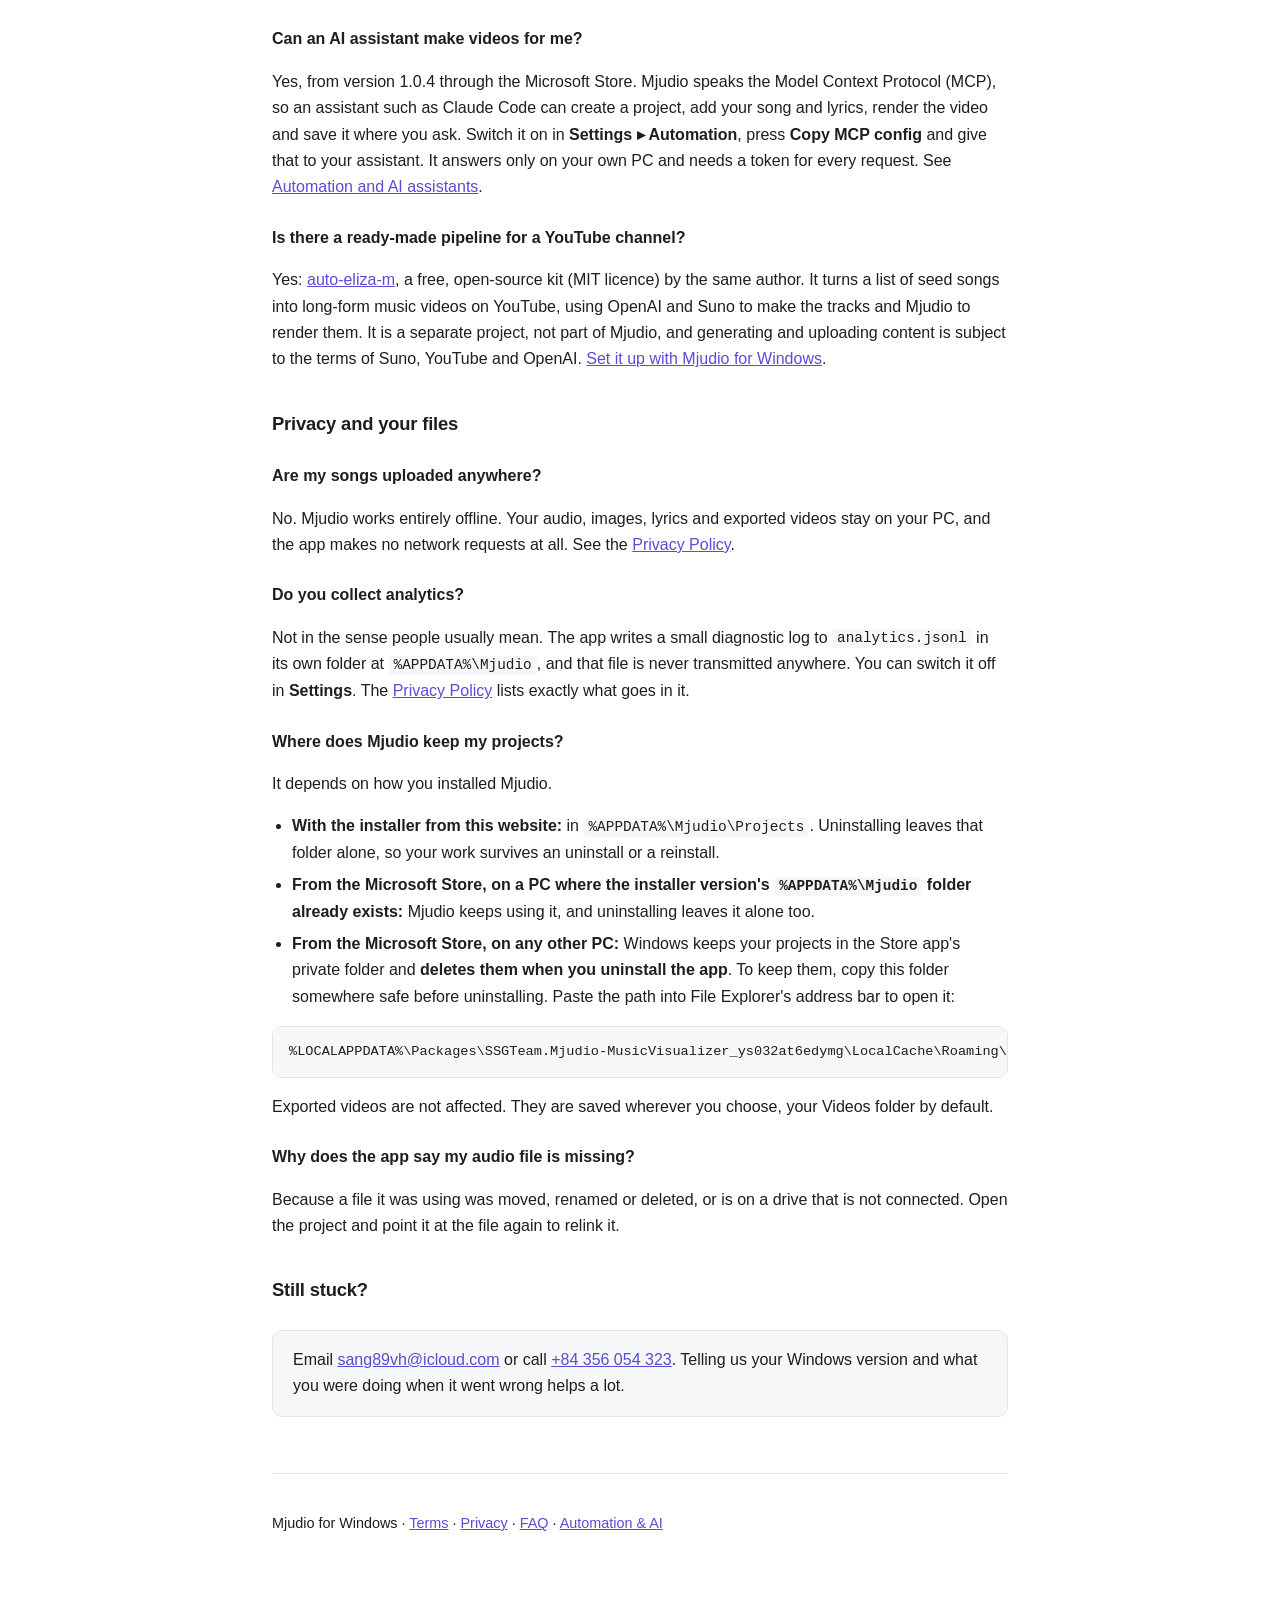
<file: windows/faq/index.html>
<!doctype html>
<html lang="en">
<head>
<meta charset="utf-8">
<meta name="viewport" content="width=device-width, initial-scale=1">
<title>FAQ — Mjudio for Windows</title>
<link rel="stylesheet" href="../../style.css">
</head>
<body>
<div class="wrap">

<header>
  <a class="brand" href="../">Mjudio <span>for Windows</span></a>
  <nav class="pages">
    <a href="../terms/">Terms of Service</a>
    <a href="../privacy/">Privacy Policy</a>
    <a href="../faq/">FAQ</a>
    <a href="../automation/">Automation &amp; AI</a>
  </nav>
</header>

<h1>Frequently Asked Questions</h1>
<p class="lede">Turning an audio file into a music visualizer or lyric video on your PC.</p>
<p class="updated">Updated 22 October 2026</p>

<h2>Getting started</h2>

<h3>What does Mjudio do?</h3>
<p>You give it a song. It gives you a video — either a <strong>music visualizer</strong>, where
graphics move in time with the audio, or a <strong>lyric video</strong>, where the words appear
in sync with the track. You do not need any video editing experience.</p>

<h3>What do I need to run it?</h3>
<p>A PC running <strong>Windows 10 version 2004 (build 19041) or later</strong>, 64-bit (x64).
Rendering runs on your graphics hardware. The installer sets the app up for your user account
only, so it does not need administrator rights.</p>

<h3>What does it cost?</h3>
<p>Nothing. Mjudio for Windows is free in full — no subscription, no in-app purchase, no
account, and no watermark on anything you export.</p>

<h3>Which audio formats can I import?</h3>
<p>MP3, WAV, M4A, AAC and FLAC.</p>

<h3>Can I add my own lyrics?</h3>
<p>Yes. Type them in, or import a timed lyric file in <code>.lrc</code> or <code>.srt</code>
format. You can adjust the timing of each line inside the app.</p>

<h2>Exporting</h2>

<h3>What resolutions can I export?</h3>
<p>720p, 1080p, 1440p (2K) and 4K (2160p), at 30 or 60 frames per second, written as MP4 with
H.264 video and AAC audio. Canvases can be landscape 16:9, portrait 9:16 or square 1:1.</p>

<h3>How long does an export take?</h3>
<p>It depends on the length of the track, the resolution and your PC. Exports are queued and
written in the background — you can line up several and carry on using the app while they
run.</p>

<h3>What happens if my PC shuts down mid-export?</h3>
<p>The export that was running stops and has to be done again. The next time you open
Mjudio, the export queue lists it as interrupted and deletes the unfinished video file, so no
broken file is left behind. Submit the export again and it starts from the beginning.</p>

<h3>Does the exported video look the same as the preview?</h3>
<p>Yes. The preview and the exported file are produced by the same rendering code, so what you
see while editing is what gets written to disk.</p>

<h2>Automation</h2>

<h3>Can an AI assistant make videos for me?</h3>
<p>Yes, from version 1.0.4 through the Microsoft Store. Mjudio speaks the Model Context Protocol
(MCP), so an assistant such as Claude Code can create a project, add your song and lyrics, render
the video and save it where you ask. Switch it on in <strong>Settings ▸ Automation</strong>, press
<strong>Copy MCP config</strong> and give that to your assistant. It answers only on your own PC
and needs a token for every request. See
<a href="../automation/">Automation and AI assistants</a>.</p>

<h3>Is there a ready-made pipeline for a YouTube channel?</h3>
<p>Yes: <a href="https://github.com/sang89vh/auto-eliza-m">auto-eliza-m</a>, a free, open-source
kit (MIT licence) by the same author. It turns a list of seed songs into long-form music videos on
YouTube, using OpenAI and Suno to make the tracks and Mjudio to render them. It is a separate
project, not part of Mjudio, and generating and uploading content is subject to the terms of Suno,
YouTube and OpenAI. <a href="../automation/#youtube">Set it up with Mjudio for Windows</a>.</p>

<h2>Privacy and your files</h2>

<h3>Are my songs uploaded anywhere?</h3>
<p>No. Mjudio works entirely offline. Your audio, images, lyrics and exported videos stay on
your PC, and the app makes no network requests at all. See the
<a href="../privacy/">Privacy Policy</a>.</p>

<h3>Do you collect analytics?</h3>
<p>Not in the sense people usually mean. The app writes a small diagnostic log to
<code>analytics.jsonl</code> in its own folder at <code>%APPDATA%\Mjudio</code>, and that file
is never transmitted anywhere. You can switch it off in <strong>Settings</strong>. The
<a href="../privacy/">Privacy Policy</a> lists exactly what goes in it.</p>

<h3 id="projects">Where does Mjudio keep my projects?</h3>
<p>It depends on how you installed Mjudio.</p>
<ul>
  <li><strong>With the installer from this website:</strong> in
      <code>%APPDATA%\Mjudio\Projects</code>. Uninstalling leaves that folder alone, so your
      work survives an uninstall or a reinstall.</li>
  <li><strong>From the Microsoft Store, on a PC where the installer version's
      <code>%APPDATA%\Mjudio</code> folder already exists:</strong> Mjudio keeps using it, and
      uninstalling leaves it alone too.</li>
  <li><strong>From the Microsoft Store, on any other PC:</strong> Windows keeps your projects
      in the Store app's private folder and <strong>deletes them when you uninstall the
      app</strong>. To keep them, copy this folder somewhere safe before uninstalling. Paste
      the path into File Explorer's address bar to open it:</li>
</ul>
<pre><code>%LOCALAPPDATA%\Packages\SSGTeam.Mjudio-MusicVisualizer_ys032at6edymg\LocalCache\Roaming\Mjudio\Projects</code></pre>
<p>Exported videos are not affected. They are saved wherever you choose, your Videos folder
by default.</p>

<h3>Why does the app say my audio file is missing?</h3>
<p>Because a file it was using was moved, renamed or deleted, or is on a drive that is not
connected. Open the project and point it at the file again to relink it.</p>

<h2>Still stuck?</h2>
<div class="card">
  <p>Email <a href="mailto:sang89vh@icloud.com">sang89vh@icloud.com</a> or call
  <a href="tel:+84356054323">+84 356 054 323</a>. Telling us your Windows version and what you
  were doing when it went wrong helps a lot.</p>
</div>

<footer>
  <p>Mjudio for Windows ·
     <a href="../terms/">Terms</a> ·
     <a href="../privacy/">Privacy</a> ·
     <a href="../faq/">FAQ</a> ·
     <a href="../automation/">Automation &amp; AI</a></p>
</footer>

</div>
</body>
</html>
</file>
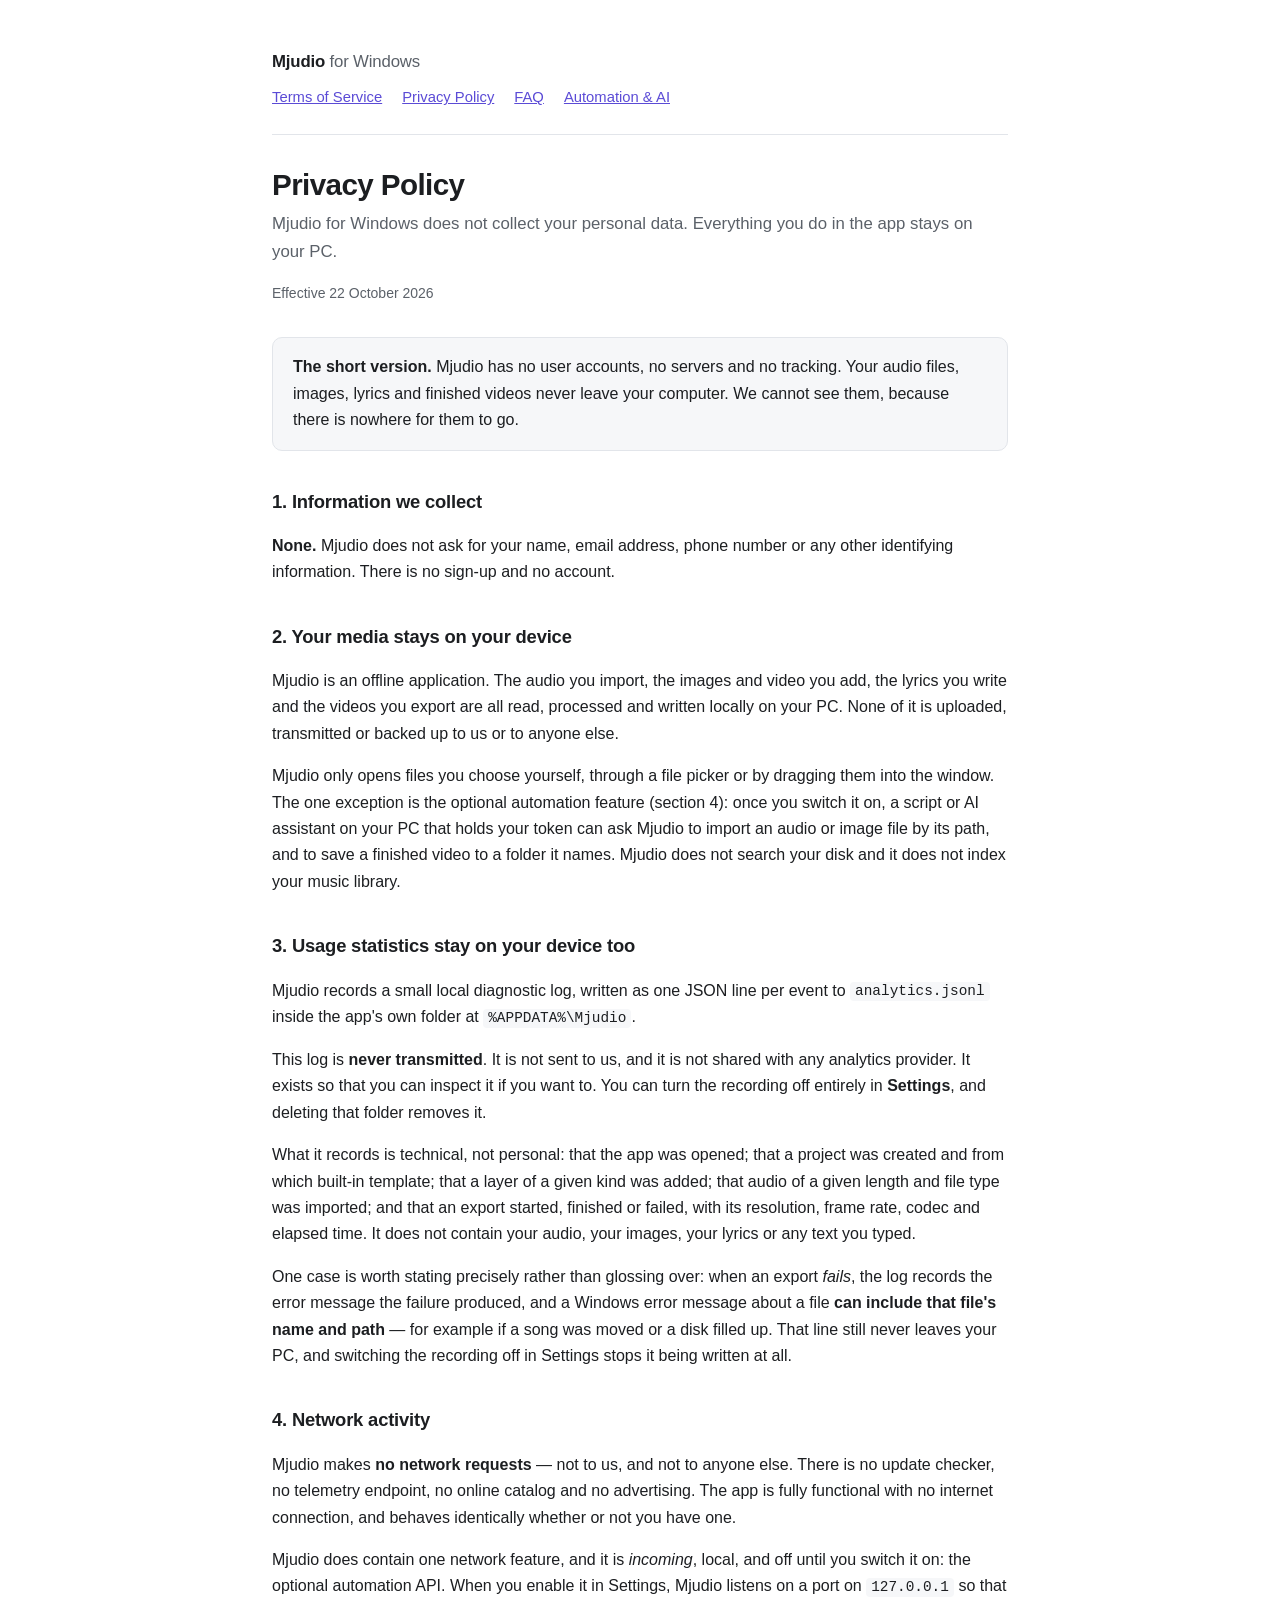
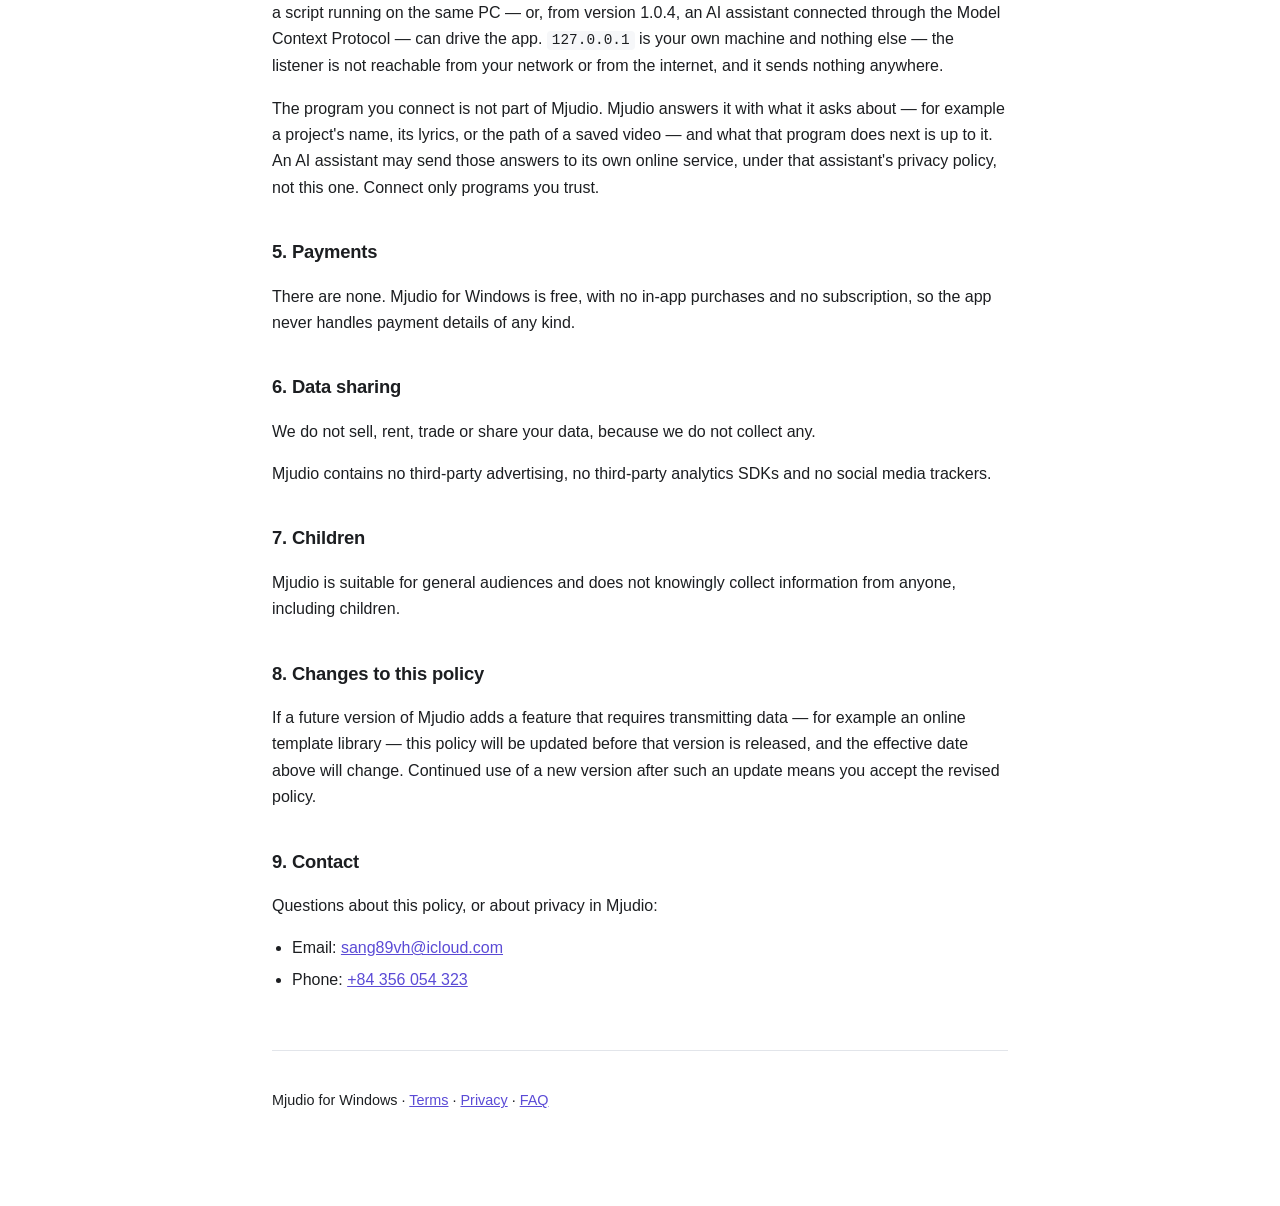
<file: windows/privacy/index.html>
<!doctype html>
<html lang="en">
<head>
<meta charset="utf-8">
<meta name="viewport" content="width=device-width, initial-scale=1">
<title>Privacy Policy — Mjudio for Windows</title>
<link rel="stylesheet" href="../../style.css">
</head>
<body>
<div class="wrap">

<header>
  <a class="brand" href="../">Mjudio <span>for Windows</span></a>
  <nav class="pages">
    <a href="../terms/">Terms of Service</a>
    <a href="../privacy/">Privacy Policy</a>
    <a href="../faq/">FAQ</a>
    <a href="../automation/">Automation &amp; AI</a>
  </nav>
</header>

<h1>Privacy Policy</h1>
<p class="lede">Mjudio for Windows does not collect your personal data. Everything you do in
the app stays on your PC.</p>
<p class="updated">Effective 22 October 2026</p>

<div class="card">
  <p><strong>The short version.</strong> Mjudio has no user accounts, no servers and no
  tracking. Your audio files, images, lyrics and finished videos never leave your computer.
  We cannot see them, because there is nowhere for them to go.</p>
</div>

<h2>1. Information we collect</h2>
<p><strong>None.</strong> Mjudio does not ask for your name, email address, phone number or
any other identifying information. There is no sign-up and no account.</p>

<h2>2. Your media stays on your device</h2>
<p>Mjudio is an offline application. The audio you import, the images and video you add, the
lyrics you write and the videos you export are all read, processed and written locally on
your PC. None of it is uploaded, transmitted or backed up to us or to anyone else.</p>
<p>Mjudio only opens files you choose yourself, through a file picker or by dragging them
into the window. The one exception is the optional automation feature (section 4): once you
switch it on, a script or AI assistant on your PC that holds your token can ask Mjudio to import
an audio or image file by its path, and to save a finished video to a folder it names. Mjudio
does not search your disk and it does not index your music library.</p>

<h2>3. Usage statistics stay on your device too</h2>
<p>Mjudio records a small local diagnostic log, written as one JSON line per event to
<code>analytics.jsonl</code> inside the app's own folder at <code>%APPDATA%\Mjudio</code>.</p>
<p>This log is <strong>never transmitted</strong>. It is not sent to us, and it is not shared
with any analytics provider. It exists so that you can inspect it if you want to. You can turn
the recording off entirely in <strong>Settings</strong>, and deleting that folder removes it.</p>
<p>What it records is technical, not personal: that the app was opened; that a project was
created and from which built-in template; that a layer of a given kind was added; that audio of
a given length and file type was imported; and that an export started, finished or failed, with
its resolution, frame rate, codec and elapsed time. It does not contain your audio, your images,
your lyrics or any text you typed.</p>
<p>One case is worth stating precisely rather than glossing over: when an export
<em>fails</em>, the log records the error message the failure produced, and a Windows error
message about a file <strong>can include that file's name and path</strong> — for example if a
song was moved or a disk filled up. That line still never leaves your PC, and switching the
recording off in Settings stops it being written at all.</p>

<h2>4. Network activity</h2>
<p>Mjudio makes <strong>no network requests</strong> — not to us, and not to anyone else. There
is no update checker, no telemetry endpoint, no online catalog and no advertising. The app is
fully functional with no internet connection, and behaves identically whether or not you have
one.</p>
<p>Mjudio does contain one network feature, and it is <em>incoming</em>, local, and off until
you switch it on: the optional automation API. When you enable it in Settings, Mjudio listens on
a port on <code>127.0.0.1</code> so that a script running on the same PC — or, from version
1.0.4, an AI assistant connected through the Model Context Protocol — can drive the app.
<code>127.0.0.1</code> is your own machine and nothing else — the listener is not reachable from
your network or from the internet, and it sends nothing anywhere.</p>
<p>The program you connect is not part of Mjudio. Mjudio answers it with what it asks about —
for example a project's name, its lyrics, or the path of a saved video — and what that program
does next is up to it. An AI assistant may send those answers to its own online service, under
that assistant's privacy policy, not this one. Connect only programs you trust.</p>

<h2>5. Payments</h2>
<p>There are none. Mjudio for Windows is free, with no in-app purchases and no subscription,
so the app never handles payment details of any kind.</p>

<h2>6. Data sharing</h2>
<p>We do not sell, rent, trade or share your data, because we do not collect any.</p>
<p>Mjudio contains no third-party advertising, no third-party analytics SDKs and no social
media trackers.</p>

<h2>7. Children</h2>
<p>Mjudio is suitable for general audiences and does not knowingly collect information from
anyone, including children.</p>

<h2>8. Changes to this policy</h2>
<p>If a future version of Mjudio adds a feature that requires transmitting data — for
example an online template library — this policy will be updated before that version is
released, and the effective date above will change. Continued use of a new version after such
an update means you accept the revised policy.</p>

<h2>9. Contact</h2>
<p>Questions about this policy, or about privacy in Mjudio:</p>
<ul>
  <li>Email: <a href="mailto:sang89vh@icloud.com">sang89vh@icloud.com</a></li>
  <li>Phone: <a href="tel:+84356054323">+84 356 054 323</a></li>
</ul>

<footer>
  <p>Mjudio for Windows ·
     <a href="../terms/">Terms</a> ·
     <a href="../privacy/">Privacy</a> ·
     <a href="../faq/">FAQ</a></p>
</footer>

</div>
</body>
</html>
</file>
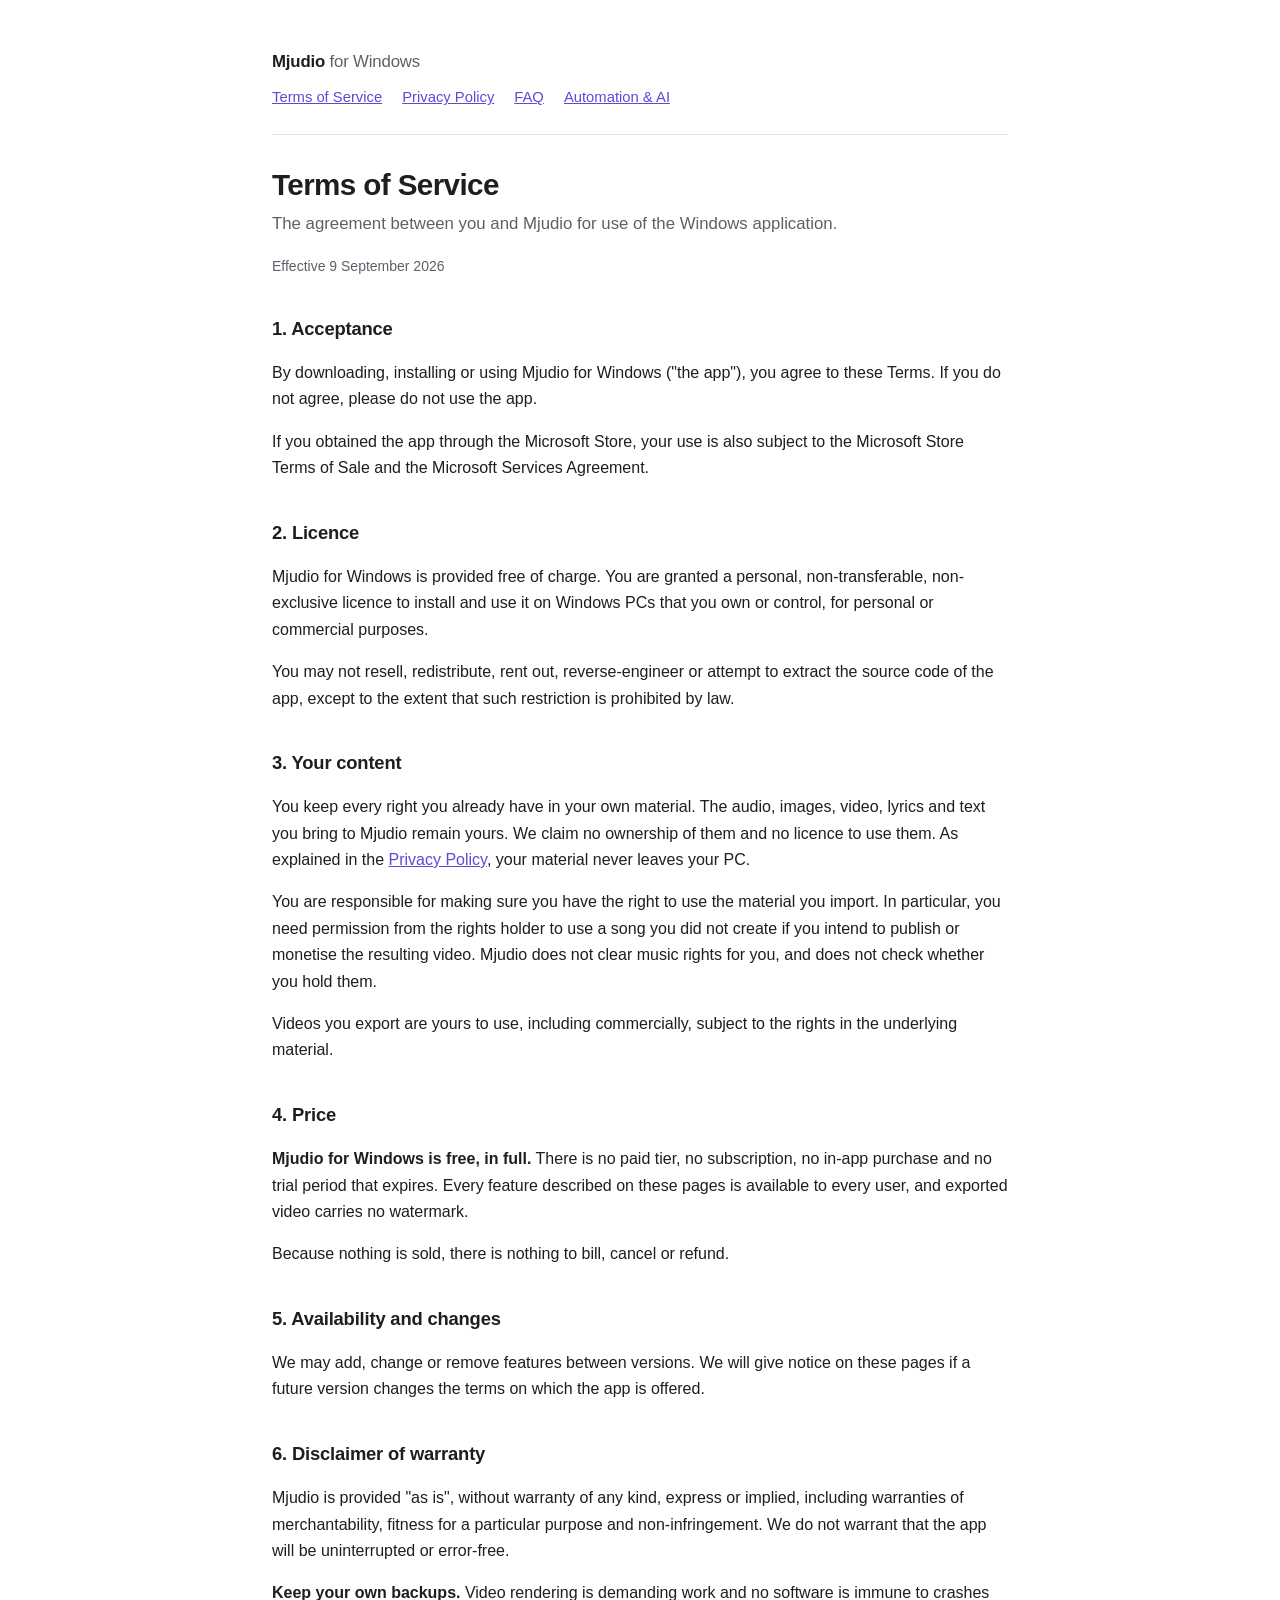
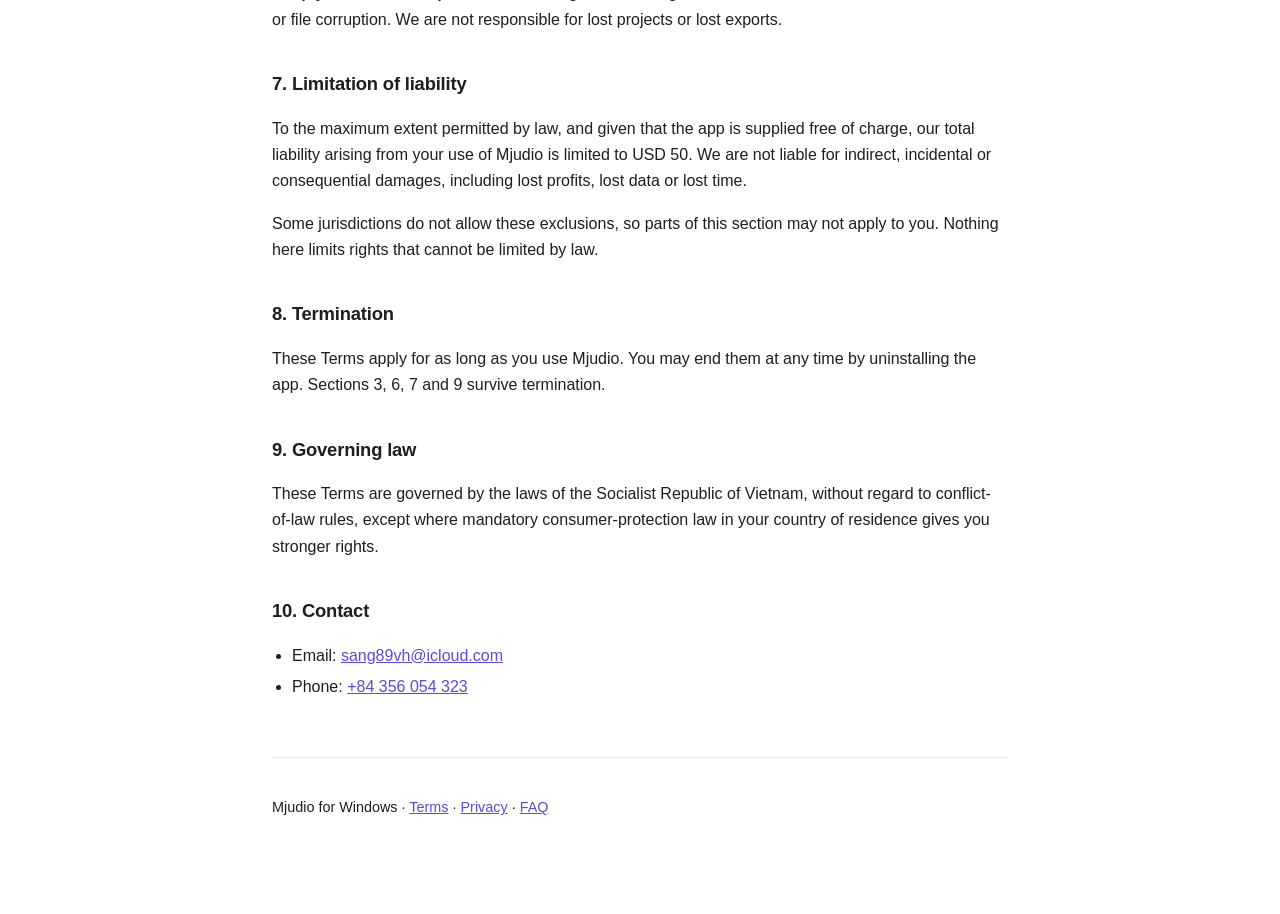
<file: windows/terms/index.html>
<!doctype html>
<html lang="en">
<head>
<meta charset="utf-8">
<meta name="viewport" content="width=device-width, initial-scale=1">
<title>Terms of Service — Mjudio for Windows</title>
<link rel="stylesheet" href="../../style.css">
</head>
<body>
<div class="wrap">

<header>
  <a class="brand" href="../">Mjudio <span>for Windows</span></a>
  <nav class="pages">
    <a href="../terms/">Terms of Service</a>
    <a href="../privacy/">Privacy Policy</a>
    <a href="../faq/">FAQ</a>
    <a href="../automation/">Automation &amp; AI</a>
  </nav>
</header>

<h1>Terms of Service</h1>
<p class="lede">The agreement between you and Mjudio for use of the Windows application.</p>
<p class="updated">Effective 9 September 2026</p>

<h2>1. Acceptance</h2>
<p>By downloading, installing or using Mjudio for Windows ("the app"), you agree to these
Terms. If you do not agree, please do not use the app.</p>
<p>If you obtained the app through the Microsoft Store, your use is also subject to the
Microsoft Store Terms of Sale and the Microsoft Services Agreement.</p>

<h2>2. Licence</h2>
<p>Mjudio for Windows is provided free of charge. You are granted a personal,
non-transferable, non-exclusive licence to install and use it on Windows PCs that you own or
control, for personal or commercial purposes.</p>
<p>You may not resell, redistribute, rent out, reverse-engineer or attempt to extract the
source code of the app, except to the extent that such restriction is prohibited by law.</p>

<h2>3. Your content</h2>
<p>You keep every right you already have in your own material. The audio, images, video,
lyrics and text you bring to Mjudio remain yours. We claim no ownership of them and no licence
to use them. As explained in the <a href="../privacy/">Privacy Policy</a>, your material never
leaves your PC.</p>
<p>You are responsible for making sure you have the right to use the material you import. In
particular, you need permission from the rights holder to use a song you did not create if you
intend to publish or monetise the resulting video. Mjudio does not clear music rights for you,
and does not check whether you hold them.</p>
<p>Videos you export are yours to use, including commercially, subject to the rights in the
underlying material.</p>

<h2>4. Price</h2>
<p><strong>Mjudio for Windows is free, in full.</strong> There is no paid tier, no
subscription, no in-app purchase and no trial period that expires. Every feature described on
these pages is available to every user, and exported video carries no watermark.</p>
<p>Because nothing is sold, there is nothing to bill, cancel or refund.</p>

<h2>5. Availability and changes</h2>
<p>We may add, change or remove features between versions. We will give notice on these pages
if a future version changes the terms on which the app is offered.</p>

<h2>6. Disclaimer of warranty</h2>
<p>Mjudio is provided "as is", without warranty of any kind, express or implied, including
warranties of merchantability, fitness for a particular purpose and non-infringement. We do
not warrant that the app will be uninterrupted or error-free.</p>
<p><strong>Keep your own backups.</strong> Video rendering is demanding work and no software
is immune to crashes or file corruption. We are not responsible for lost projects or lost
exports.</p>

<h2>7. Limitation of liability</h2>
<p>To the maximum extent permitted by law, and given that the app is supplied free of charge,
our total liability arising from your use of Mjudio is limited to USD 50. We are not liable
for indirect, incidental or consequential damages, including lost profits, lost data or lost
time.</p>
<p>Some jurisdictions do not allow these exclusions, so parts of this section may not apply to
you. Nothing here limits rights that cannot be limited by law.</p>

<h2>8. Termination</h2>
<p>These Terms apply for as long as you use Mjudio. You may end them at any time by
uninstalling the app. Sections 3, 6, 7 and 9 survive termination.</p>

<h2>9. Governing law</h2>
<p>These Terms are governed by the laws of the Socialist Republic of Vietnam, without regard
to conflict-of-law rules, except where mandatory consumer-protection law in your country of
residence gives you stronger rights.</p>

<h2>10. Contact</h2>
<ul>
  <li>Email: <a href="mailto:sang89vh@icloud.com">sang89vh@icloud.com</a></li>
  <li>Phone: <a href="tel:+84356054323">+84 356 054 323</a></li>
</ul>

<footer>
  <p>Mjudio for Windows ·
     <a href="../terms/">Terms</a> ·
     <a href="../privacy/">Privacy</a> ·
     <a href="../faq/">FAQ</a></p>
</footer>

</div>
</body>
</html>
</file>
<file: style.css>
/* Shared styling for the Mjudio support pages. Plain CSS, no build step: these
   pages are served straight off GitHub Pages and must render with no network. */
:root {
  --bg: #ffffff;
  --surface: #f6f7f9;
  --text: #1c1e21;
  --muted: #5b6169;
  --rule: #e2e5ea;
  --accent: #5b4bd6;
}
@media (prefers-color-scheme: dark) {
  :root {
    --bg: #14151a;
    --surface: #1d1f26;
    --text: #ecedf0;
    --muted: #a2a8b4;
    --rule: #2c2f38;
    --accent: #9c8cff;
  }
}
* { box-sizing: border-box; }
body {
  margin: 0;
  padding: 0 1.25rem 5rem;
  background: var(--bg);
  color: var(--text);
  font: 16px/1.65 -apple-system, BlinkMacSystemFont, "Segoe UI", Roboto, Helvetica, Arial, sans-serif;
  -webkit-text-size-adjust: 100%;
}
.wrap { max-width: 46rem; margin: 0 auto; }
header { padding: 3rem 0 1.5rem; border-bottom: 1px solid var(--rule); margin-bottom: 2rem; }
.brand { font-size: 1.05rem; font-weight: 600; letter-spacing: -0.01em; text-decoration: none; color: var(--text); }
.brand span { color: var(--muted); font-weight: 400; }
h1 { font-size: 1.85rem; line-height: 1.25; letter-spacing: -0.02em; margin: 1.5rem 0 0.4rem; }
h2 { font-size: 1.15rem; letter-spacing: -0.01em; margin: 2.25rem 0 0.6rem; }
h3 { font-size: 1rem; margin: 1.5rem 0 0.35rem; }
p, li { color: var(--text); }
.lede { color: var(--muted); font-size: 1.05rem; margin-top: 0; }
.updated { color: var(--muted); font-size: 0.875rem; margin: 0 0 2rem; }
a { color: var(--accent); }
ul { padding-left: 1.25rem; }
li { margin: 0.35rem 0; }
code { background: var(--surface); padding: 0.1em 0.35em; border-radius: 4px; font-size: 0.9em; }
pre {
  background: var(--surface);
  border: 1px solid var(--rule);
  border-radius: 10px;
  padding: 0.9rem 1rem;
  margin: 1rem 0;
  overflow-x: auto;
  font-size: 0.85rem;
  line-height: 1.55;
}
pre code { background: none; padding: 0; font-size: inherit; }
.card { background: var(--surface); border: 1px solid var(--rule); border-radius: 10px; padding: 1rem 1.25rem; margin: 1.5rem 0; }
.card p:last-child { margin-bottom: 0; }
.card p:first-child { margin-top: 0; }
table { width: 100%; border-collapse: collapse; margin: 1rem 0; font-size: 0.95rem; }
th, td { text-align: left; padding: 0.55rem 0.6rem; border-bottom: 1px solid var(--rule); vertical-align: top; }
th { color: var(--muted); font-weight: 600; font-size: 0.85rem; text-transform: uppercase; letter-spacing: 0.04em; }
.tablewrap { overflow-x: auto; }
nav.pages { display: flex; flex-wrap: wrap; gap: 0.4rem 1.25rem; margin-top: 0.6rem; }
nav.pages a { font-size: 0.925rem; }
footer { margin-top: 3.5rem; padding-top: 1.5rem; border-top: 1px solid var(--rule); color: var(--muted); font-size: 0.9rem; }
footer a { color: var(--accent); }
/* A call-to-action link. Text uses --bg so it keeps contrast in both themes:
   white on the light theme's accent, near-black on the dark theme's lighter accent. */
a.button {
  display: inline-block;
  padding: 0.6rem 1.15rem;
  border-radius: 8px;
  background: var(--accent);
  color: var(--bg);
  font-weight: 600;
  text-decoration: none;
}
a.button:hover { filter: brightness(1.08); }
</file>
